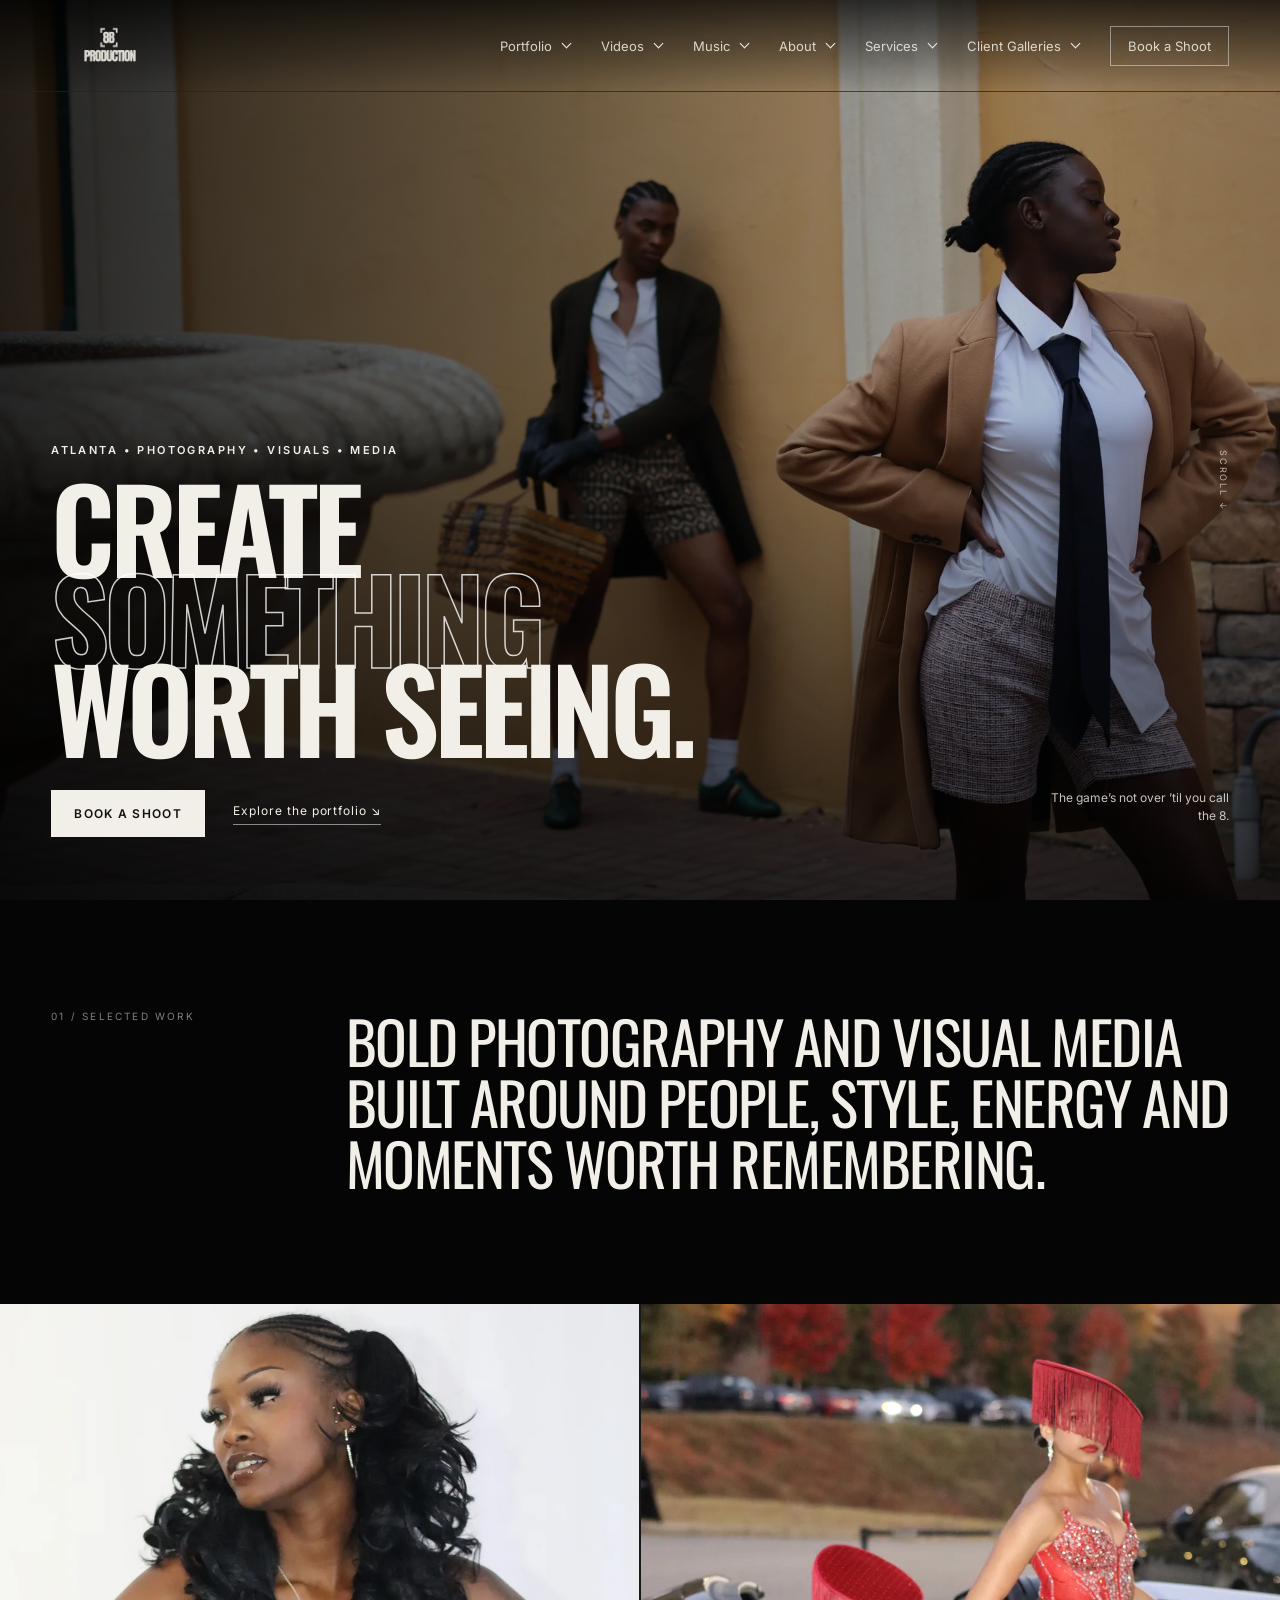
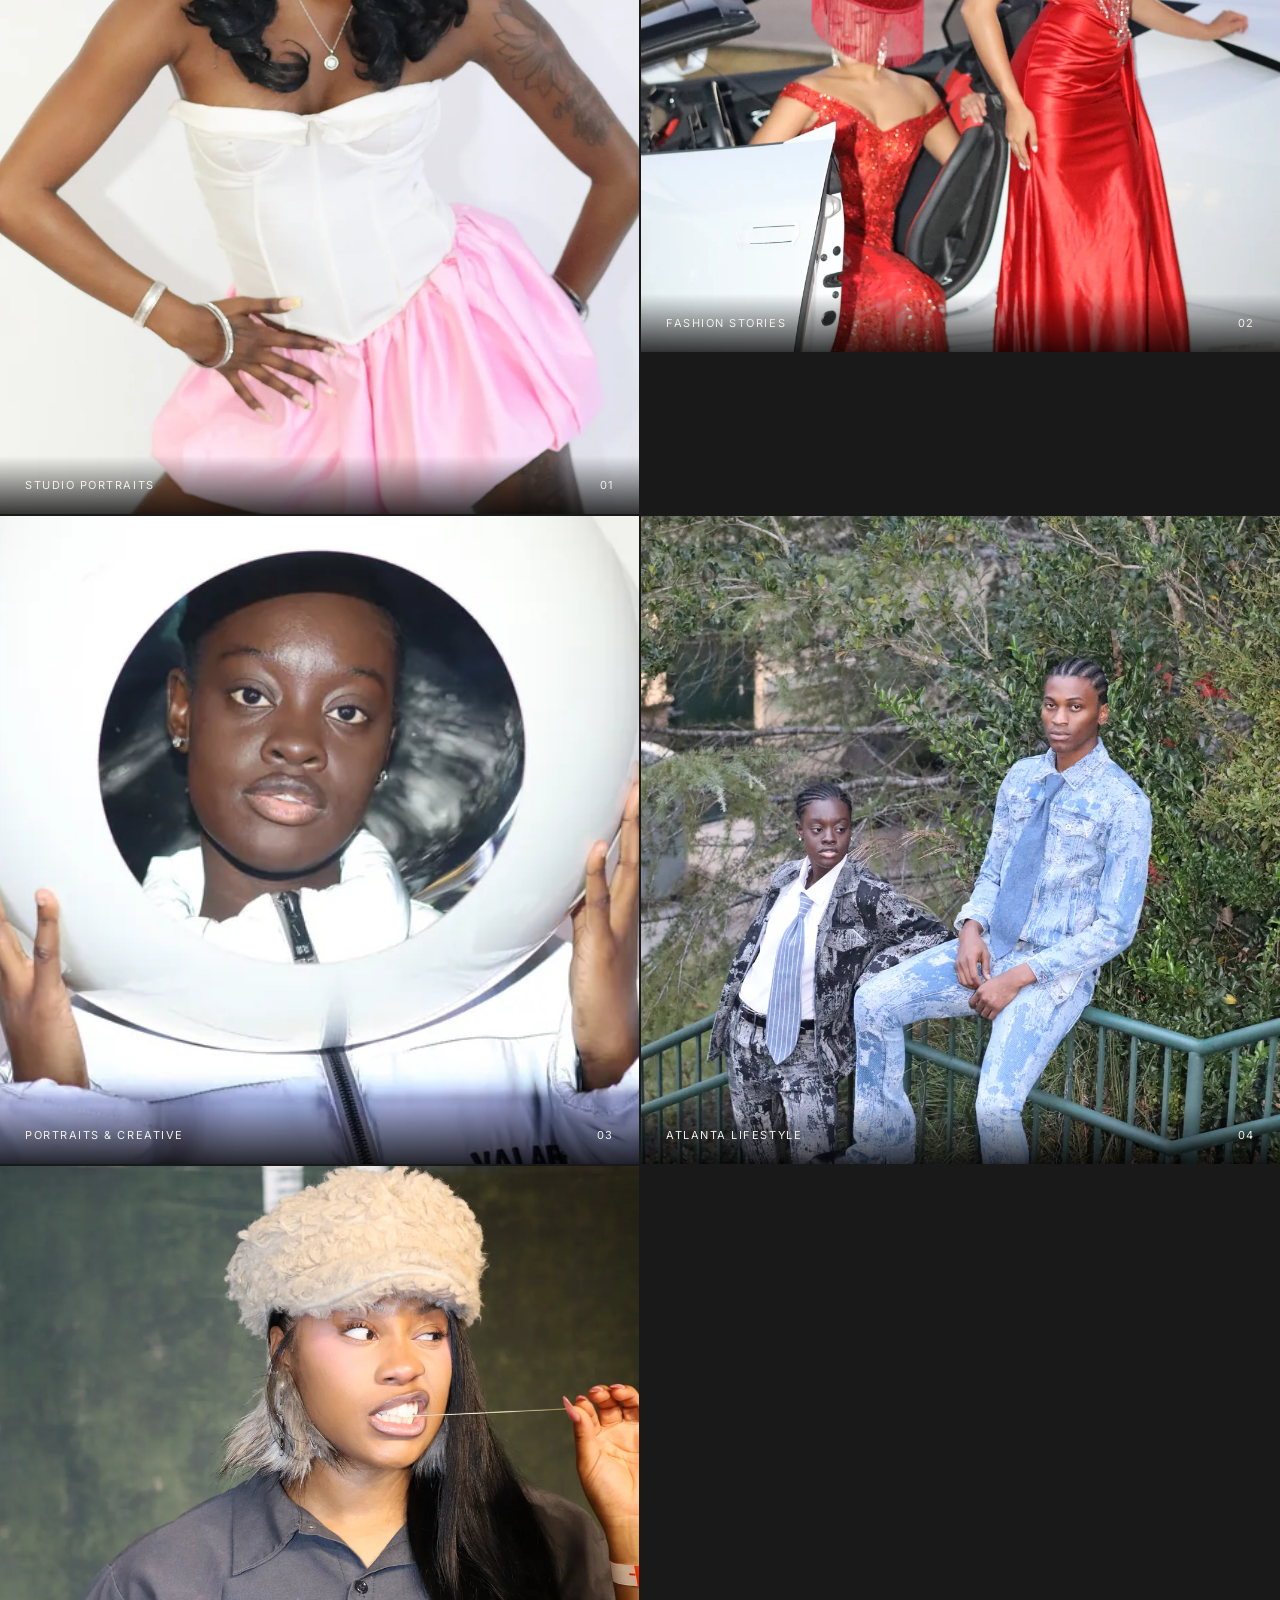
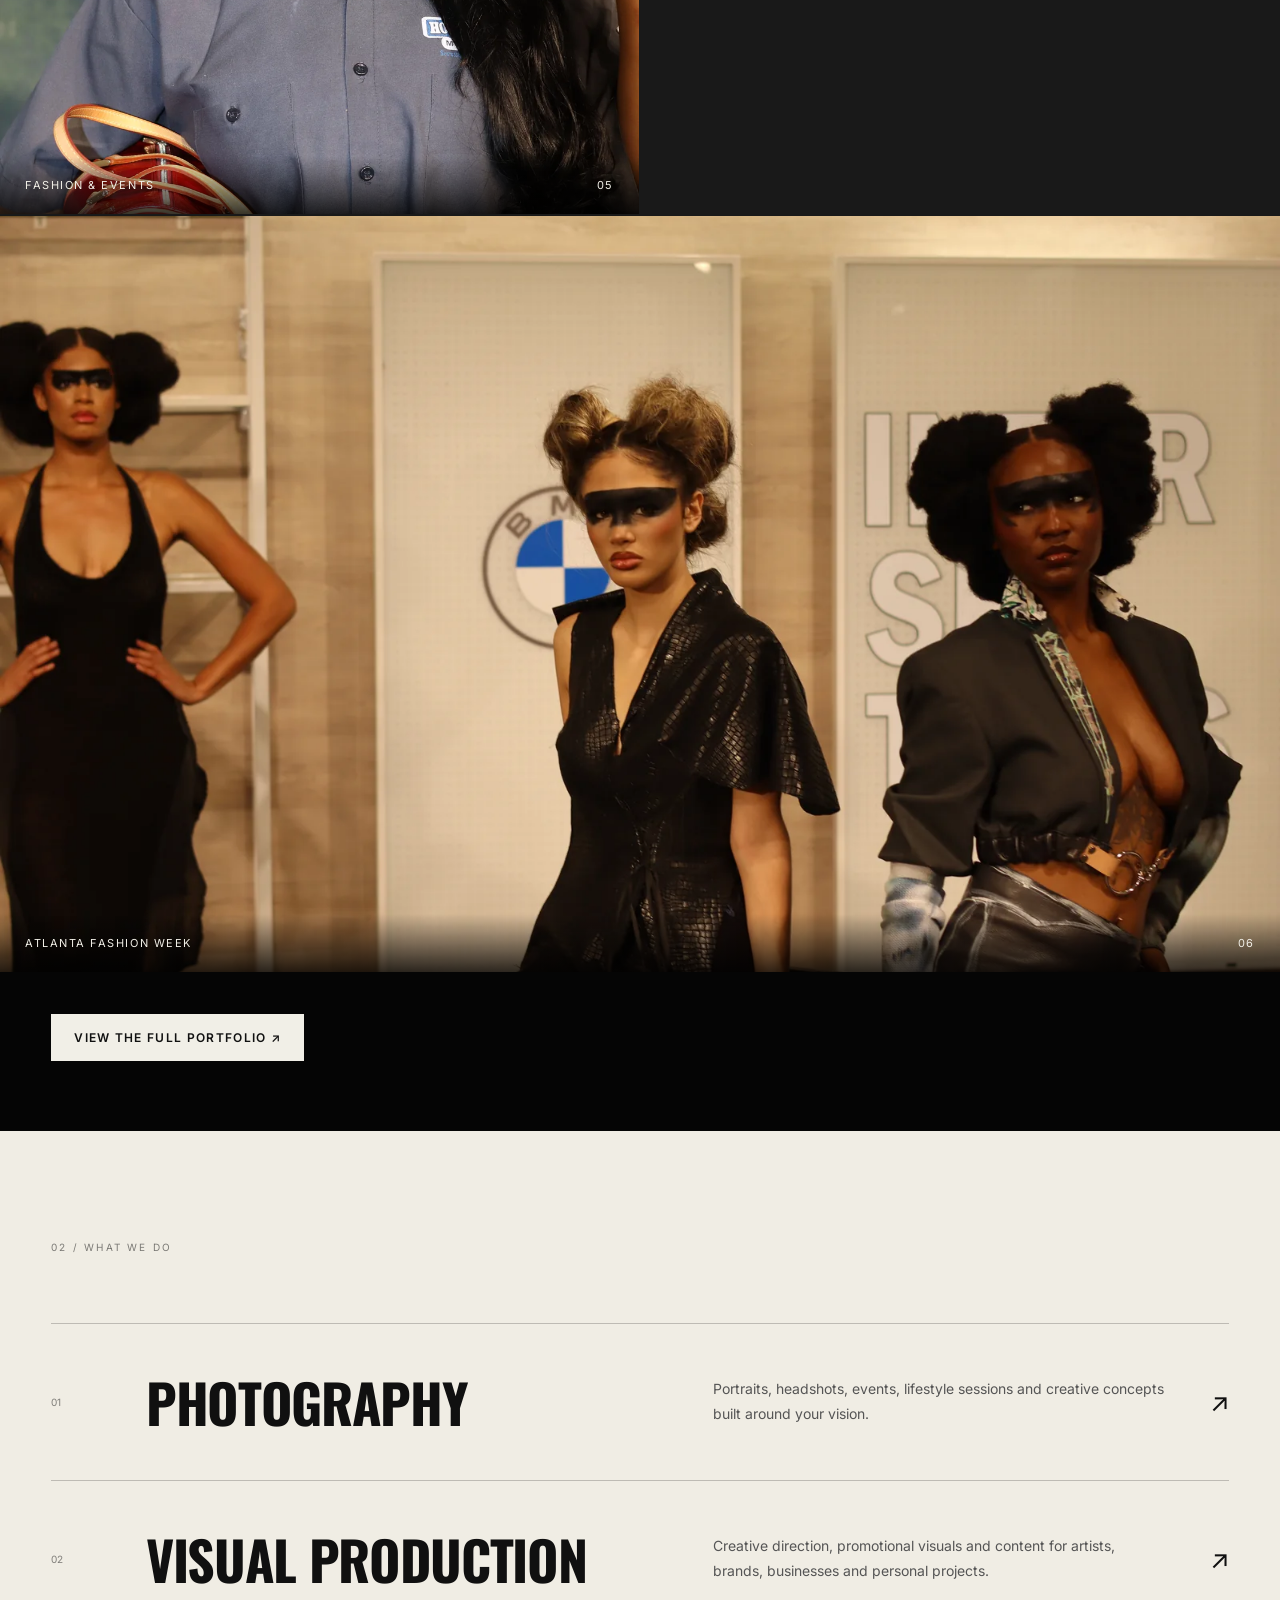
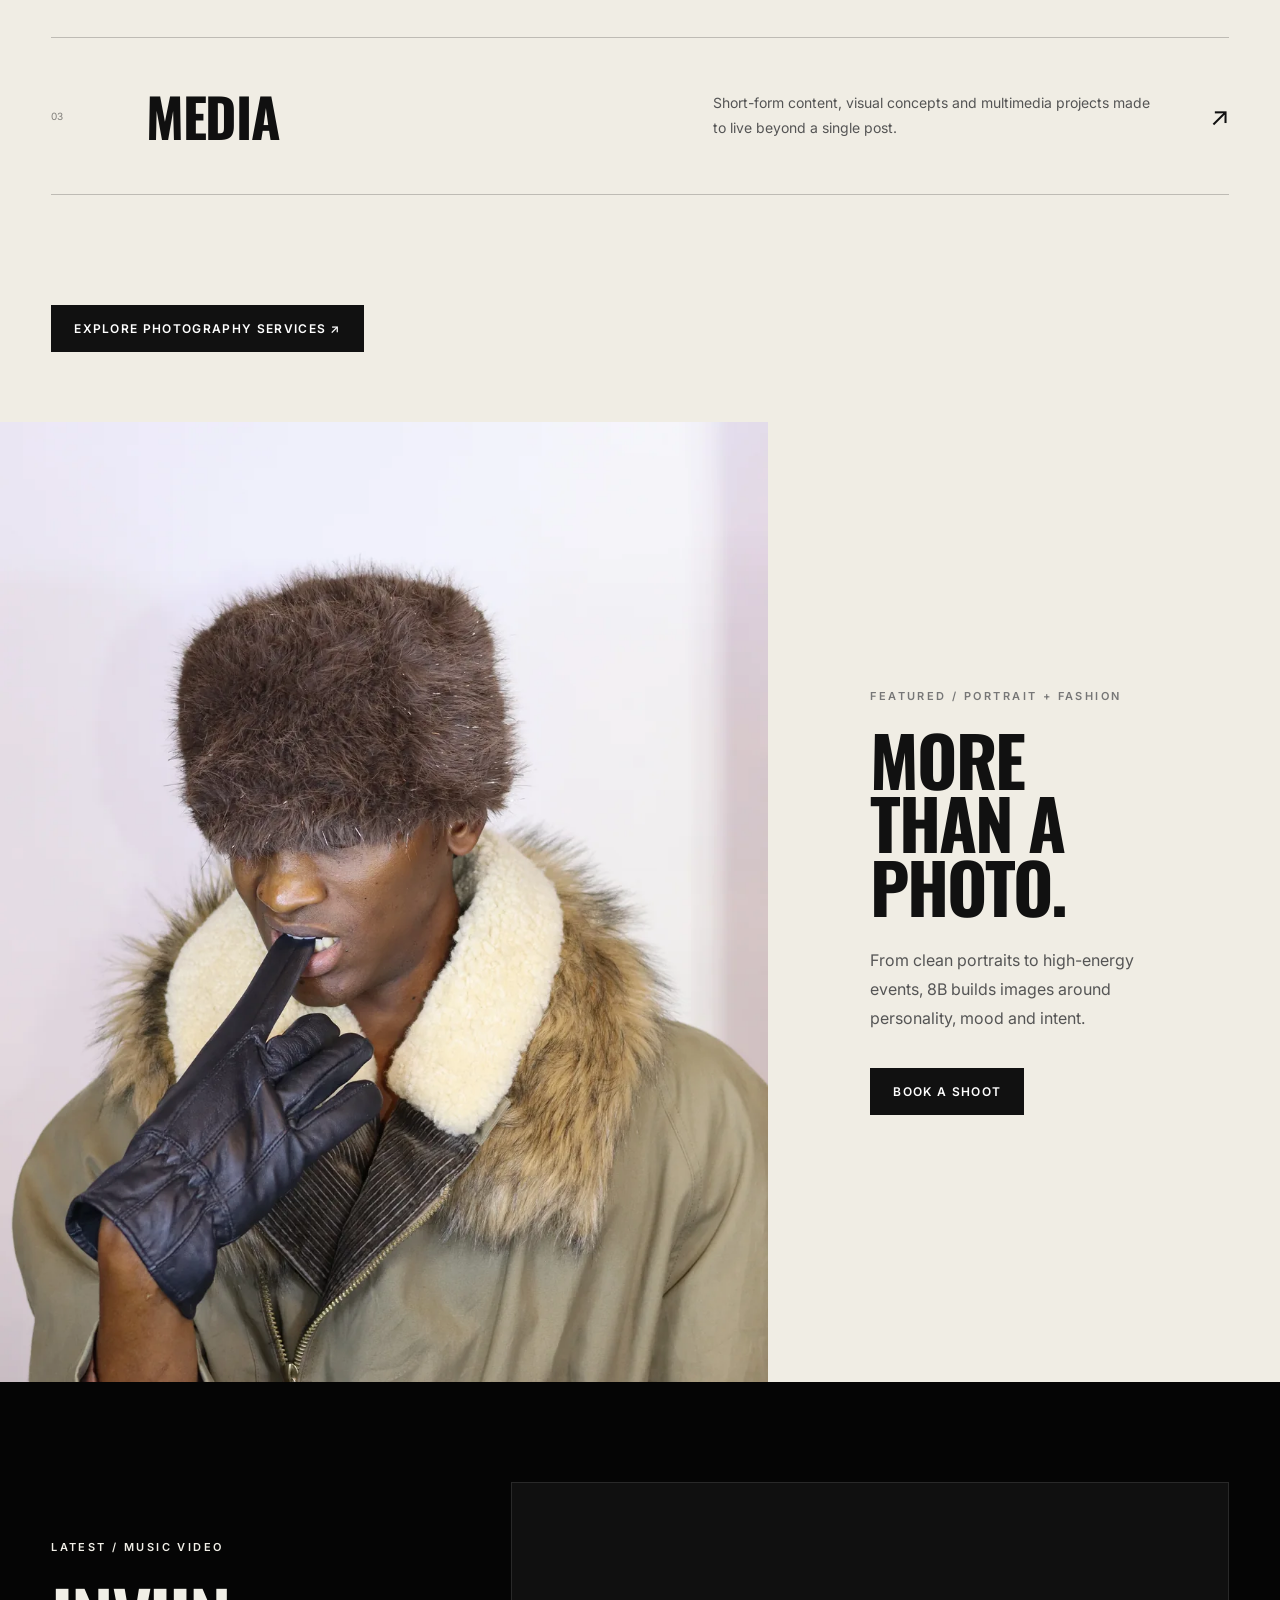
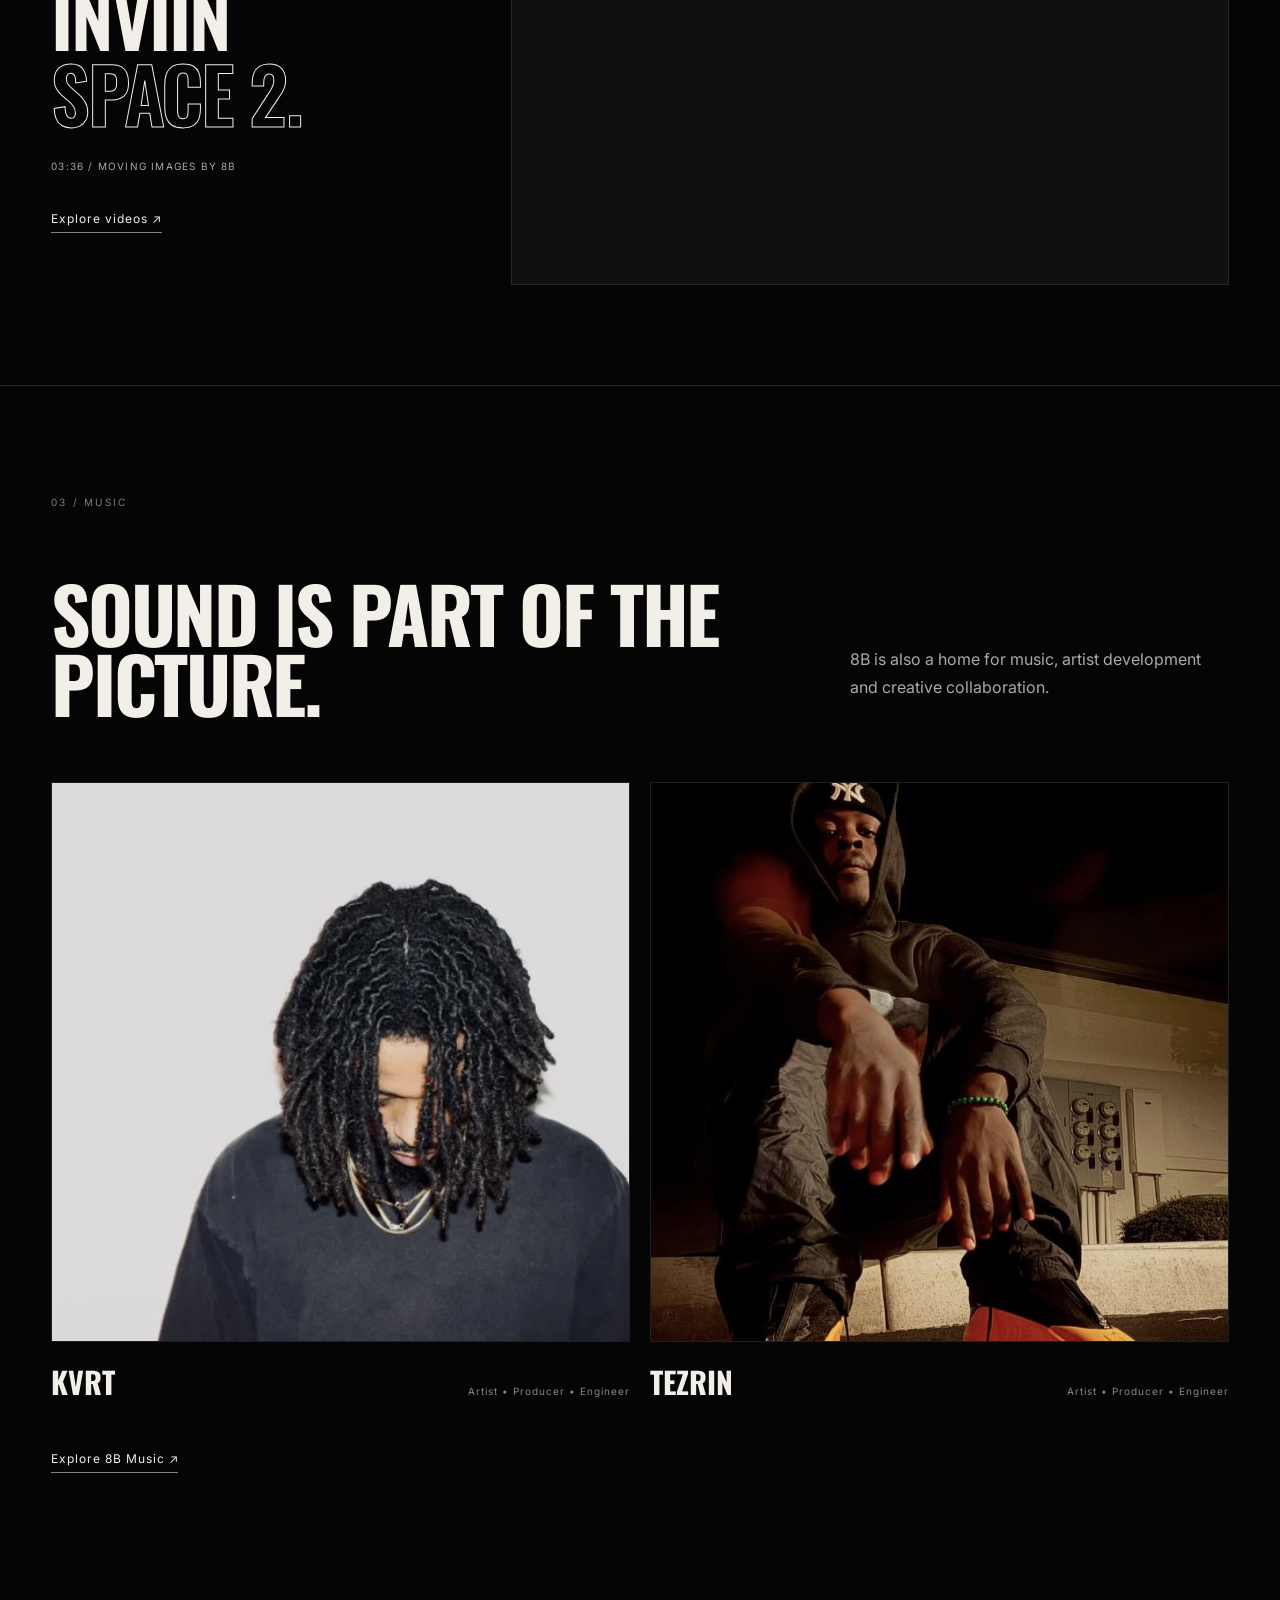
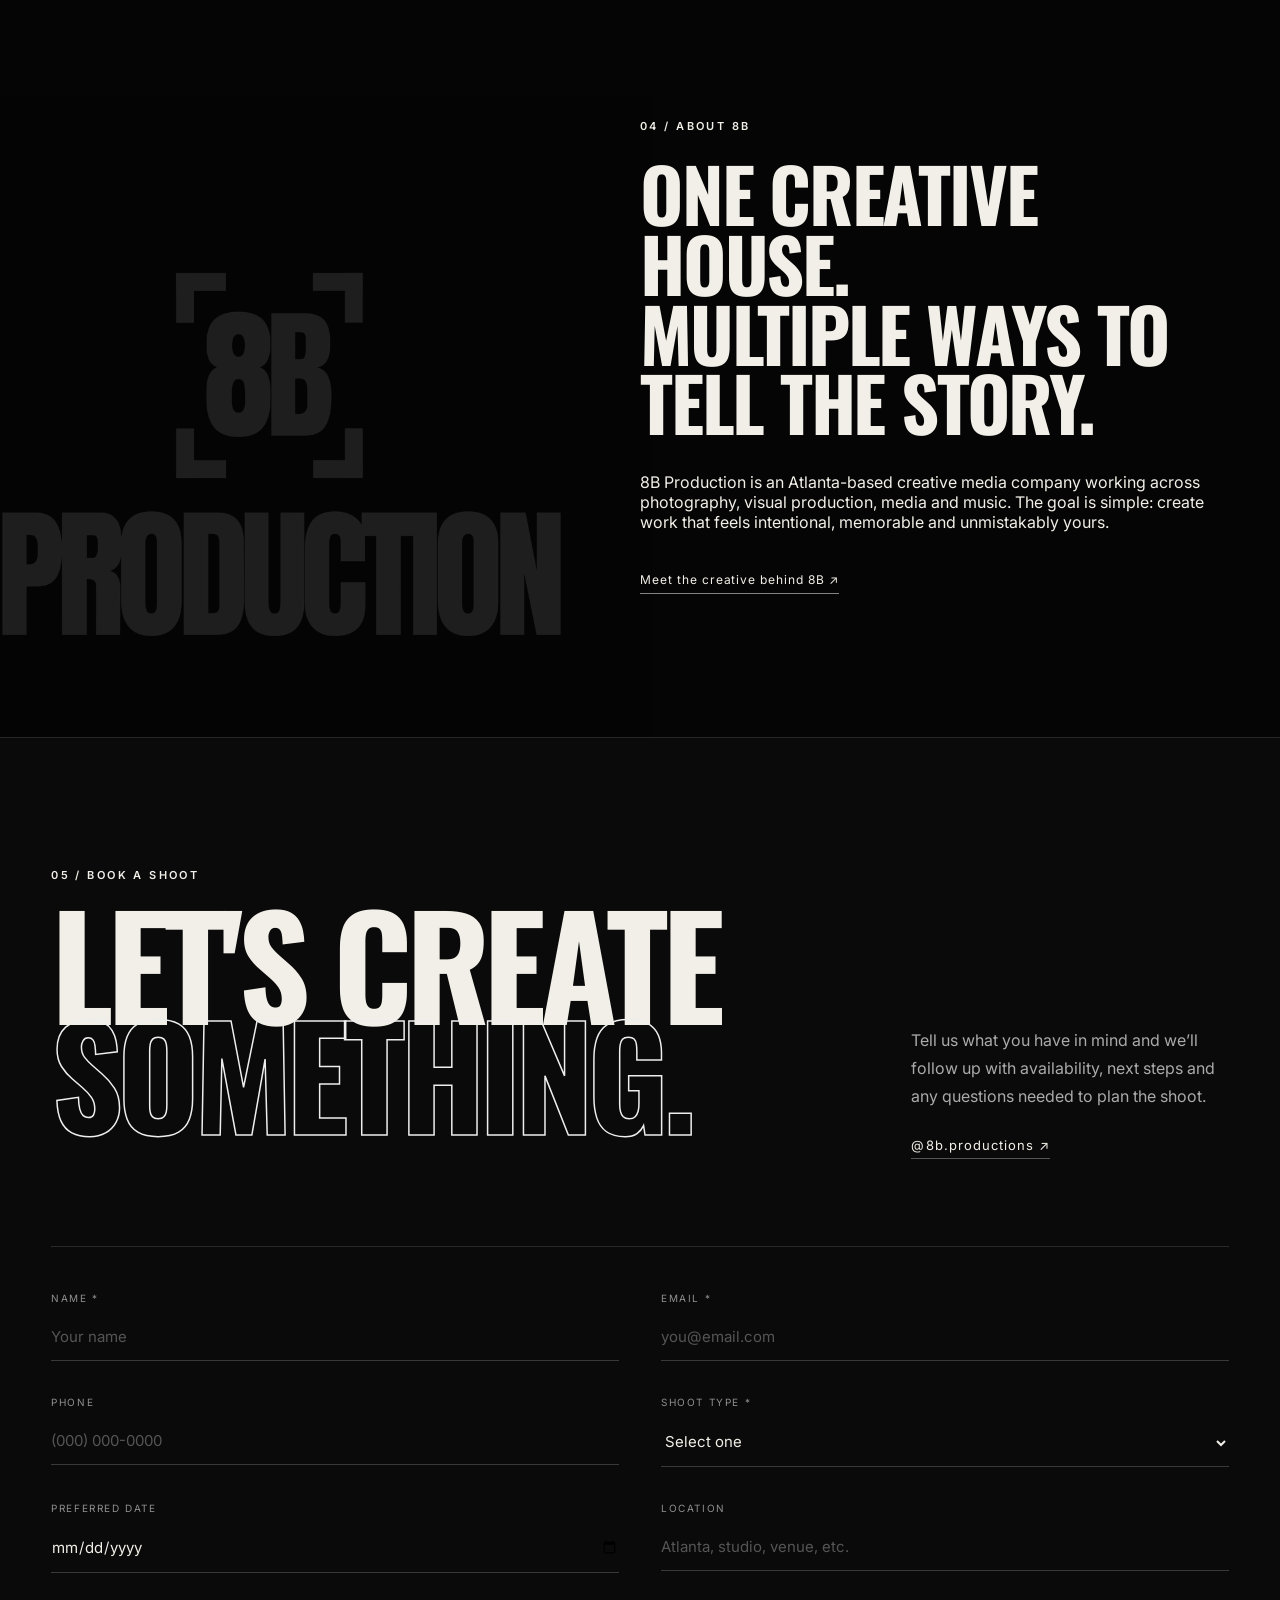
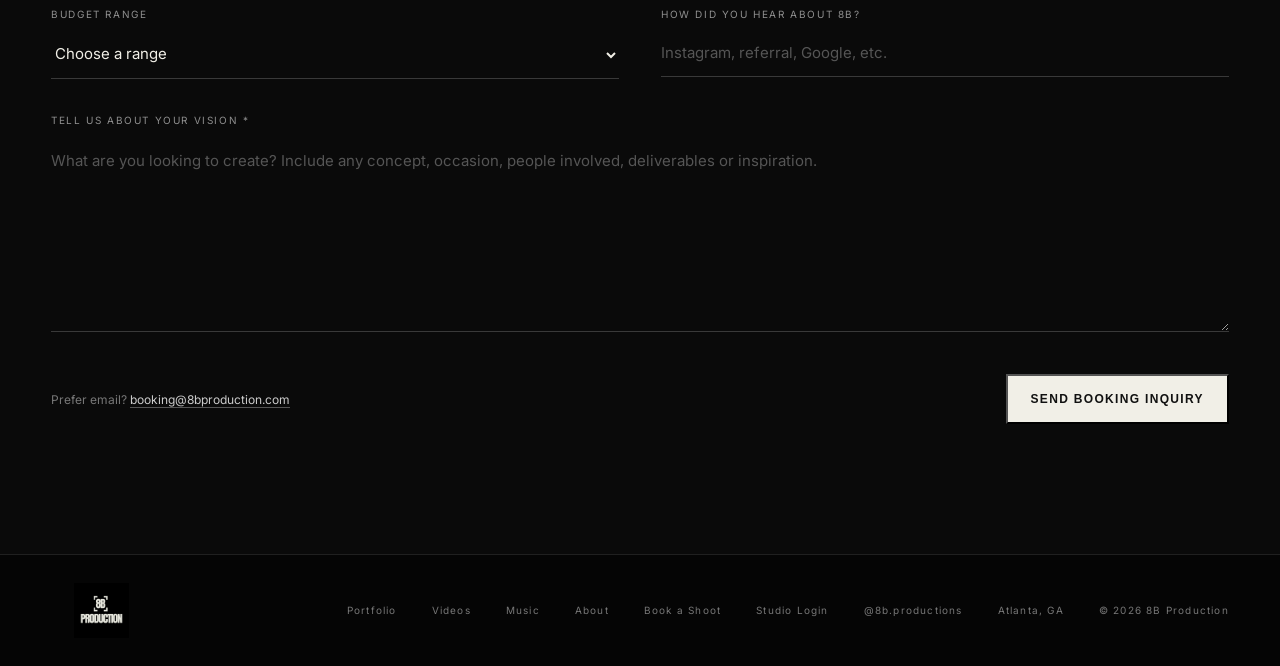
<file: index.html>
<!DOCTYPE html>
<html lang="en">
<head>
  <meta charset="UTF-8" />
  <meta name="viewport" content="width=device-width, initial-scale=1.0" />
  <meta name="description" content="8B Production — Atlanta photography, visual production, media and music." />
  <title>8B Production — Photography • Visuals • Media</title>
  <link rel="icon" href="/favicon.ico" sizes="16x16 32x32 48x48">
  <link rel="icon" href="/favicon.svg" type="image/svg+xml" sizes="any">
  <link rel="preconnect" href="https://fonts.googleapis.com">
  <link rel="preconnect" href="https://fonts.gstatic.com" crossorigin>
  <link href="https://fonts.googleapis.com/css2?family=Inter:wght@400;500;600&family=Oswald:wght@500;600;700&display=swap" rel="stylesheet">
  <link rel="stylesheet" href="assets/css/style.css?v=stock-photos" />
  <link rel="stylesheet" href="assets/css/pages.css?v=header-logo" />
<link rel="canonical" href="https://8bproduction.com/" /><meta property="og:title" content="8B Production — Photography • Visuals • Media" /><meta property="og:description" content="Atlanta photography, visual production, media and music." /><meta property="og:image" content="https://8bproduction.com/assets/images/stock/home-hero.webp" /><meta property="og:type" content="website" /></head>
<body class="home-refreshed">
  <a class="site-skip" href="#main">Skip to content</a>
  <header class="site-header" id="top">
    <a class="brand" href="index.html" aria-label="8B Production home"><img src="assets/images/8b-logo.jpg" alt="8B Production logo" width="118" height="68"></a>
    <button class="menu-toggle" aria-label="Open menu" aria-expanded="false"><span></span><span></span></button>
    <nav class="nav" aria-label="Main navigation">
      <a href="portfolio.html">Portfolio</a>
      <a href="videos.html">Videos</a>
      <a href="music.html">Music</a>
      <a href="about.html">About</a>
      <a href="services.html">Services</a>
      <a href="client-galleries.html">Client Galleries</a>
      <a href="contact.html" class="nav-cta">Book a Shoot</a>
    </nav>
  </header>

  <main id="main">
    <section class="hero">
      <div class="hero-media"></div>
      <div class="hero-overlay"></div>
      <div class="hero-copy reveal">
        <p class="eyebrow">ATLANTA • PHOTOGRAPHY • VISUALS • MEDIA</p>
        <h1>CREATE<br><span>SOMETHING</span><br>WORTH SEEING.</h1>
        <div class="hero-actions">
          <a class="btn btn-light" href="contact.html">Book a Shoot</a>
          <a class="text-link" href="portfolio.html">Explore the portfolio <span>↘</span></a>
        </div>
      </div>
      <p class="hero-tagline">The game’s not over ’til you call the 8.</p>
      <a href="#work" class="scroll-cue" aria-label="Scroll to selected work">SCROLL ↓</a>
    </section>

    <section class="section intro">
      <div class="section-label">01 / SELECTED WORK</div>
      <div class="intro-copy reveal">
        <p>Bold photography and visual media built around people, style, energy and moments worth remembering.</p>
      </div>
    </section>

    <section class="gallery" id="work">
<a aria-label="Explore Studio Portraits" class="gallery-card gallery-card-large reveal" href="portfolio.html?category=portraits">
<img src="assets/images/stock/studio-portrait-1067.webp" srcset="assets/images/stock/studio-portrait-480.webp 480w, assets/images/stock/studio-portrait-1067.webp 1067w" sizes="(max-width: 800px) 100vw, 50vw" alt="Model in a white corset and pink skirt posing in the studio" width="1067" height="1600" loading="lazy" decoding="async" style="object-position:center 20%">
<div class="gallery-caption"><span>Studio Portraits</span><span>01</span></div>
</a>
<a aria-label="Explore Fashion Stories" class="gallery-card reveal" href="portfolio.html?category=fashion">
<img src="assets/images/stock/fashion-story-1067.webp" srcset="assets/images/stock/fashion-story-480.webp 480w, assets/images/stock/fashion-story-1067.webp 1067w" sizes="(max-width: 800px) 100vw, 50vw" alt="Two models in red gowns beside a white car" width="1067" height="1600" loading="lazy" decoding="async" style="object-position:center 32%">
<div class="gallery-caption"><span>Fashion Stories</span><span>02</span></div>
</a>
<a aria-label="Explore Portraits &amp; Creative" class="gallery-card reveal" href="portfolio.html?category=portraits">
<img src="assets/images/stock/creative-portrait-1600.webp" srcset="assets/images/stock/creative-portrait-720.webp 720w, assets/images/stock/creative-portrait-1600.webp 1600w" sizes="(max-width: 800px) 100vw, 50vw" alt="Studio portrait framed by a white space helmet" width="1600" height="1067" loading="lazy" decoding="async" style="object-position:center">
<div class="gallery-caption"><span>Portraits &amp; Creative</span><span>03</span></div>
</a>
<a aria-label="Explore Atlanta Lifestyle" class="gallery-card reveal" href="portfolio.html?category=portraits">
<img src="assets/images/stock/lifestyle-portrait-1067.webp" srcset="assets/images/stock/lifestyle-portrait-480.webp 480w, assets/images/stock/lifestyle-portrait-1067.webp 1067w" sizes="(max-width: 800px) 100vw, 50vw" alt="Two models in patterned suits pose by a railing outdoors" width="1067" height="1600" loading="lazy" decoding="async" style="object-position:center 30%">
<div class="gallery-caption"><span>Atlanta Lifestyle</span><span>04</span></div>
</a>
<a aria-label="Explore Fashion &amp; Events" class="gallery-card reveal" href="portfolio.html?category=fashion">
<img src="assets/images/stock/fashion-detail-1067.webp" srcset="assets/images/stock/fashion-detail-480.webp 480w, assets/images/stock/fashion-detail-1067.webp 1067w" sizes="(max-width: 800px) 100vw, 50vw" alt="Model in a cream hat with a round red handbag" width="1067" height="1600" loading="lazy" decoding="async" style="object-position:center 28%">
<div class="gallery-caption"><span>Fashion &amp; Events</span><span>05</span></div>
</a>
<a aria-label="Explore Atlanta Fashion Week" class="gallery-card gallery-card-wide reveal" href="portfolio.html?category=fashion">
<img src="assets/images/stock/runway-feature-1600.webp" srcset="assets/images/stock/runway-feature-720.webp 720w, assets/images/stock/runway-feature-1600.webp 1600w" sizes="100vw" alt="Three models in black fashion looks at Atlanta Fashion Week" width="1600" height="1067" loading="lazy" decoding="async" style="object-position:center 30%">
<div class="gallery-caption"><span>Atlanta Fashion Week</span><span>06</span></div>
</a>
</section>

    <div class="gallery-more"><a class="btn btn-light" href="portfolio.html">View the full portfolio ↗</a></div>
    <section class="section services" id="services">
      <div class="section-label">02 / WHAT WE DO</div>
      <div class="services-list">
        <article class="service-row reveal">
          <span class="service-number">01</span>
          <h2>Photography</h2>
          <p>Portraits, headshots, events, lifestyle sessions and creative concepts built around your vision.</p>
          <span class="service-arrow">↗</span>
        </article>
        <article class="service-row reveal">
          <span class="service-number">02</span>
          <h2>Visual Production</h2>
          <p>Creative direction, promotional visuals and content for artists, brands, businesses and personal projects.</p>
          <span class="service-arrow">↗</span>
        </article>
        <article class="service-row reveal">
          <span class="service-number">03</span>
          <h2>Media</h2>
          <p>Short-form content, visual concepts and multimedia projects made to live beyond a single post.</p>
          <span class="service-arrow">↗</span>
        </article>
      </div>
    </section>

    <div class="services-more"><a class="btn btn-dark" href="services.html">Explore photography services ↗</a></div>
    <section class="feature">
      <div class="feature-image reveal">
        <img src="assets/images/stock/studio-feature-1067.webp" srcset="assets/images/stock/studio-feature-480.webp 480w, assets/images/stock/studio-feature-1067.webp 1067w" sizes="(max-width: 800px) 100vw, 60vw" alt="Studio portrait of a model wearing a fur hat and shearling collar" width="1067" height="1600" loading="lazy" decoding="async">
      </div>
      <div class="feature-copy reveal">
        <p class="eyebrow dark">FEATURED / PORTRAIT + FASHION</p>
        <h2>More than a photo.</h2>
        <p>From clean portraits to high-energy events, 8B builds images around personality, mood and intent.</p>
        <a class="btn btn-dark" href="contact.html">Book a Shoot</a>
      </div>
    </section>

    <section class="home-film"><div class="home-film-heading"><p class="eyebrow">LATEST / MUSIC VIDEO</p><h2>INVIIN<br><span>SPACE 2.</span></h2><p>03:36 / MOVING IMAGES BY 8B</p><a class="text-link" href="videos.html">Explore videos ↗</a></div><div class="video-frame"><iframe src="https://drive.google.com/file/d/1_Hwz28zoqXqTXw6I2FD77F-N4FBjihuP/preview" title="INVIIN — SPACE 2 music video" allow="autoplay; fullscreen; picture-in-picture" allowfullscreen loading="lazy"></iframe></div></section>

    <section class="section music" id="music">
      <div class="section-label">03 / MUSIC</div>
      <div class="music-heading reveal">
        <h2>Sound is part of the picture.</h2>
        <p>8B is also a home for music, artist development and creative collaboration.</p>
      </div>
      <div class="artist-grid">
        <article class="artist-card reveal">
          <div class="artist-image"><img src="assets/images/kvrt-2026-1440.webp" srcset="assets/images/kvrt-2026-720.webp 720w, assets/images/kvrt-2026-1440.webp 1440w" sizes="(max-width:800px) 90vw, 44vw" alt="KVRT in a black shirt and gold necklaces against a light backdrop" width="1440" height="960" loading="lazy" decoding="async"></div>
          <div class="artist-meta">
            <h3>KVRT</h3>
            <p>Artist • Producer • Engineer</p>
          </div>
        </article>
        <article class="artist-card reveal">
          <div class="artist-image"><img src="assets/images/tezrin.jpg" alt="TEZRIN" loading="lazy"></div>
          <div class="artist-meta">
            <h3>TEZRIN</h3>
            <p>Artist • Producer • Engineer</p>
          </div>
        </article>
      </div>
      <div class="section-readmore"><a class="text-link" href="music.html">Explore 8B Music ↗</a></div>
    </section>

    <section class="about-section" id="about">
      <div class="about-logo"><img src="assets/images/8b-logo.jpg" alt="" /></div>
      <div class="about-copy reveal">
        <p class="eyebrow">04 / ABOUT 8B</p>
        <h2>One creative house.<br>Multiple ways to tell the story.</h2>
        <p>8B Production is an Atlanta-based creative media company working across photography, visual production, media and music. The goal is simple: create work that feels intentional, memorable and unmistakably yours.</p>
        <a class="text-link" href="about.html">Meet the creative behind 8B ↗</a>
      </div>
    </section>

    <section class="contact-section" id="contact">
      <div class="contact-heading">
        <div>
          <p class="eyebrow">05 / BOOK A SHOOT</p>
          <h2 class="reveal">LET'S CREATE<br><span>SOMETHING.</span></h2>
        </div>
        <div class="contact-side">
          <p>Tell us what you have in mind and we’ll follow up with availability, next steps and any questions needed to plan the shoot.</p>
          <a class="social-link" href="https://www.instagram.com/8b.productions/" target="_blank" rel="noopener">@8b.productions ↗</a>
        </div>
      </div>

      <form class="booking-form" action="https://formsubmit.co/booking@8bproduction.com" method="POST">
        <input type="hidden" name="_subject" value="New 8B Production Booking Inquiry">
        <input type="hidden" name="_captcha" value="false">
        <input type="hidden" name="_template" value="table">

        <div class="form-grid">
          <label>
            <span>Name *</span>
            <input type="text" name="name" required autocomplete="name" placeholder="Your name">
          </label>

          <label>
            <span>Email *</span>
            <input type="email" name="email" required autocomplete="email" placeholder="you@email.com">
          </label>

          <label>
            <span>Phone</span>
            <input type="tel" name="phone" autocomplete="tel" placeholder="(000) 000-0000">
          </label>

          <label>
            <span>Shoot Type *</span>
            <select name="shoot_type" required>
              <option value="" selected disabled>Select one</option>
              <option>Portrait Session</option>
              <option>Professional Headshots</option>
              <option>Event Coverage</option>
              <option>Fashion / Editorial</option>
              <option>Creative Concept</option>
              <option>Brand / Business Content</option>
              <option>Media / Visual Production</option>
              <option>Music Video</option>
              <option>Music / Production / Engineering</option>
              <option>Other</option>
            </select>
          </label>

          <label>
            <span>Preferred Date</span>
            <input type="date" name="preferred_date">
          </label>

          <label>
            <span>Location</span>
            <input type="text" name="location" placeholder="Atlanta, studio, venue, etc.">
          </label>

          <label>
            <span>Budget Range</span>
            <select name="budget">
              <option value="" selected>Choose a range</option>
              <option>Under $150</option>
              <option>$150–$300</option>
              <option>$300–$500</option>
              <option>$500–$1,000</option>
              <option>$1,000+</option>
              <option>Not sure yet</option>
            </select>
          </label>

          <label>
            <span>How did you hear about 8B?</span>
            <input type="text" name="referral_source" placeholder="Instagram, referral, Google, etc.">
          </label>

          <label class="form-full">
            <span>Tell us about your vision *</span>
            <textarea name="vision" rows="7" required placeholder="What are you looking to create? Include any concept, occasion, people involved, deliverables or inspiration."></textarea>
          </label>
        </div>

        <div class="form-bottom">
          <p>Prefer email? <a href="mailto:booking@8bproduction.com">booking@8bproduction.com</a></p>
          <button class="btn btn-light" type="submit">Send Booking Inquiry</button>
        </div>
      </form>
    </section>
  </main>

  <footer>
    <a class="brand footer-brand" href="index.html" aria-label="8B Production home"><img src="assets/images/8b-logo.jpg" alt="8B Production logo" width="100" height="55"></a>
    <div class="footer-meta"><a href="portfolio.html">Portfolio</a><a href="videos.html">Videos</a><a href="music.html">Music</a><a href="about.html">About</a><a href="contact.html">Book a Shoot</a><a href="https://eightb-client-delivery.info-c79e.chatgpt.site/admin">Studio Login</a><a href="https://www.instagram.com/8b.productions/" target="_blank" rel="noopener">@8b.productions</a><span>Atlanta, GA</span><span>© <span id="year"></span> 8B Production</span></div>
  </footer>

  <script src="assets/js/main.js?v=menus-3"></script>
</body>
</html>
</file>
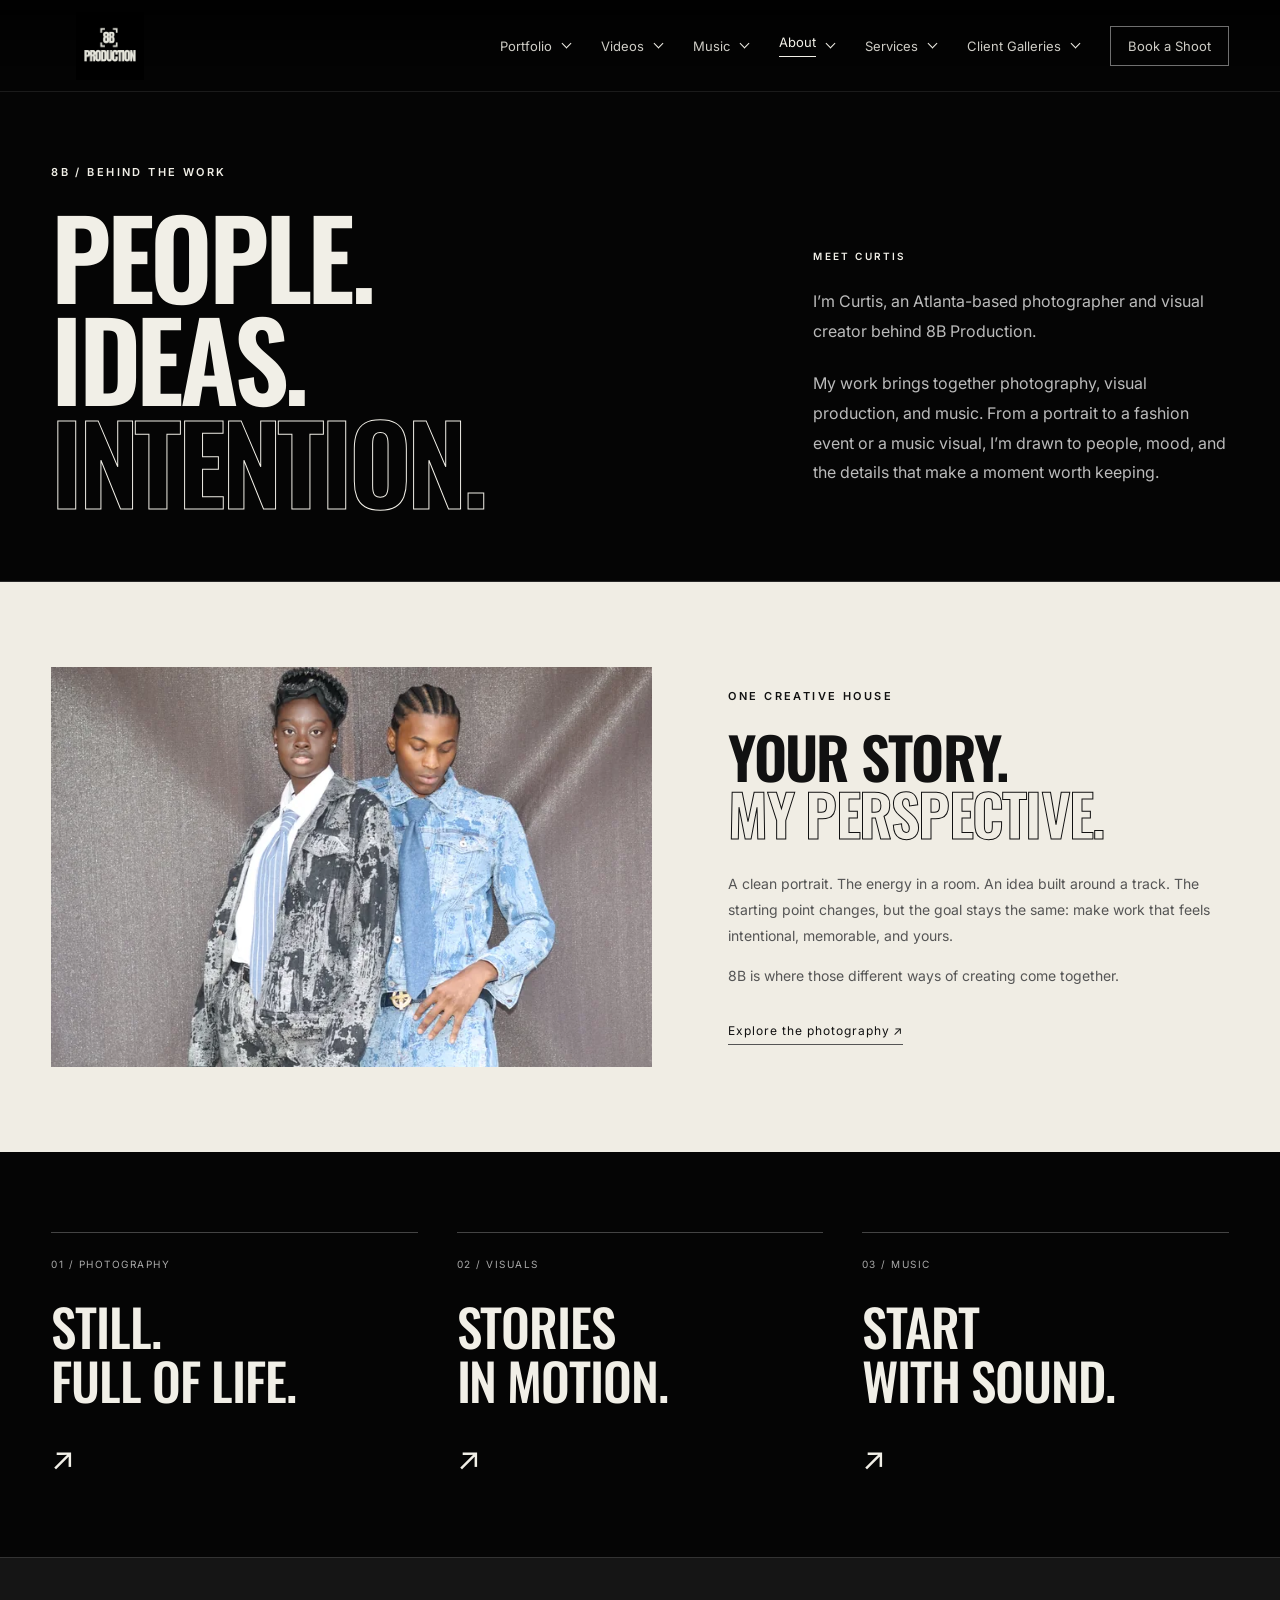
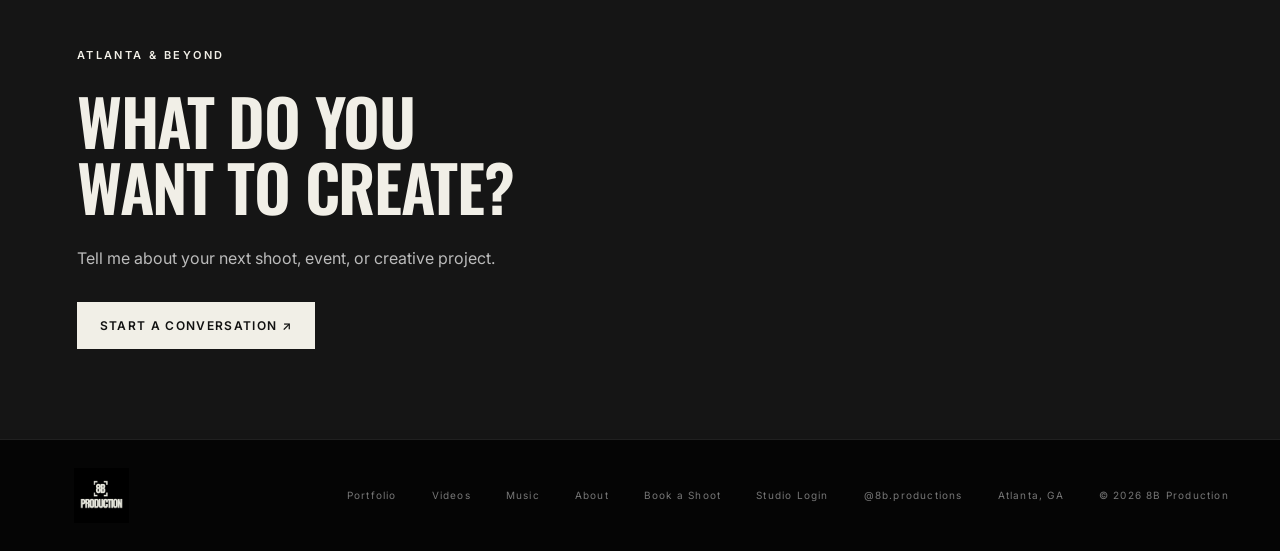
<file: about.html>
<!DOCTYPE html>
<html lang="en">
<head>
  <meta charset="UTF-8">
  <meta name="viewport" content="width=device-width,initial-scale=1">
  <title>About — 8B Production</title>
  <link rel="icon" href="/favicon.ico" sizes="16x16 32x32 48x48">
  <link rel="icon" href="/favicon.svg" type="image/svg+xml" sizes="any">
  <meta name="description" content="Meet Curtis, the Atlanta-based photographer and visual creator behind 8B Production.">
  <link rel="canonical" href="https://8bproduction.com/about.html">
  <meta property="og:title" content="About — 8B Production">
  <meta property="og:description" content="Meet Curtis, the Atlanta-based photographer and visual creator behind 8B Production.">
  <meta property="og:image" content="https://8bproduction.com/assets/images/8b-logo.jpg">
  <meta property="og:type" content="website">
  <link rel="preconnect" href="https://fonts.googleapis.com">
  <link rel="preconnect" href="https://fonts.gstatic.com" crossorigin>
  <link href="https://fonts.googleapis.com/css2?family=Inter:wght@400;500;600&amp;family=Oswald:wght@500;600;700&amp;display=swap" rel="stylesheet">
  <link rel="stylesheet" href="assets/css/style.css?v=menus-2">
  <link rel="stylesheet" href="assets/css/pages.css">
</head>
<body class="detail-page">
  <a class="site-skip" href="#main">Skip to content</a>
  <header class="site-header" id="top">
    <a class="brand" href="index.html" aria-label="8B Production home"><img src="assets/images/8b-logo.jpg" alt="8B Production logo" width="118" height="68"></a>
    <button class="menu-toggle" aria-label="Open menu" aria-expanded="false"><span></span><span></span></button>
    <nav class="nav" aria-label="Main navigation">
      <a href="portfolio.html">Portfolio</a>
      <a href="videos.html">Videos</a>
      <a href="music.html">Music</a>
      <a href="about.html" aria-current="page">About</a>
      <a href="services.html">Services</a>
      <a href="client-galleries.html">Client Galleries</a>
      <a href="contact.html" class="nav-cta">Book a Shoot</a>
    </nav>
  </header>
  <main id="main">

    <section class="screen-intro about-intro nav-destination" id="meet-curtis" tabindex="-1">
      <p class="eyebrow">8B / BEHIND THE WORK</p>
      <div class="screen-intro-line"><h1>PEOPLE.<br>IDEAS.<br><span>INTENTION.</span></h1><div class="about-opening"><p class="eyebrow">MEET CURTIS</p><p>I’m Curtis, an Atlanta-based photographer and visual creator behind 8B Production.</p><p>My work brings together photography, visual production, and music. From a portrait to a fashion event or a music visual, I’m drawn to people, mood, and the details that make a moment worth keeping.</p></div></div>
    </section>
    <section class="about-story nav-destination" id="our-story" tabindex="-1" aria-labelledby="story-title">
      <div class="about-story-photo"><img src="assets/images/stock/about-story-1600.webp" srcset="assets/images/stock/about-story-720.webp 720w, assets/images/stock/about-story-1600.webp 1600w" sizes="(max-width: 1000px) 90vw, 52vw" alt="Two models in patterned denim and dark suiting pose in the studio" width="1600" height="1067" loading="lazy" decoding="async"></div>
      <div class="about-story-copy"><p class="eyebrow">ONE CREATIVE HOUSE</p><h2 id="story-title">YOUR STORY.<br><span>MY PERSPECTIVE.</span></h2><p>A clean portrait. The energy in a room. An idea built around a track. The starting point changes, but the goal stays the same: make work that feels intentional, memorable, and yours.</p><p>8B is where those different ways of creating come together.</p><a class="text-link" href="portfolio.html">Explore the photography ↗</a></div>
    </section>
    <section class="creative-directions nav-destination" id="explore-8b" tabindex="-1" aria-label="Explore 8B Production"><a href="portfolio.html"><span>01 / PHOTOGRAPHY</span><h2>STILL.<br>FULL OF LIFE.</h2><span aria-hidden="true">↗</span></a><a href="videos.html"><span>02 / VISUALS</span><h2>STORIES<br>IN MOTION.</h2><span aria-hidden="true">↗</span></a><a href="music.html"><span>03 / MUSIC</span><h2>START<br>WITH SOUND.</h2><span aria-hidden="true">↗</span></a></section>
    <section class="page-cta"><p class="eyebrow">ATLANTA & BEYOND</p><h2>WHAT DO YOU<br>WANT TO CREATE?</h2><p>Tell me about your next shoot, event, or creative project.</p><a class="btn btn-light" href="contact.html">Start a conversation ↗</a></section>

  </main>
  <footer>
    <a class="brand footer-brand" href="index.html" aria-label="8B Production home"><img src="assets/images/8b-logo.jpg" alt="8B Production logo" width="100" height="55"></a>
    <div class="footer-meta"><a href="portfolio.html">Portfolio</a><a href="videos.html">Videos</a><a href="music.html">Music</a><a href="about.html">About</a><a href="contact.html">Book a Shoot</a><a href="https://eightb-client-delivery.info-c79e.chatgpt.site/admin">Studio Login</a><a href="https://www.instagram.com/8b.productions/" target="_blank" rel="noopener">@8b.productions</a><span>Atlanta, GA</span><span>© <span id="year"></span> 8B Production</span></div>
  </footer>
  <script src="assets/js/main.js?v=menus-3"></script>
</body>
</html>
</file>
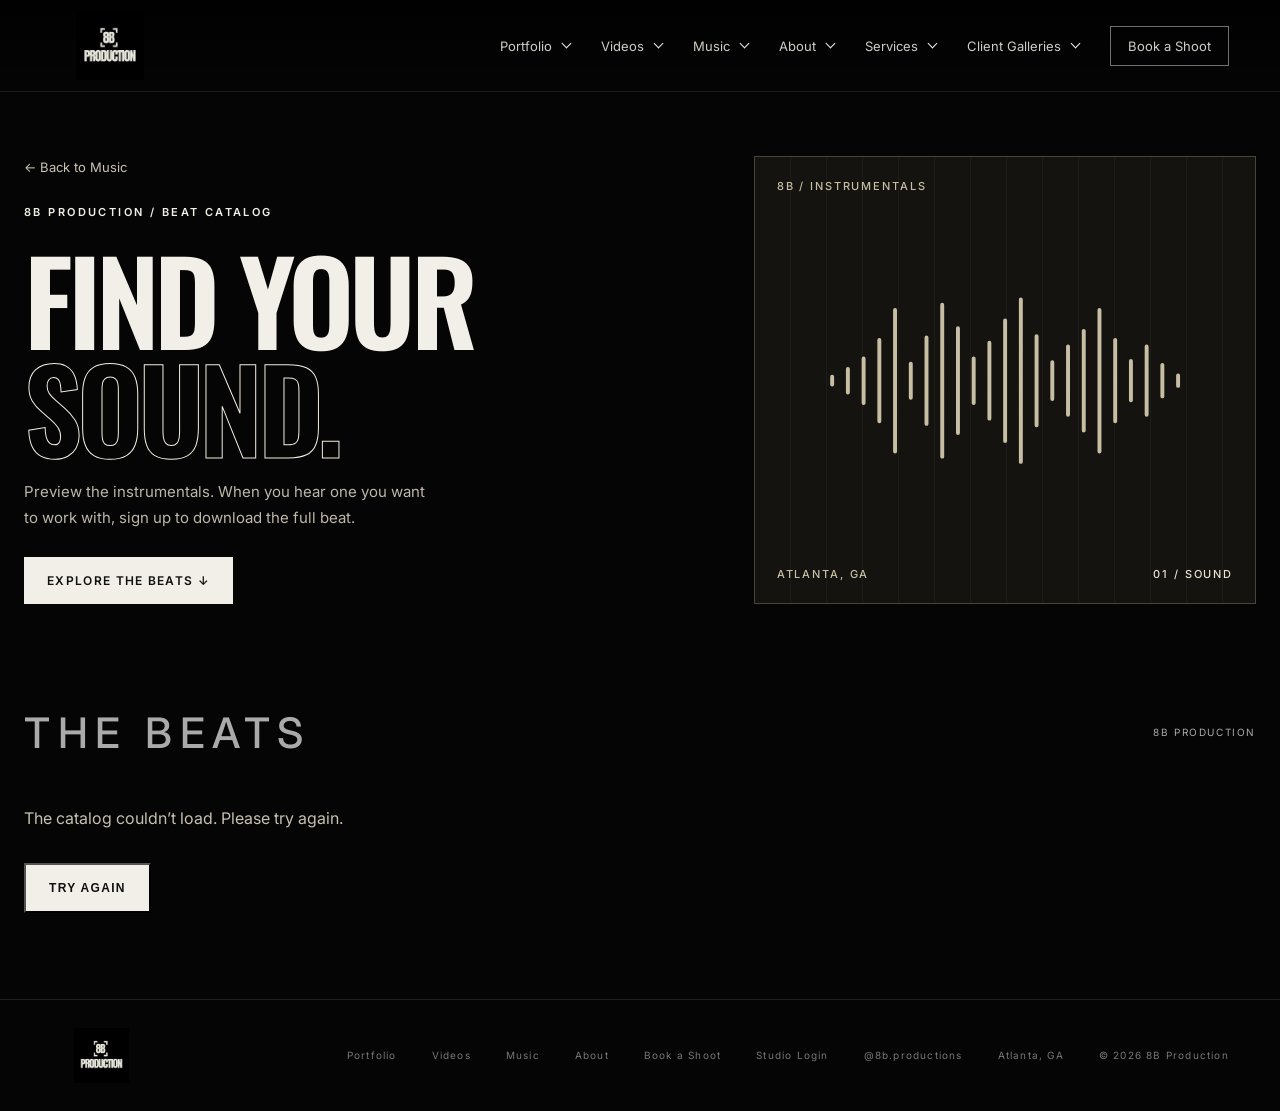
<file: beats.html>
<!DOCTYPE html>
<html lang="en">
<head>
  <meta charset="UTF-8">
  <meta name="viewport" content="width=device-width,initial-scale=1">
  <title>Beats — 8B Production</title>
  <link rel="icon" href="/favicon.ico" sizes="16x16 32x32 48x48">
  <link rel="icon" href="/favicon.svg" type="image/svg+xml" sizes="any">
  <meta name="description" content="Preview instrumentals from 8B Production and sign up to download your favorites.">
  <link rel="canonical" href="https://8bproduction.com/beats.html">
  <meta property="og:title" content="Beats — 8B Production">
  <meta property="og:description" content="Preview instrumentals from 8B Production and sign up to download your favorites.">
  <meta property="og:image" content="https://8bproduction.com/assets/images/kvrt-2026-1440.webp">
  <meta property="og:type" content="website">
  <link rel="preconnect" href="https://fonts.googleapis.com">
  <link rel="preconnect" href="https://fonts.gstatic.com" crossorigin>
  <link href="https://fonts.googleapis.com/css2?family=Inter:wght@400;500;600&amp;family=Oswald:wght@500;600;700&amp;display=swap" rel="stylesheet">
  <link rel="stylesheet" href="assets/css/style.css?v=menus-2">
  <link rel="stylesheet" href="assets/css/pages.css">
  <link rel="stylesheet" href="assets/css/beats.css">
  <meta name="beats-api" content="https://eightb-client-delivery.info-c79e.chatgpt.site">
  <meta name="referrer" content="no-referrer">
</head>
<body class="detail-page">
  <a class="site-skip" href="#main">Skip to content</a>
  <header class="site-header" id="top">
    <a class="brand" href="index.html" aria-label="8B Production home"><img src="assets/images/8b-logo.jpg" alt="8B Production logo" width="118" height="68"></a>
    <button class="menu-toggle" aria-label="Open menu" aria-expanded="false"><span></span><span></span></button>
    <nav class="nav" aria-label="Main navigation">
      <a href="portfolio.html">Portfolio</a>
      <a href="videos.html">Videos</a>
      <a href="music.html" class="beat-parent-link">Music</a>
      <a href="about.html">About</a>
      <a href="services.html">Services</a>
      <a href="client-galleries.html">Client Galleries</a>
      <a href="contact.html" class="nav-cta">Book a Shoot</a>
    </nav>
  </header>
  <main id="main">

    <section class="beat-hero" aria-labelledby="beats-title">
      <div>
        <a class="beat-back" href="music.html">← Back to Music</a>
        <p class="eyebrow">8B PRODUCTION / BEAT CATALOG</p>
        <h1 id="beats-title">FIND YOUR <span>SOUND.</span></h1>
        <p class="beat-intro">Preview the instrumentals. When you hear one you want to work with, sign up to download the full beat.</p>
        <a class="btn btn-light" href="#beat-catalog">Explore the beats ↓</a>
      </div>
      <div class="beat-art" aria-hidden="true">
        <span>8B / INSTRUMENTALS</span>
        <svg viewBox="0 0 280 145" role="presentation"><path d="M8 [base64]" fill="none" stroke="currentColor" stroke-width="3" stroke-linecap="round"/></svg>
        <span>ATLANTA, GA <b>01 / SOUND</b></span>
      </div>
    </section>
    <section id="beat-catalog" class="beat-catalog" aria-labelledby="catalog-title">
      <div class="section-caption"><h2 id="catalog-title">THE BEATS</h2><span id="beat-count">8B PRODUCTION</span></div>
      <p id="beat-status" class="beat-status" role="status">Loading the beat catalog…</p>
      <button id="beat-retry" class="btn btn-light" hidden>Try again</button>
      <div id="beat-grid" class="beat-grid"></div>
    </section>
    <dialog id="beat-dialog" class="beat-dialog" aria-labelledby="beat-dialog-title">
      <button type="button" class="beat-close" aria-label="Close download">×</button>
      <p class="eyebrow">8B / BEAT DOWNLOAD</p>
      <h2 id="beat-dialog-title">Get the beat</h2>
      <p id="beat-terms" class="beat-terms" hidden></p>
      <form id="beat-signup">
        <label for="beat-email">Email address</label>
        <input type="email" id="beat-email" name="email" autocomplete="email" maxlength="254" placeholder="you@example.com" required>
        <p class="beat-privacy">8B Production saves your email and the beat you choose as a download signup.</p>
        <button class="btn btn-light" type="submit">Unlock download →</button>
      </form>
      <p id="beat-signup-status" role="status"></p>
      <a id="beat-download" class="btn btn-light" rel="noreferrer" hidden>Download beat ↓</a>
    </dialog>

  </main>
  <footer>
    <a class="brand footer-brand" href="index.html" aria-label="8B Production home"><img src="assets/images/8b-logo.jpg" alt="8B Production logo" width="100" height="55"></a>
    <div class="footer-meta"><a href="portfolio.html">Portfolio</a><a href="videos.html">Videos</a><a href="music.html">Music</a><a href="about.html">About</a><a href="contact.html">Book a Shoot</a><a href="https://eightb-client-delivery.info-c79e.chatgpt.site/admin">Studio Login</a><a href="https://www.instagram.com/8b.productions/" target="_blank" rel="noopener">@8b.productions</a><span>Atlanta, GA</span><span>© <span id="year"></span> 8B Production</span></div>
  </footer>
  <script src="assets/js/main.js?v=menus-3"></script>
  <script src="assets/js/beats.js?v=audio-formats"></script>
</body>
</html>
</file>
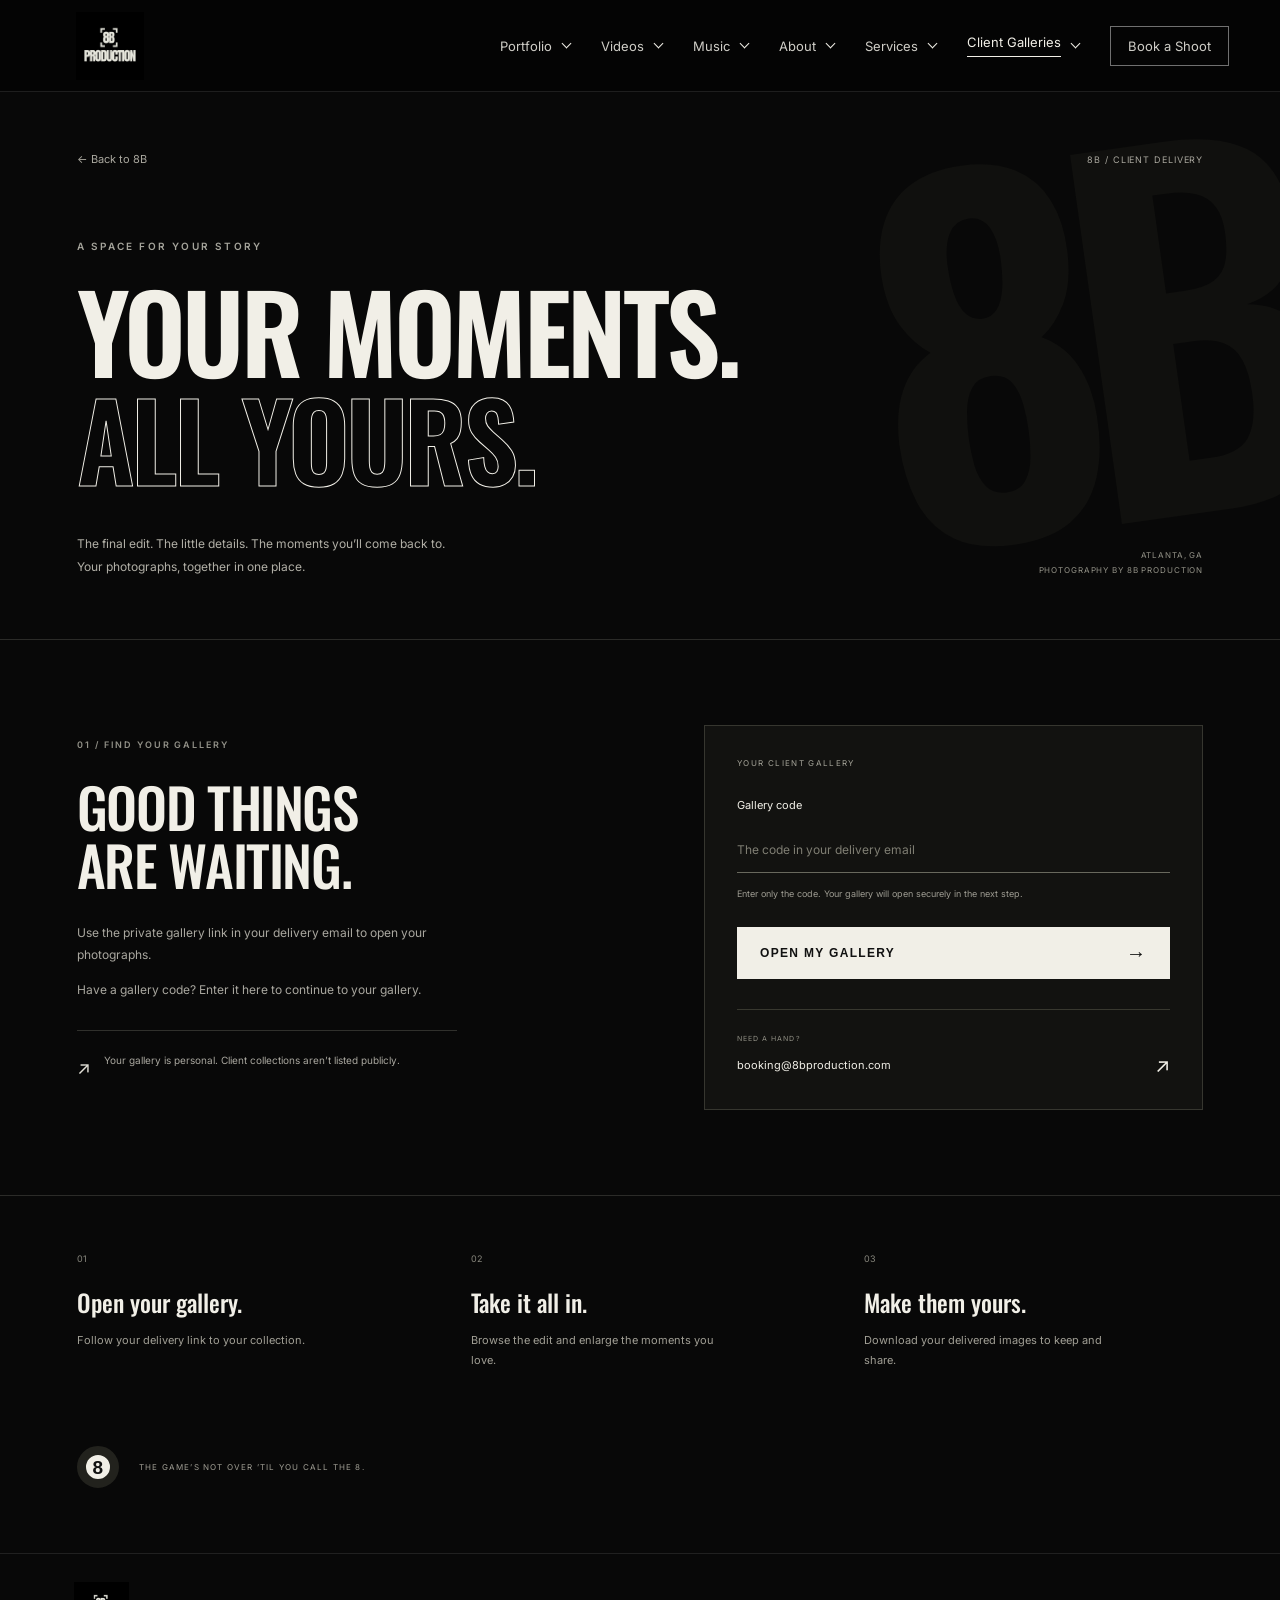
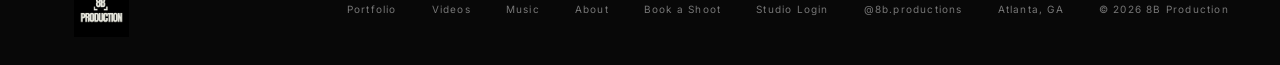
<file: client-galleries.html>
<!DOCTYPE html>
<html lang="en">
<head>
  <meta charset="UTF-8">
  <meta name="viewport" content="width=device-width, initial-scale=1.0">
  <meta name="description" content="Your 8B Production client gallery. View your final photographs and download your delivery.">
  <meta name="robots" content="noindex,nofollow">
  <title>Client Galleries — 8B Production</title>
  <link rel="icon" href="/favicon.ico" sizes="16x16 32x32 48x48">
  <link rel="icon" href="/favicon.svg" type="image/svg+xml" sizes="any">
  <link rel="preconnect" href="https://fonts.googleapis.com">
  <link rel="preconnect" href="https://fonts.gstatic.com" crossorigin>
  <link href="https://fonts.googleapis.com/css2?family=Inter:wght@400;500;600&family=Oswald:wght@500;600;700&display=swap" rel="stylesheet">
  <link rel="stylesheet" href="assets/css/style.css?v=menus-2">
  <link rel="stylesheet" href="assets/css/client-galleries.css">
  <script src="assets/js/client-galleries-config.js" defer></script>
  <script src="assets/js/client-galleries.js" defer></script>
</head>
<body class="client-galleries-page">
  <a class="gallery-skip" href="#gallery-access">Skip to gallery access</a>
  <header class="site-header" id="top">
    <a class="brand" href="index.html" aria-label="8B Production home"><img src="assets/images/8b-logo.jpg" alt="8B Production logo" width="118" height="68"></a>
    <button class="menu-toggle" aria-label="Open menu" aria-expanded="false"><span></span><span></span></button>
    <nav class="nav" aria-label="Main navigation">
      <a href="portfolio.html">Portfolio</a>
      <a href="videos.html">Videos</a>
      <a href="music.html">Music</a>
      <a href="about.html">About</a>
      <a href="services.html">Services</a>
      <a href="client-galleries.html" aria-current="page">Client Galleries</a>
      <a href="contact.html" class="nav-cta">Book a Shoot</a>
    </nav>
  </header>
  <main id="main">
    <section class="client-intro" aria-labelledby="gallery-heading">
      <div class="client-intro-top"><a href="index.html">← Back to 8B</a><span>8B / CLIENT DELIVERY</span></div>
      <p class="eyebrow">A SPACE FOR YOUR STORY</p>
      <h1 id="gallery-heading">YOUR MOMENTS.<br><span>ALL YOURS.</span></h1>
      <div class="client-intro-bottom"><p>The final edit. The little details. The moments you’ll come back to.<br>Your photographs, together in one place.</p><span>ATLANTA, GA<br>PHOTOGRAPHY BY 8B PRODUCTION</span></div>
    </section>
    <section class="client-access nav-destination" id="gallery-access" tabindex="-1" aria-labelledby="access-heading">
      <div class="client-access-copy"><p class="eyebrow">01 / FIND YOUR GALLERY</p><h2 id="access-heading">Good things<br>are waiting.</h2><p>Use the private gallery link in your delivery email to open your photographs.</p><p id="gallery-code-intro" hidden>Have a gallery code? Enter it here to continue to your gallery.</p><p class="client-privacy-note"><span aria-hidden="true">↗</span> Your gallery is personal. Client collections aren’t listed publicly.</p></div>
      <div class="client-access-card">
        <p class="client-card-label">YOUR CLIENT GALLERY</p>
        <form id="gallery-code-form" hidden>
          <label for="gallery-code">Gallery code</label>
          <input id="gallery-code" name="gallery" type="text" autocomplete="off" spellcheck="false" autocapitalize="none" maxlength="80" pattern="[A-Za-z0-9_-]{4,80}" placeholder="The code in your delivery email" aria-describedby="gallery-code-note gallery-code-error" required>
          <p id="gallery-code-note">Enter only the code. Your gallery will open securely in the next step.</p>
          <button type="submit" class="btn btn-light">Open my gallery <span aria-hidden="true">→</span></button>
          <p id="gallery-code-error" class="client-form-error" role="status" aria-live="polite"></p>
        </form>
        <div id="gallery-access-pending"><h3>Your delivery starts<br>with a private link.</h3><p>If you’ve received your delivery email, open the gallery link included there.</p><p>Gallery-code access is being prepared. For help with a delivery, contact 8B below.</p></div>
        <div class="client-card-help"><span>NEED A HAND?</span><a href="mailto:booking@8bproduction.com">booking@8bproduction.com <span aria-hidden="true">↗</span></a></div>
      </div>
    </section>
    <section class="client-process nav-destination" id="gallery-experience" tabindex="-1" aria-label="Your gallery experience"><div><span>01</span><h3>Open your gallery.</h3><p>Follow your delivery link to your collection.</p></div><div><span>02</span><h3>Take it all in.</h3><p>Browse the edit and enlarge the moments you love.</p></div><div><span>03</span><h3>Make them yours.</h3><p>Download your delivered images to keep and share.</p></div></section>
    <div class="client-signoff"><span class="client-eight" aria-hidden="true">8</span><p>THE GAME’S NOT OVER ’TIL YOU CALL THE 8.</p></div>
  </main>
  <footer>
    <a class="brand footer-brand" href="index.html" aria-label="8B Production home"><img src="assets/images/8b-logo.jpg" alt="8B Production logo" width="100" height="55"></a>
    <div class="footer-meta"><a href="portfolio.html">Portfolio</a><a href="videos.html">Videos</a><a href="music.html">Music</a><a href="about.html">About</a><a href="contact.html">Book a Shoot</a><a href="https://eightb-client-delivery.info-c79e.chatgpt.site/admin">Studio Login</a><a href="https://www.instagram.com/8b.productions/" target="_blank" rel="noopener">@8b.productions</a><span>Atlanta, GA</span><span>© <span id="year"></span> 8B Production</span></div>
  </footer>
  <script src="assets/js/main.js?v=menus-3"></script>
</body>
</html>
</file>
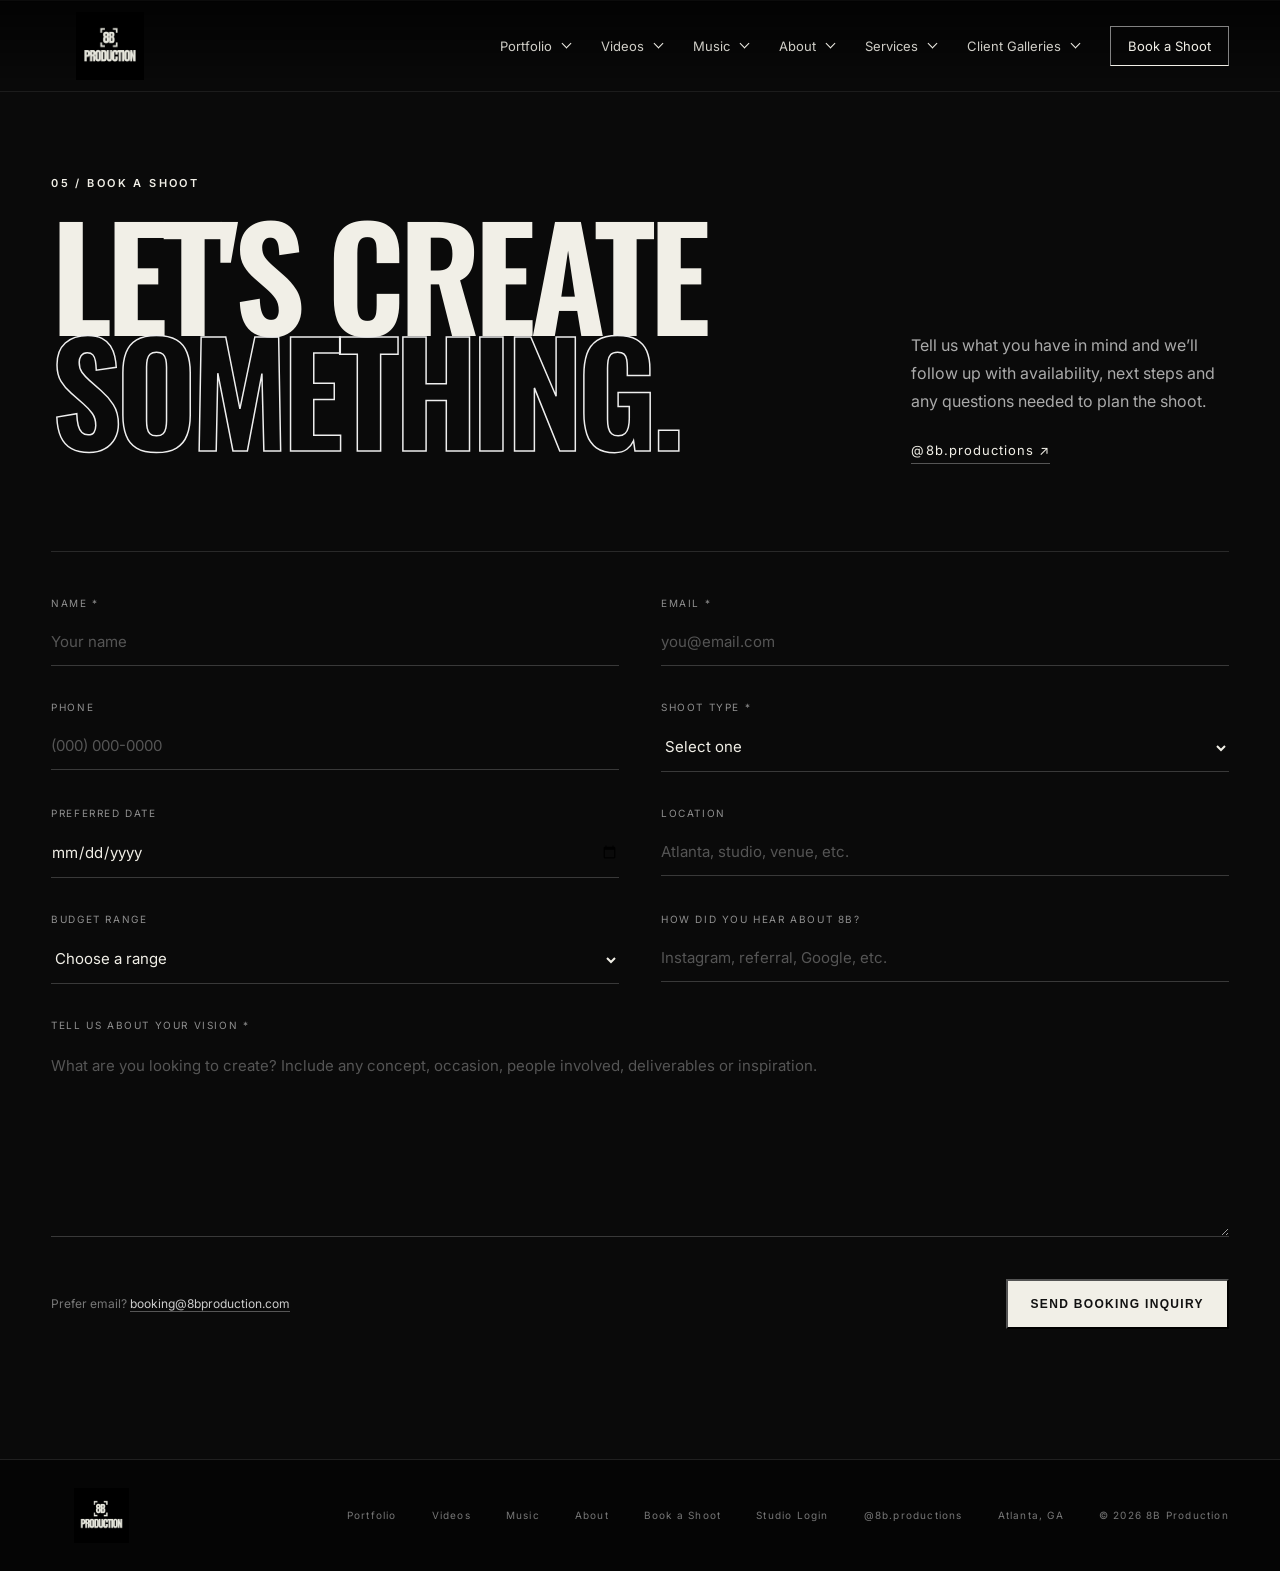
<file: contact.html>
<!DOCTYPE html>
<html lang="en">
<head>
  <meta charset="UTF-8">
  <meta name="viewport" content="width=device-width,initial-scale=1">
  <title>Book a Shoot — 8B Production</title>
  <link rel="icon" href="/favicon.ico" sizes="16x16 32x32 48x48">
  <link rel="icon" href="/favicon.svg" type="image/svg+xml" sizes="any">
  <meta name="description" content="Start a photography, music video or creative project with Atlanta-based 8B Production.">
  <link rel="canonical" href="https://8bproduction.com/contact.html">
  <meta property="og:title" content="Book a Shoot — 8B Production">
  <meta property="og:description" content="Start a photography, music video or creative project with Atlanta-based 8B Production.">
  <meta property="og:image" content="https://8bproduction.com/assets/images/8b-logo.jpg">
  <meta property="og:type" content="website">
  <link rel="preconnect" href="https://fonts.googleapis.com">
  <link rel="preconnect" href="https://fonts.gstatic.com" crossorigin>
  <link href="https://fonts.googleapis.com/css2?family=Inter:wght@400;500;600&amp;family=Oswald:wght@500;600;700&amp;display=swap" rel="stylesheet">
  <link rel="stylesheet" href="assets/css/style.css?v=menus-2">
  <link rel="stylesheet" href="assets/css/pages.css">
</head>
<body class="detail-page">
  <a class="site-skip" href="#main">Skip to content</a>
  <header class="site-header" id="top">
    <a class="brand" href="index.html" aria-label="8B Production home"><img src="assets/images/8b-logo.jpg" alt="8B Production logo" width="118" height="68"></a>
    <button class="menu-toggle" aria-label="Open menu" aria-expanded="false"><span></span><span></span></button>
    <nav class="nav" aria-label="Main navigation">
      <a href="portfolio.html">Portfolio</a>
      <a href="videos.html">Videos</a>
      <a href="music.html">Music</a>
      <a href="about.html">About</a>
      <a href="services.html">Services</a>
      <a href="client-galleries.html">Client Galleries</a>
      <a href="contact.html" aria-current="page" class="nav-cta">Book a Shoot</a>
    </nav>
  </header>
  <main id="main">
<section class="contact-section booking-page" id="contact">
      <div class="contact-heading">
        <div>
          <p class="eyebrow">05 / BOOK A SHOOT</p>
          <h1 class="reveal">LET'S CREATE<br><span>SOMETHING.</span></h1>
        </div>
        <div class="contact-side">
          <p>Tell us what you have in mind and we’ll follow up with availability, next steps and any questions needed to plan the shoot.</p>
          <a class="social-link" href="https://www.instagram.com/8b.productions/" target="_blank" rel="noopener">@8b.productions ↗</a>
        </div>
      </div>

      <form class="booking-form nav-destination" id="booking-form" tabindex="-1" action="https://formsubmit.co/booking@8bproduction.com" method="POST">
        <input type="hidden" name="_subject" value="New 8B Production Booking Inquiry">
        <input type="hidden" name="_captcha" value="false">
        <input type="hidden" name="_template" value="table">

        <div class="form-grid">
          <label>
            <span>Name *</span>
            <input type="text" name="name" required autocomplete="name" placeholder="Your name">
          </label>

          <label>
            <span>Email *</span>
            <input type="email" name="email" required autocomplete="email" placeholder="you@email.com">
          </label>

          <label>
            <span>Phone</span>
            <input type="tel" name="phone" autocomplete="tel" placeholder="(000) 000-0000">
          </label>

          <label>
            <span>Shoot Type *</span>
            <select name="shoot_type" required>
              <option value="" selected disabled>Select one</option>
              <option>Portrait Session</option>
              <option>Professional Headshots</option>
              <option>Event Coverage</option>
              <option>Fashion / Editorial</option>
              <option>Creative Concept</option>
              <option>Brand / Business Content</option>
              <option>Media / Visual Production</option>
              <option>Music Video</option>
              <option>Music / Production / Engineering</option>
              <option>Other</option>
            </select>
          </label>

          <label>
            <span>Preferred Date</span>
            <input type="date" name="preferred_date">
          </label>

          <label>
            <span>Location</span>
            <input type="text" name="location" placeholder="Atlanta, studio, venue, etc.">
          </label>

          <label>
            <span>Budget Range</span>
            <select name="budget">
              <option value="" selected>Choose a range</option>
              <option>Under $150</option>
              <option>$150–$300</option>
              <option>$300–$500</option>
              <option>$500–$1,000</option>
              <option>$1,000+</option>
              <option>Not sure yet</option>
            </select>
          </label>

          <label>
            <span>How did you hear about 8B?</span>
            <input type="text" name="referral_source" placeholder="Instagram, referral, Google, etc.">
          </label>

          <label class="form-full">
            <span>Tell us about your vision *</span>
            <textarea name="vision" rows="7" required placeholder="What are you looking to create? Include any concept, occasion, people involved, deliverables or inspiration."></textarea>
          </label>
        </div>

        <div class="form-bottom">
          <p>Prefer email? <a href="mailto:booking@8bproduction.com">booking@8bproduction.com</a></p>
          <button class="btn btn-light" type="submit">Send Booking Inquiry</button>
        </div>
      </form>
    </section>
  </main>
  <footer>
    <a class="brand footer-brand" href="index.html" aria-label="8B Production home"><img src="assets/images/8b-logo.jpg" alt="8B Production logo" width="100" height="55"></a>
    <div class="footer-meta"><a href="portfolio.html">Portfolio</a><a href="videos.html">Videos</a><a href="music.html">Music</a><a href="about.html">About</a><a href="contact.html">Book a Shoot</a><a href="https://eightb-client-delivery.info-c79e.chatgpt.site/admin">Studio Login</a><a href="https://www.instagram.com/8b.productions/" target="_blank" rel="noopener">@8b.productions</a><span>Atlanta, GA</span><span>© <span id="year"></span> 8B Production</span></div>
  </footer>
  <script src="assets/js/main.js?v=menus-3"></script>
</body>
</html>
</file>
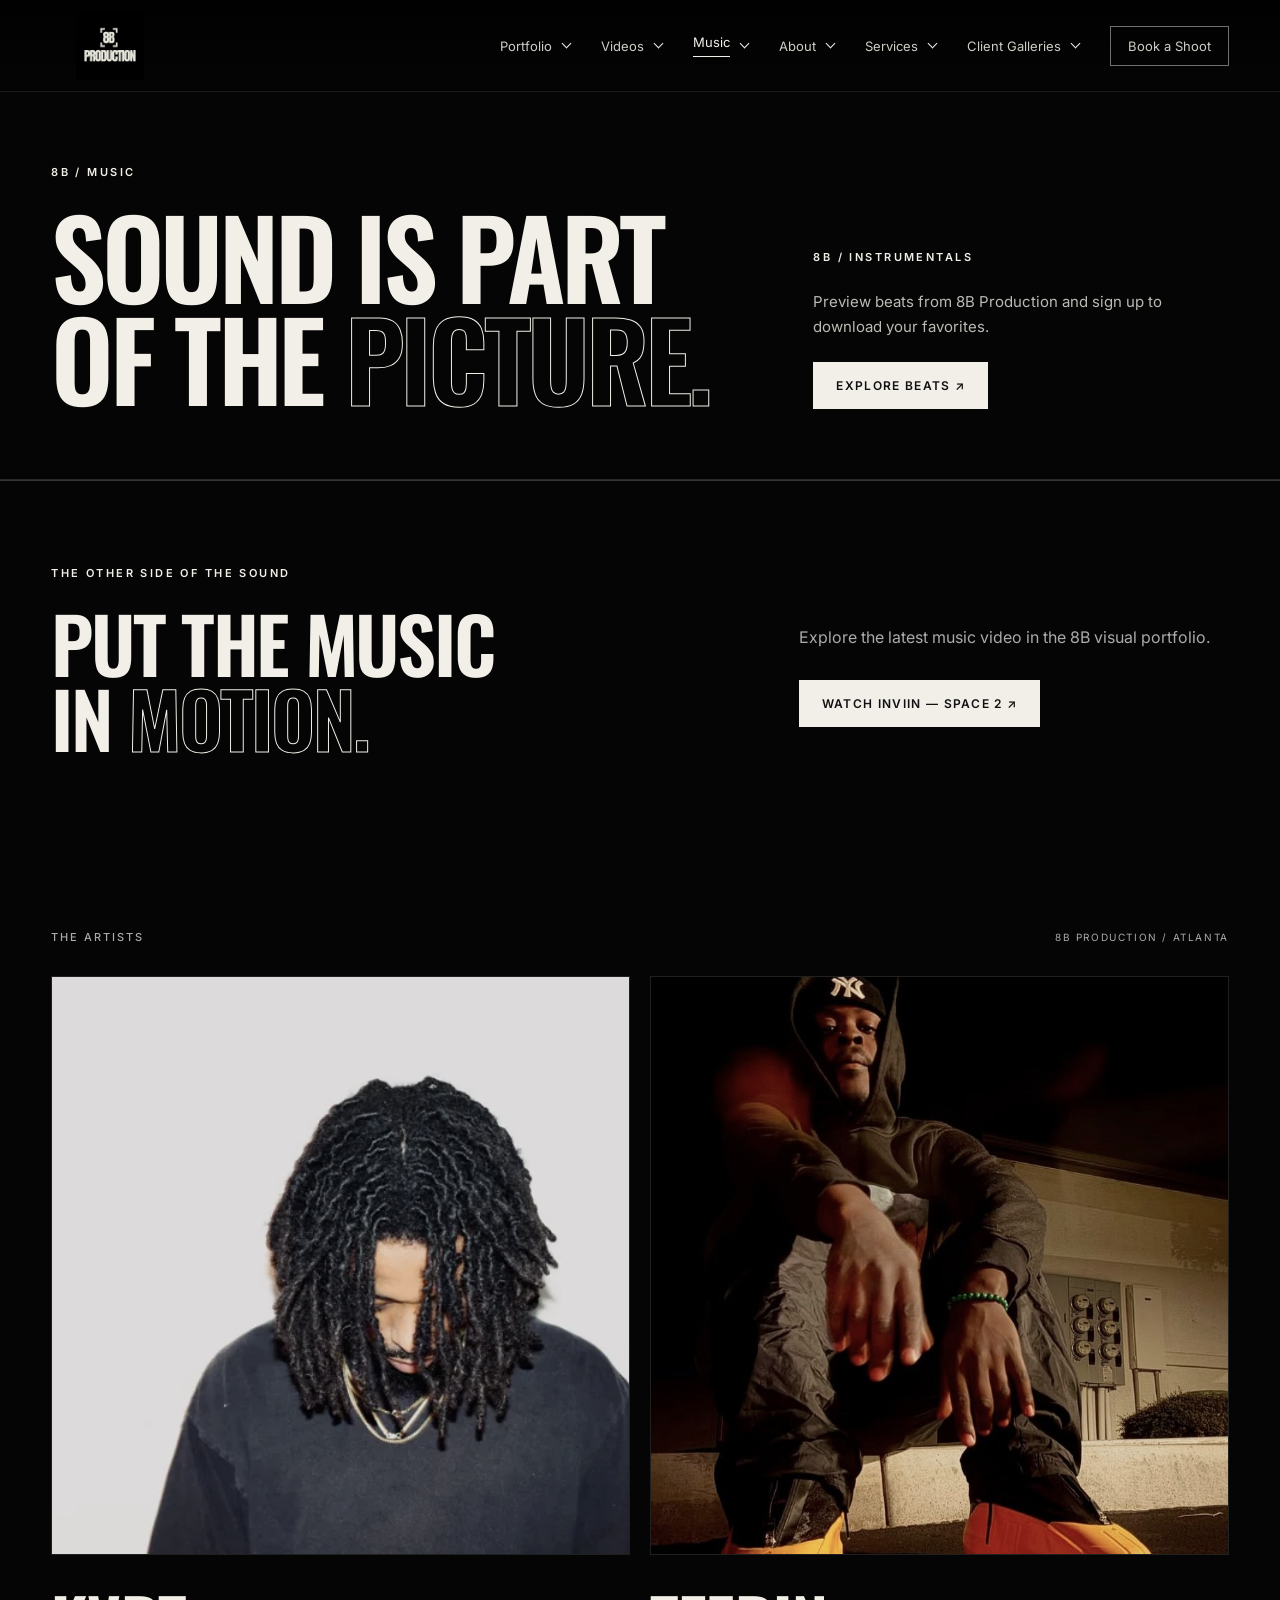
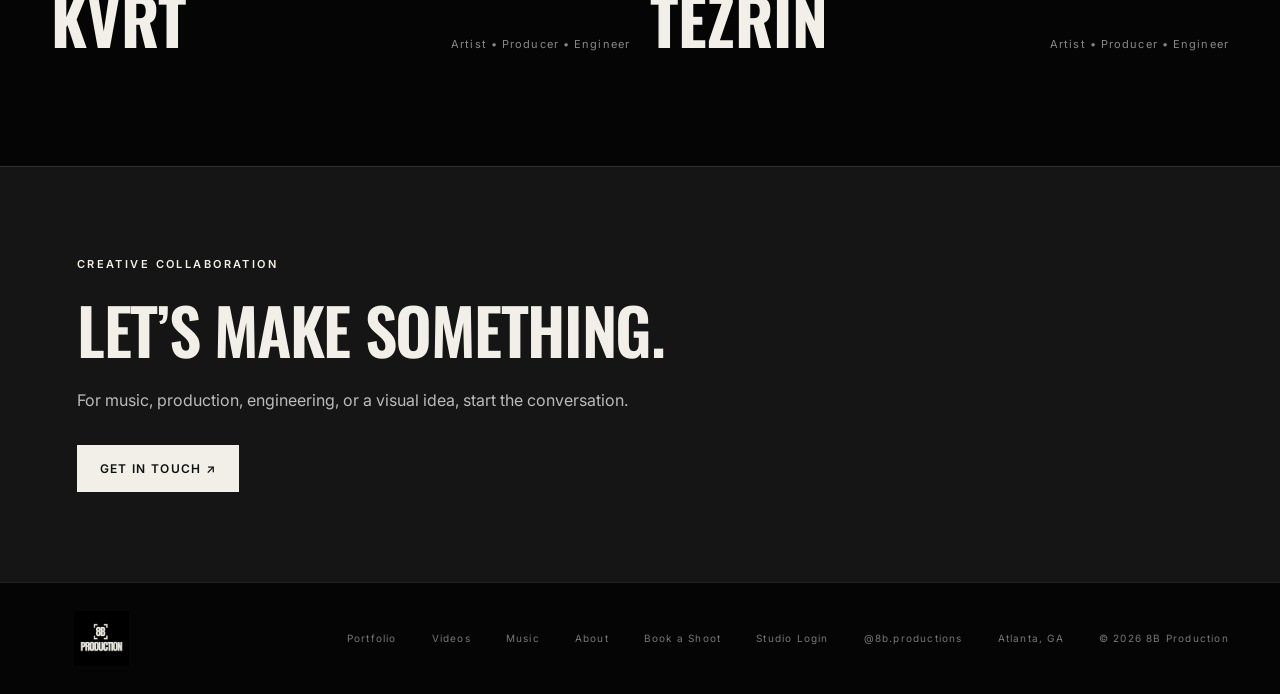
<file: music.html>
<!DOCTYPE html>
<html lang="en">
<head>
  <meta charset="UTF-8">
  <meta name="viewport" content="width=device-width,initial-scale=1">
  <title>Music — 8B Production</title>
  <link rel="icon" href="/favicon.ico" sizes="16x16 32x32 48x48">
  <link rel="icon" href="/favicon.svg" type="image/svg+xml" sizes="any">
  <meta name="description" content="Meet KVRT and TEZRIN. Music, production, engineering and creative collaboration at 8B Production.">
  <link rel="canonical" href="https://8bproduction.com/music.html">
  <meta property="og:title" content="Music — 8B Production">
  <meta property="og:description" content="Meet KVRT and TEZRIN. Music, production, engineering and creative collaboration at 8B Production.">
  <meta property="og:image" content="https://8bproduction.com/assets/images/kvrt-2026-1440.webp">
  <meta property="og:type" content="website">
  <link rel="preconnect" href="https://fonts.googleapis.com">
  <link rel="preconnect" href="https://fonts.gstatic.com" crossorigin>
  <link href="https://fonts.googleapis.com/css2?family=Inter:wght@400;500;600&amp;family=Oswald:wght@500;600;700&amp;display=swap" rel="stylesheet">
  <link rel="stylesheet" href="assets/css/style.css?v=menus-2">
  <link rel="stylesheet" href="assets/css/pages.css">
</head>
<body class="detail-page">
  <a class="site-skip" href="#main">Skip to content</a>
  <header class="site-header" id="top">
    <a class="brand" href="index.html" aria-label="8B Production home"><img src="assets/images/8b-logo.jpg" alt="8B Production logo" width="118" height="68"></a>
    <button class="menu-toggle" aria-label="Open menu" aria-expanded="false"><span></span><span></span></button>
    <nav class="nav" aria-label="Main navigation">
      <a href="portfolio.html">Portfolio</a>
      <a href="videos.html">Videos</a>
      <a href="music.html" aria-current="page">Music</a>
      <a href="about.html">About</a>
      <a href="services.html">Services</a>
      <a href="client-galleries.html">Client Galleries</a>
      <a href="contact.html" class="nav-cta">Book a Shoot</a>
    </nav>
  </header>
  <main id="main">

    <section class="screen-intro">
      <p class="eyebrow">8B / MUSIC</p>
      <div class="screen-intro-line">
        <h1>SOUND IS PART<br>OF THE <span>PICTURE.</span></h1>
        <div class="music-lead">
          <p class="eyebrow">8B / INSTRUMENTALS</p>
          <p>Preview beats from 8B Production and sign up to download your favorites.</p>
          <a class="btn btn-light" href="beats.html">Explore Beats ↗</a>
        </div>
      </div>
    </section>
    <section class="music-visuals" id="music-videos" tabindex="-1"><div><p class="eyebrow">THE OTHER SIDE OF THE SOUND</p><h2>PUT THE MUSIC<br>IN <span>MOTION.</span></h2></div><div><p>Explore the latest music video in the 8B visual portfolio.</p><a class="btn btn-light" href="videos.html">Watch INVIIN — SPACE 2 ↗</a></div></section>
    <section class="music-artists" id="artists" tabindex="-1" aria-labelledby="artists-title">
      <div class="section-caption"><h2 id="artists-title">THE ARTISTS</h2><span>8B PRODUCTION / ATLANTA</span></div>
      <div class="artist-grid">
        <article class="artist-card"><div class="artist-image"><img src="assets/images/kvrt-2026-1440.webp" srcset="assets/images/kvrt-2026-720.webp 720w, assets/images/kvrt-2026-1440.webp 1440w" sizes="(max-width:800px) 90vw, 44vw" alt="KVRT in a black shirt and gold necklaces against a light backdrop" width="1440" height="960" loading="lazy" decoding="async"></div><div class="artist-meta"><h3>KVRT</h3><p>Artist • Producer • Engineer</p></div></article>
        <article class="artist-card"><div class="artist-image"><img src="assets/images/tezrin.jpg" alt="TEZRIN" loading="lazy" decoding="async"></div><div class="artist-meta"><h3>TEZRIN</h3><p>Artist • Producer • Engineer</p></div></article>
      </div>
    </section>
    <section class="page-cta"><p class="eyebrow">CREATIVE COLLABORATION</p><h2>LET’S MAKE SOMETHING.</h2><p>For music, production, engineering, or a visual idea, start the conversation.</p><a class="btn btn-light" href="contact.html">Get in touch ↗</a></section>

  </main>
  <footer>
    <a class="brand footer-brand" href="index.html" aria-label="8B Production home"><img src="assets/images/8b-logo.jpg" alt="8B Production logo" width="100" height="55"></a>
    <div class="footer-meta"><a href="portfolio.html">Portfolio</a><a href="videos.html">Videos</a><a href="music.html">Music</a><a href="about.html">About</a><a href="contact.html">Book a Shoot</a><a href="https://eightb-client-delivery.info-c79e.chatgpt.site/admin">Studio Login</a><a href="https://www.instagram.com/8b.productions/" target="_blank" rel="noopener">@8b.productions</a><span>Atlanta, GA</span><span>© <span id="year"></span> 8B Production</span></div>
  </footer>
  <script src="assets/js/main.js?v=menus-3"></script>
</body>
</html>
</file>
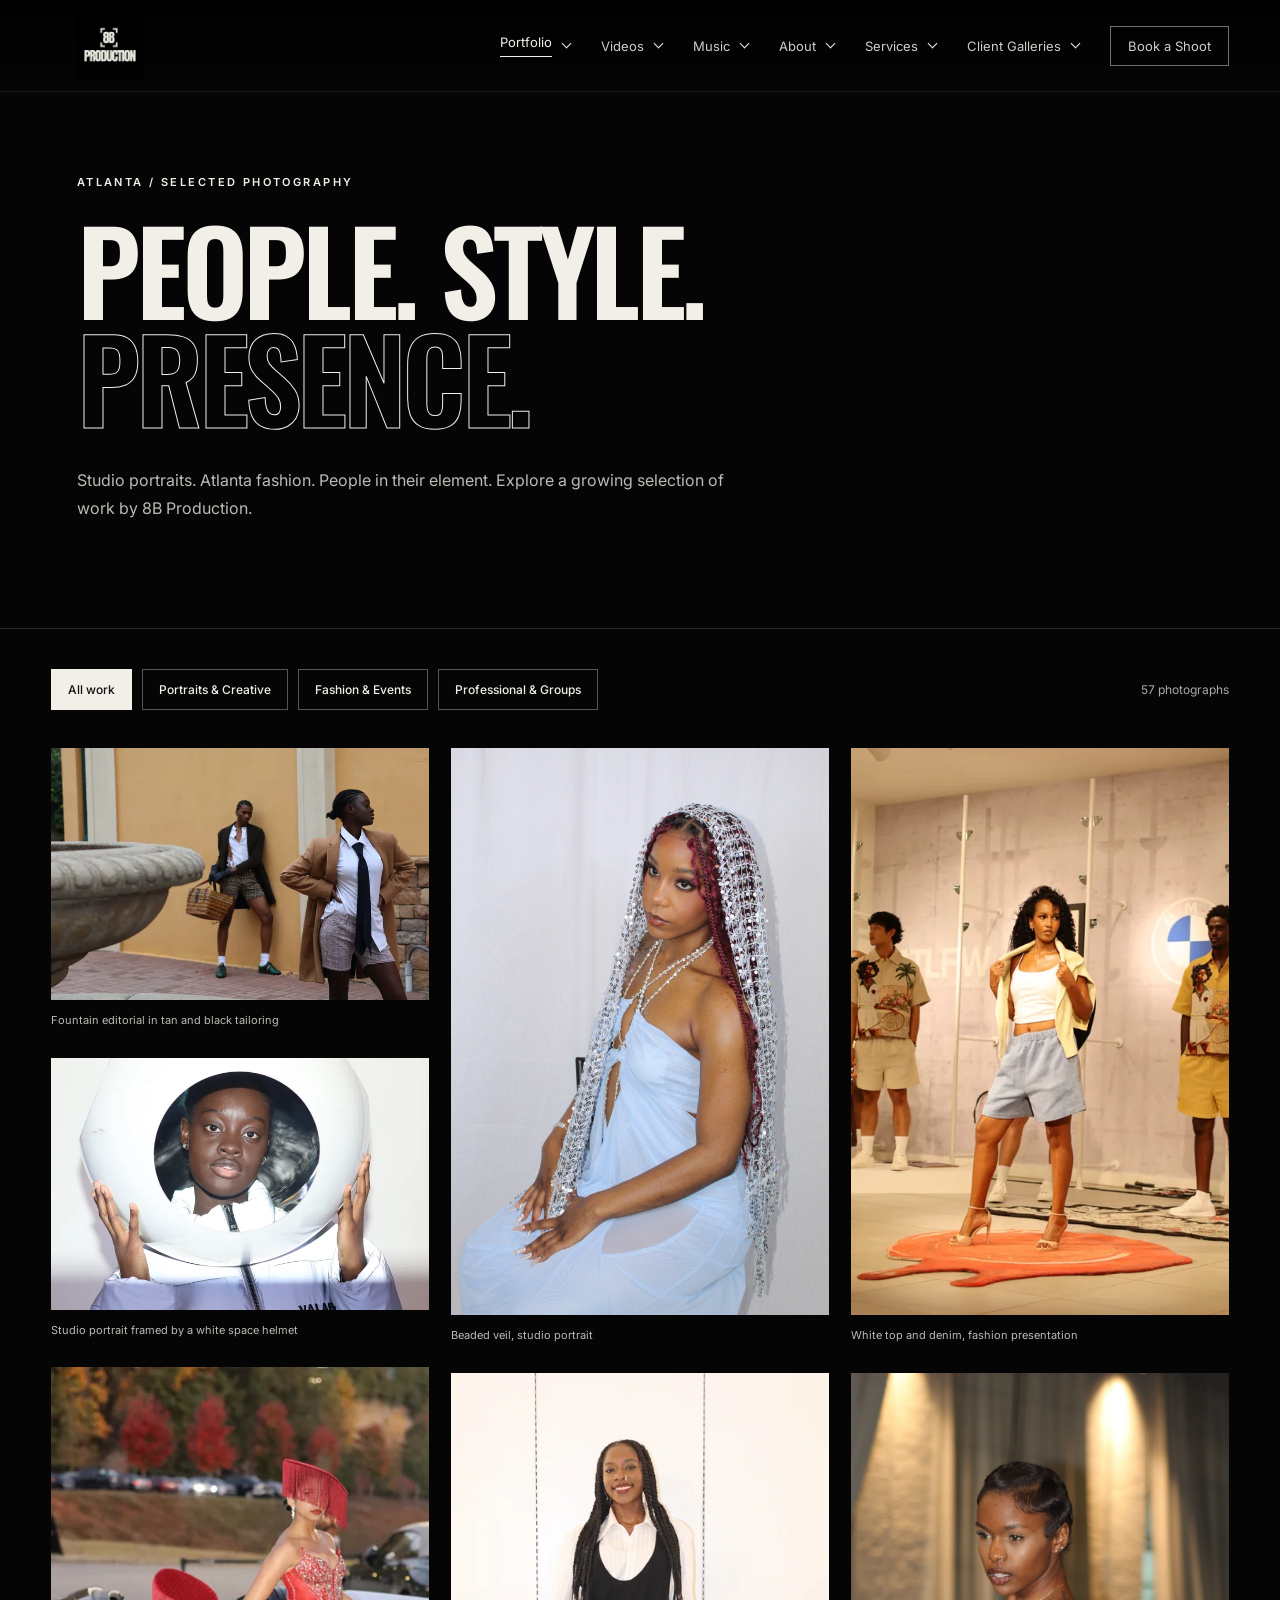
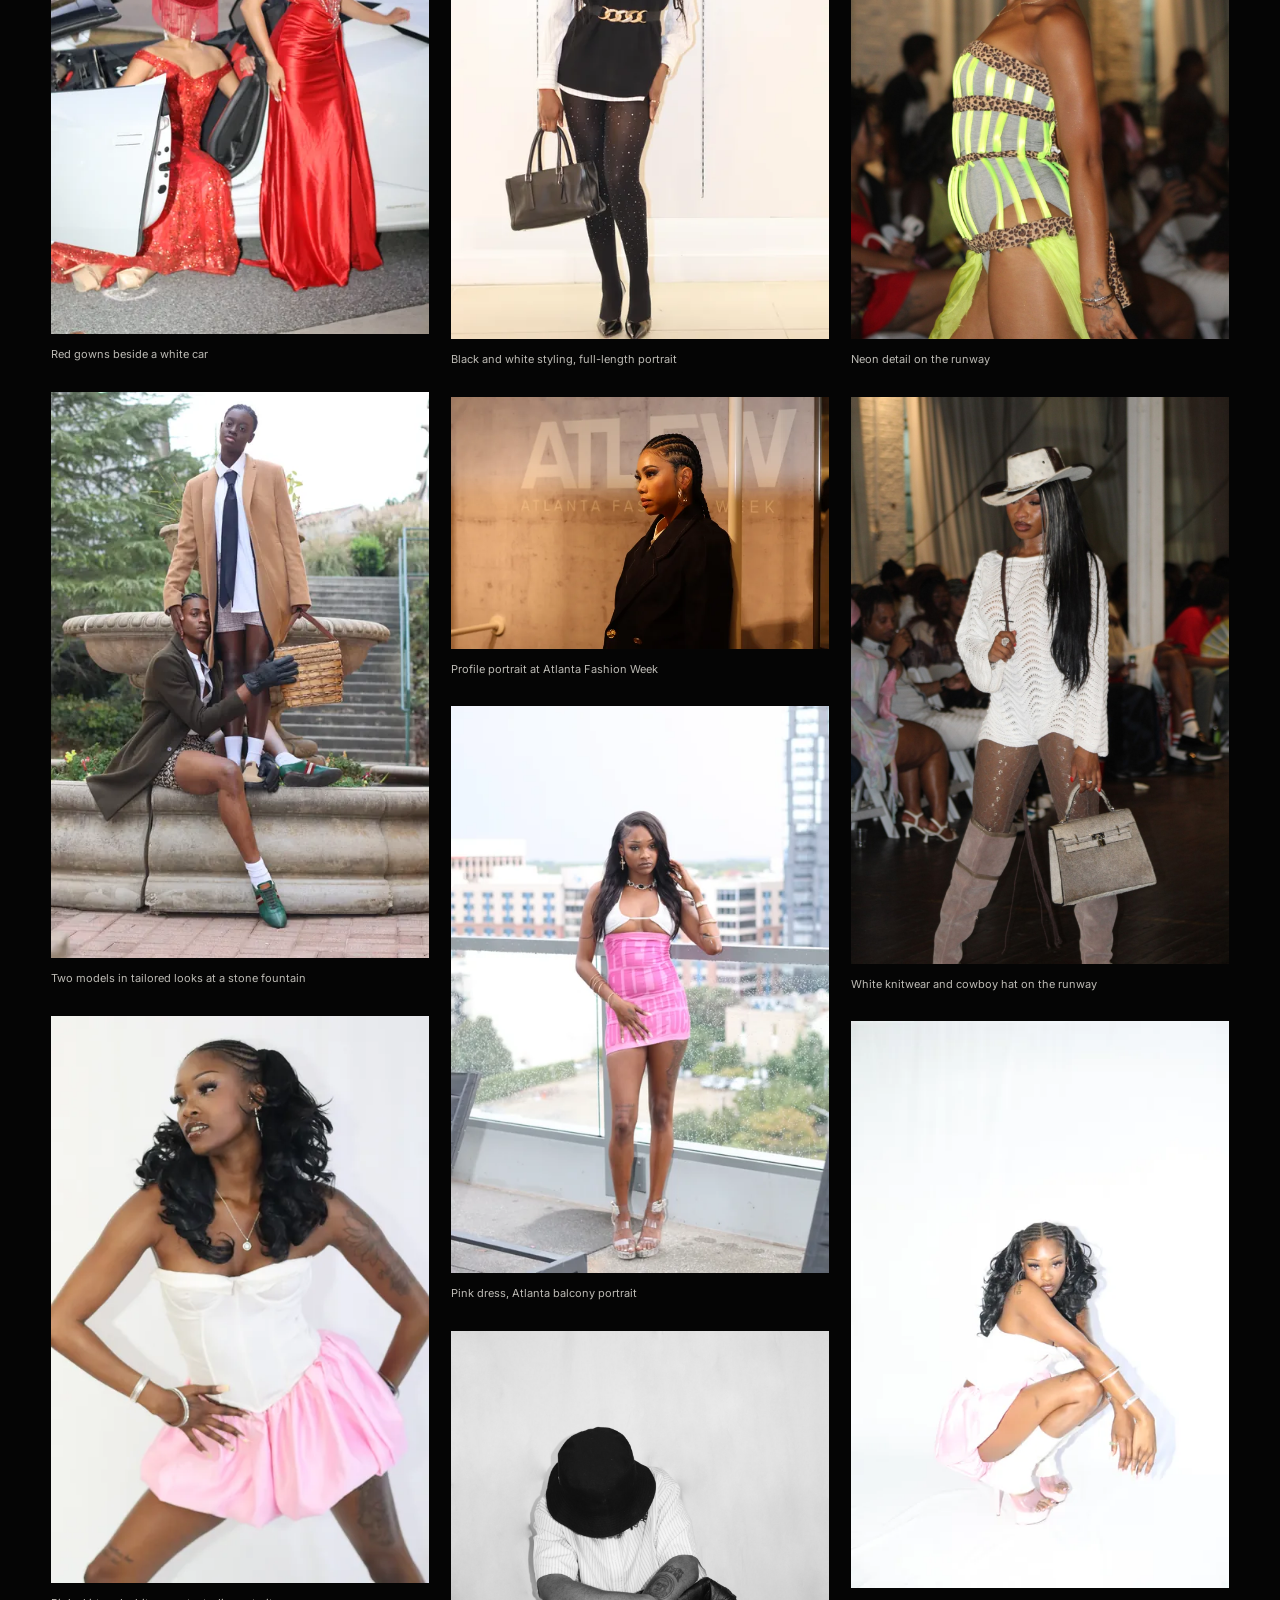
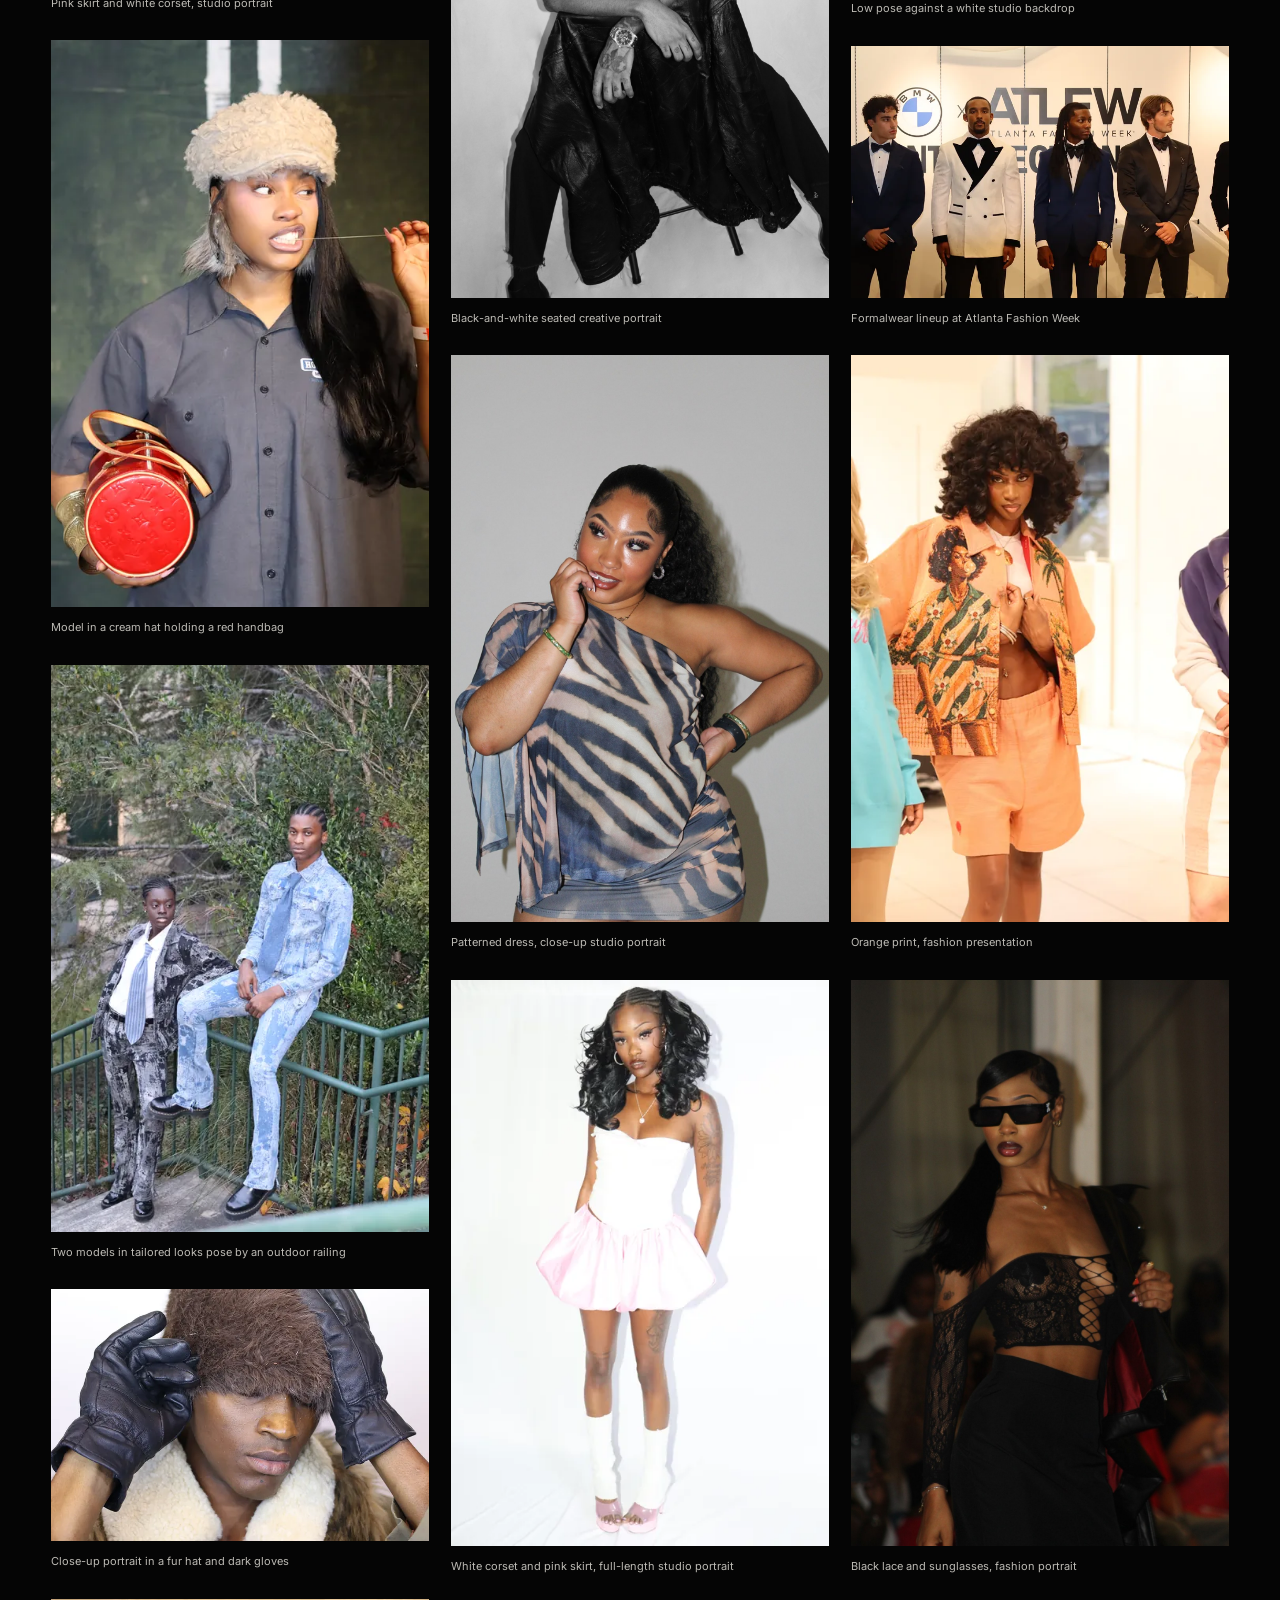
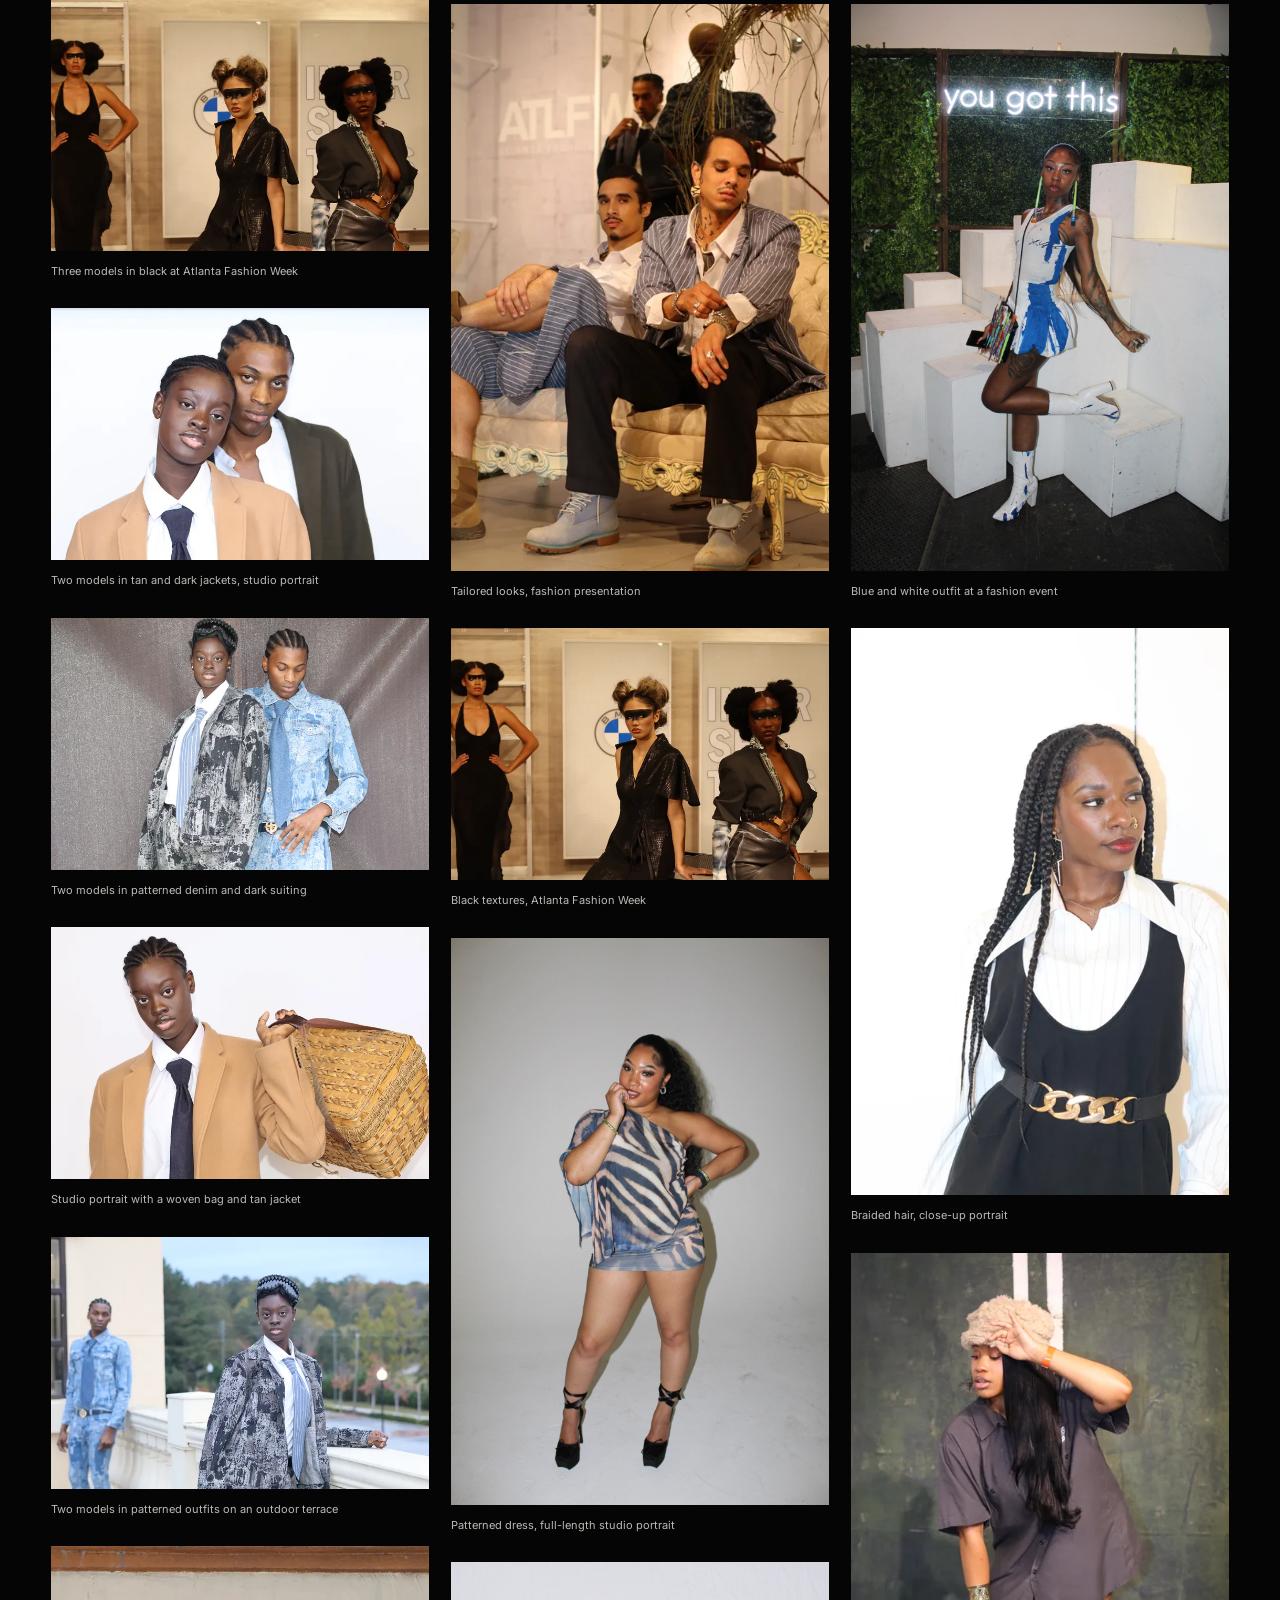
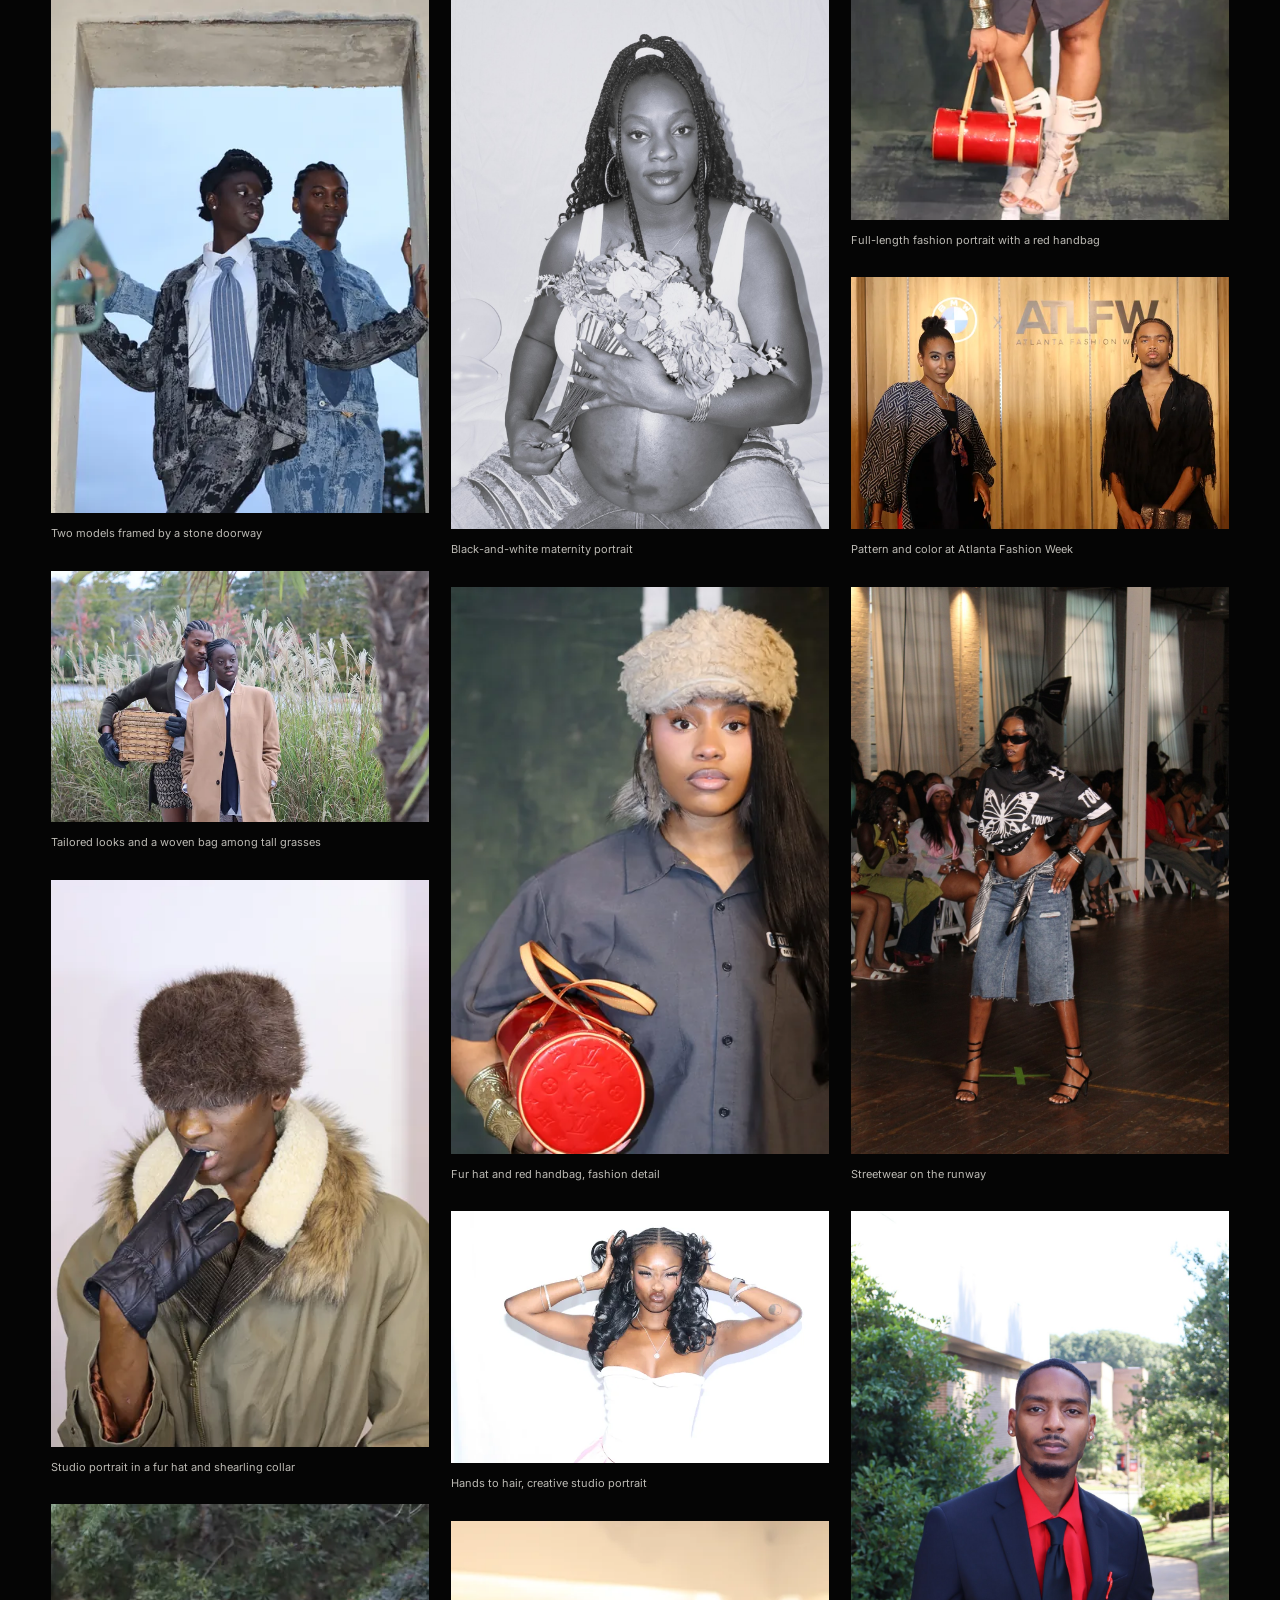
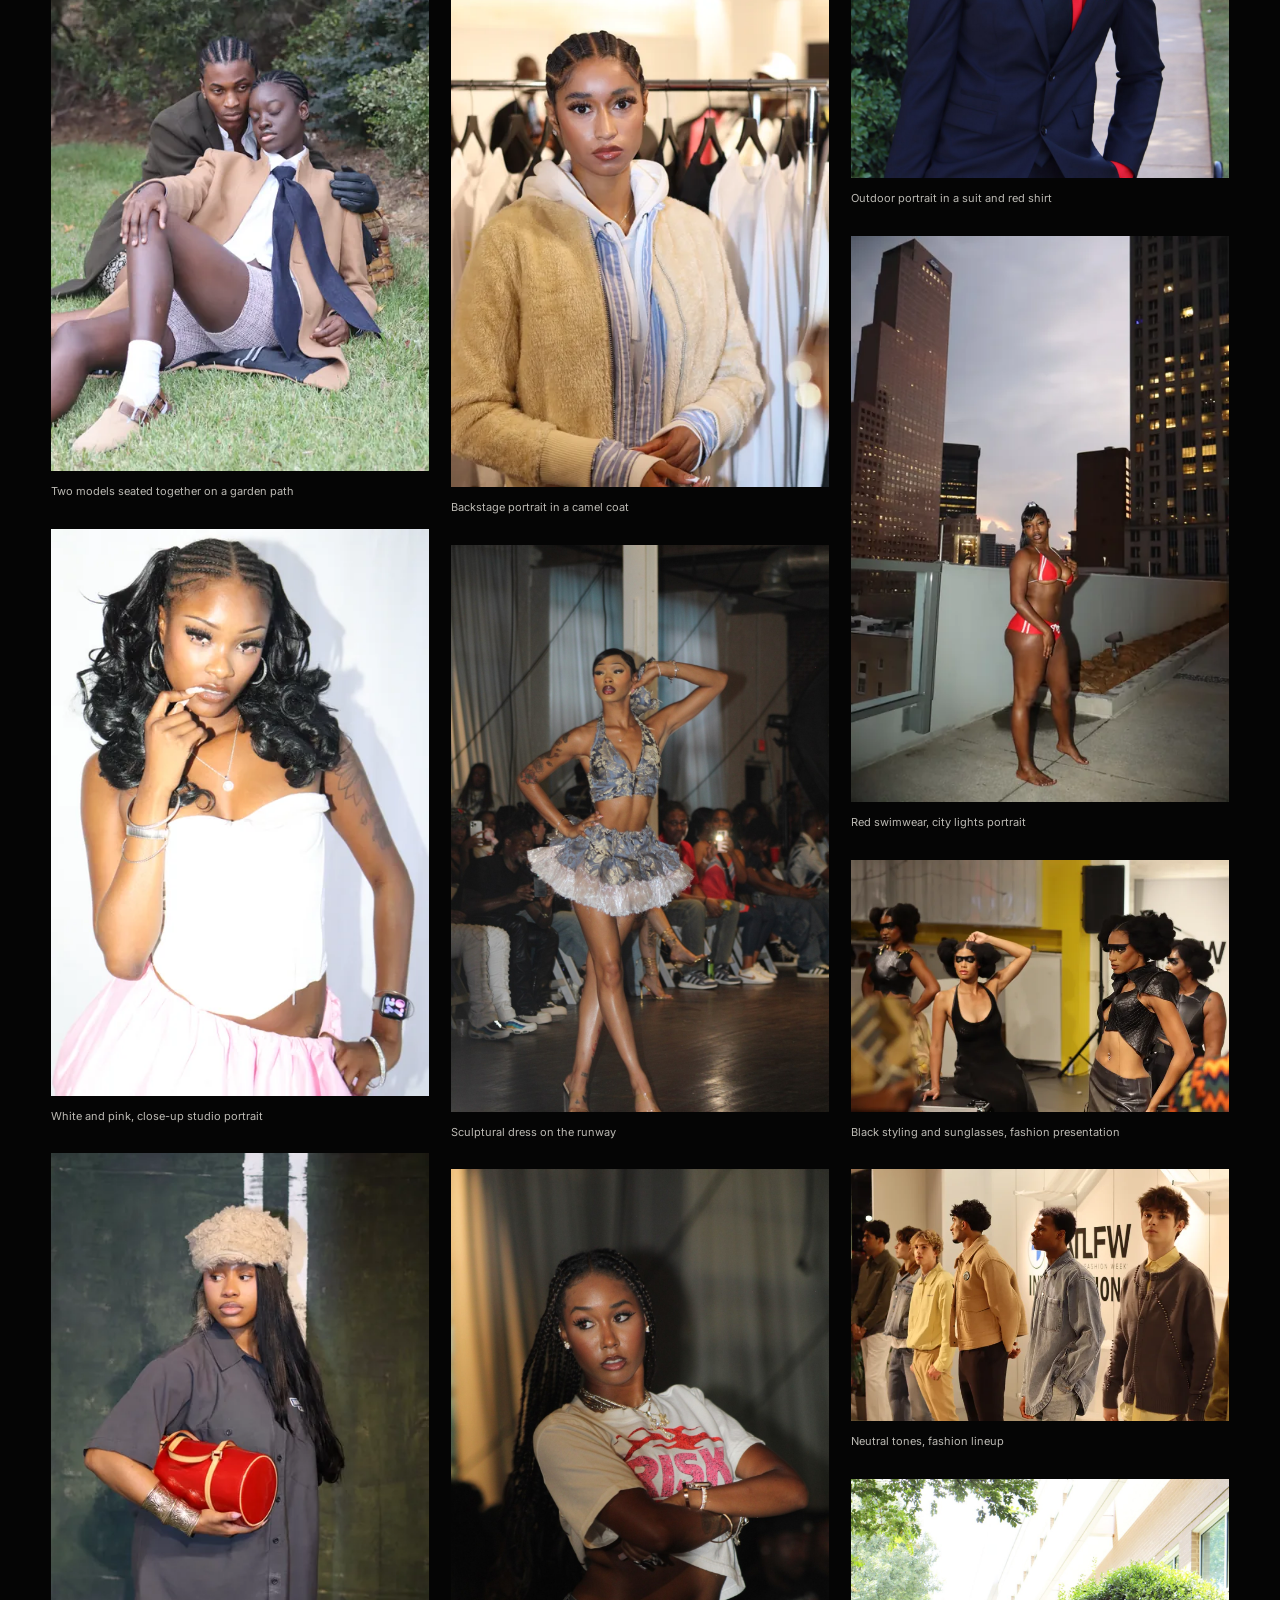
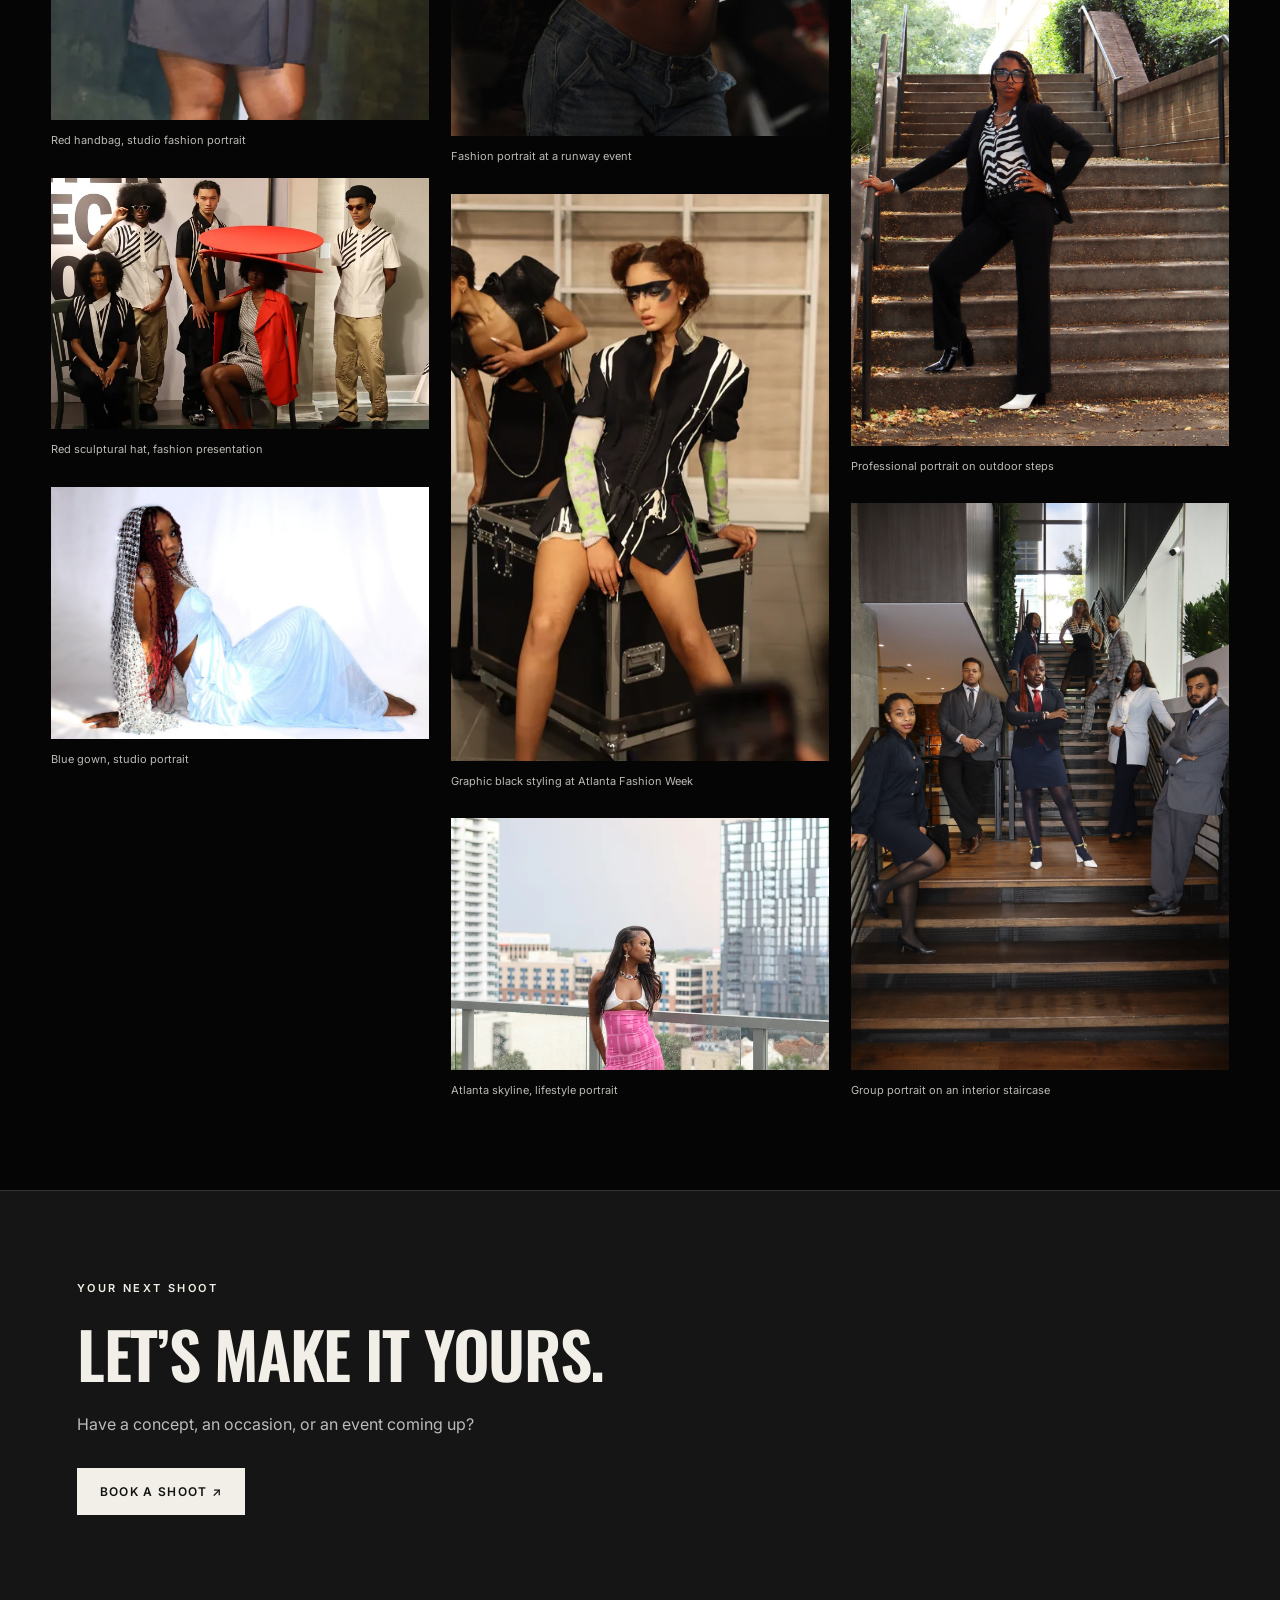
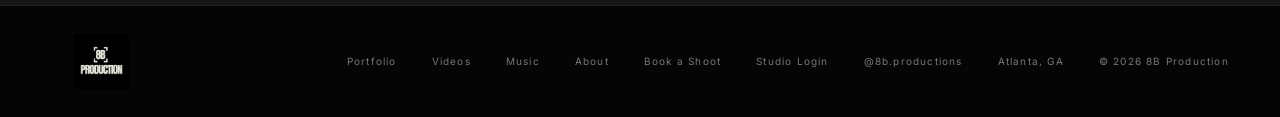
<file: portfolio.html>
<!DOCTYPE html>

<html lang="en">
<head>
<meta charset="utf-8"/>
<meta content="width=device-width, initial-scale=1.0" name="viewport"/>
<meta content="Explore studio portraits, lifestyle photography, Atlanta Fashion Week coverage and professional portraits by 8B Production." name="description"/>
<title>Photography Portfolio — 8B Production</title>
<link rel="icon" href="/favicon.ico" sizes="16x16 32x32 48x48">
<link rel="icon" href="/favicon.svg" type="image/svg+xml" sizes="any">
<link href="https://fonts.googleapis.com" rel="preconnect"/>
<link crossorigin="" href="https://fonts.gstatic.com" rel="preconnect"/>
<link href="https://fonts.googleapis.com/css2?family=Inter:wght@400;500;600&amp;family=Oswald:wght@500;600;700&amp;display=swap" rel="stylesheet"/>
<link href="assets/css/style.css?v=menus-2" rel="stylesheet"/>
<link href="https://8bproduction.com/portfolio.html" rel="canonical"/>
<meta content="Photography Portfolio — 8B Production" property="og:title"/><meta content="Explore studio portraits, lifestyle photography, Atlanta Fashion Week coverage and professional portraits by 8B Production." property="og:description"/><meta content="https://8bproduction.com/assets/images/selected/8b-6098-1600.webp" property="og:image"/><meta content="website" property="og:type"/>
</head>
<body> <a class="site-skip" href="#main">Skip to content</a>
  <header class="site-header" id="top">
    <a class="brand" href="index.html" aria-label="8B Production home"><img src="assets/images/8b-logo.jpg" alt="8B Production logo" width="118" height="68"></a>
    <button class="menu-toggle" aria-label="Open menu" aria-expanded="false"><span></span><span></span></button>
    <nav class="nav" aria-label="Main navigation">
      <a href="portfolio.html" aria-current="page">Portfolio</a>
      <a href="videos.html">Videos</a>
      <a href="music.html">Music</a>
      <a href="about.html">About</a>
      <a href="services.html">Services</a>
      <a href="client-galleries.html">Client Galleries</a>
      <a href="contact.html" class="nav-cta">Book a Shoot</a>
    </nav>
  </header><main id="main"><section class="page-intro"><p class="eyebrow">ATLANTA / SELECTED PHOTOGRAPHY</p><h1>PEOPLE. STYLE.<br/><span>PRESENCE.</span></h1><p class="page-description">Studio portraits. Atlanta fashion. People in their element. Explore a growing selection of work by 8B Production.</p></section>
<section aria-label="Photography portfolio" class="portfolio-section nav-destination" id="portfolio-work" tabindex="-1"><div class="portfolio-toolbar"><div aria-label="Filter photography" class="filters" hidden=""><button aria-pressed="true" data-filter="all" type="button">All work</button><button aria-pressed="false" data-filter="portraits" type="button">Portraits &amp; Creative</button><button aria-pressed="false" data-filter="fashion" type="button">Fashion &amp; Events</button><button aria-pressed="false" data-filter="professional" type="button">Professional &amp; Groups</button></div><p aria-live="polite" id="photo-count">57 photographs</p></div><div class="portfolio-grid">
<figure class="portfolio-item" data-category="fashion">
<a aria-label="Enlarge: Fountain editorial in tan and black tailoring" class="photo-link" href="assets/images/stock/home-hero.webp">
<img src="assets/images/stock/home-hero-thumb.webp" srcset="assets/images/stock/home-hero-thumb.webp 720w, assets/images/stock/home-hero.webp 1920w" sizes="(max-width: 600px) 90vw, (max-width: 1000px) 44vw, 29vw" alt="Fountain editorial in tan and black tailoring" width="1920" height="1280" loading="lazy" decoding="async">
</a><figcaption>Fountain editorial in tan and black tailoring</figcaption>
</figure>
<figure class="portfolio-item" data-category="portraits">
<a aria-label="Enlarge: Studio portrait framed by a white space helmet" class="photo-link" href="assets/images/stock/creative-portrait-1600.webp">
<img src="assets/images/stock/creative-portrait-720.webp" srcset="assets/images/stock/creative-portrait-720.webp 720w, assets/images/stock/creative-portrait-1600.webp 1600w" sizes="(max-width: 600px) 90vw, (max-width: 1000px) 44vw, 29vw" alt="Studio portrait framed by a white space helmet" width="1600" height="1067" loading="lazy" decoding="async">
</a><figcaption>Studio portrait framed by a white space helmet</figcaption>
</figure>
<figure class="portfolio-item" data-category="fashion">
<a aria-label="Enlarge: Red gowns beside a white car" class="photo-link" href="assets/images/stock/fashion-story-1067.webp">
<img src="assets/images/stock/fashion-story-480.webp" srcset="assets/images/stock/fashion-story-480.webp 480w, assets/images/stock/fashion-story-1067.webp 1067w" sizes="(max-width: 600px) 90vw, (max-width: 1000px) 44vw, 29vw" alt="Red gowns beside a white car" width="1067" height="1600" loading="lazy" decoding="async">
</a><figcaption>Red gowns beside a white car</figcaption>
</figure>
<figure class="portfolio-item" data-category="professional">
<a aria-label="Enlarge: Two models in tailored looks at a stone fountain" class="photo-link" href="assets/images/stock/home-hero-mobile.webp">
<img src="assets/images/stock/home-hero-mobile-thumb.webp" srcset="assets/images/stock/home-hero-mobile-thumb.webp 480w, assets/images/stock/home-hero-mobile.webp 800w" sizes="(max-width: 600px) 90vw, (max-width: 1000px) 44vw, 29vw" alt="Two models in tailored looks at a stone fountain" width="800" height="1200" loading="lazy" decoding="async">
</a><figcaption>Two models in tailored looks at a stone fountain</figcaption>
</figure>
<figure class="portfolio-item" data-category="portraits">
<a aria-label="Enlarge: Pink skirt and white corset, studio portrait" class="photo-link" href="assets/images/stock/studio-portrait-1067.webp">
<img src="assets/images/stock/studio-portrait-480.webp" srcset="assets/images/stock/studio-portrait-480.webp 480w, assets/images/stock/studio-portrait-1067.webp 1067w" sizes="(max-width: 600px) 90vw, (max-width: 1000px) 44vw, 29vw" alt="Pink skirt and white corset, studio portrait" width="1067" height="1600" loading="lazy" decoding="async">
</a><figcaption>Pink skirt and white corset, studio portrait</figcaption>
</figure>
<figure class="portfolio-item" data-category="fashion">
<a aria-label="Enlarge: Model in a cream hat holding a red handbag" class="photo-link" href="assets/images/stock/fashion-detail-1067.webp">
<img src="assets/images/stock/fashion-detail-480.webp" srcset="assets/images/stock/fashion-detail-480.webp 480w, assets/images/stock/fashion-detail-1067.webp 1067w" sizes="(max-width: 600px) 90vw, (max-width: 1000px) 44vw, 29vw" alt="Model in a cream hat holding a red handbag" width="1067" height="1600" loading="lazy" decoding="async">
</a><figcaption>Model in a cream hat holding a red handbag</figcaption>
</figure>
<figure class="portfolio-item" data-category="professional">
<a aria-label="Enlarge: Two models in tailored looks pose by an outdoor railing" class="photo-link" href="assets/images/stock/lifestyle-portrait-1067.webp">
<img src="assets/images/stock/lifestyle-portrait-480.webp" srcset="assets/images/stock/lifestyle-portrait-480.webp 480w, assets/images/stock/lifestyle-portrait-1067.webp 1067w" sizes="(max-width: 600px) 90vw, (max-width: 1000px) 44vw, 29vw" alt="Two models in tailored looks pose by an outdoor railing" width="1067" height="1600" loading="lazy" decoding="async">
</a><figcaption>Two models in tailored looks pose by an outdoor railing</figcaption>
</figure>
<figure class="portfolio-item" data-category="portraits">
<a aria-label="Enlarge: Close-up portrait in a fur hat and dark gloves" class="photo-link" href="assets/images/stock/fur-hat-detail-1600.webp">
<img src="assets/images/stock/fur-hat-detail-720.webp" srcset="assets/images/stock/fur-hat-detail-720.webp 720w, assets/images/stock/fur-hat-detail-1600.webp 1600w" sizes="(max-width: 600px) 90vw, (max-width: 1000px) 44vw, 29vw" alt="Close-up portrait in a fur hat and dark gloves" width="1600" height="1067" loading="lazy" decoding="async">
</a><figcaption>Close-up portrait in a fur hat and dark gloves</figcaption>
</figure>
<figure class="portfolio-item" data-category="fashion">
<a aria-label="Enlarge: Three models in black at Atlanta Fashion Week" class="photo-link" href="assets/images/stock/runway-feature-1600.webp">
<img src="assets/images/stock/runway-feature-720.webp" srcset="assets/images/stock/runway-feature-720.webp 720w, assets/images/stock/runway-feature-1600.webp 1600w" sizes="(max-width: 600px) 90vw, (max-width: 1000px) 44vw, 29vw" alt="Three models in black at Atlanta Fashion Week" width="1600" height="1067" loading="lazy" decoding="async">
</a><figcaption>Three models in black at Atlanta Fashion Week</figcaption>
</figure>
<figure class="portfolio-item" data-category="professional">
<a aria-label="Enlarge: Two models in tan and dark jackets, studio portrait" class="photo-link" href="assets/images/stock/studio-duo-1600.webp">
<img src="assets/images/stock/studio-duo-720.webp" srcset="assets/images/stock/studio-duo-720.webp 720w, assets/images/stock/studio-duo-1600.webp 1600w" sizes="(max-width: 600px) 90vw, (max-width: 1000px) 44vw, 29vw" alt="Two models in tan and dark jackets, studio portrait" width="1600" height="1067" loading="lazy" decoding="async">
</a><figcaption>Two models in tan and dark jackets, studio portrait</figcaption>
</figure>
<figure class="portfolio-item" data-category="fashion">
<a aria-label="Enlarge: Two models in patterned denim and dark suiting" class="photo-link" href="assets/images/stock/about-story-1600.webp">
<img src="assets/images/stock/about-story-720.webp" srcset="assets/images/stock/about-story-720.webp 720w, assets/images/stock/about-story-1600.webp 1600w" sizes="(max-width: 600px) 90vw, (max-width: 1000px) 44vw, 29vw" alt="Two models in patterned denim and dark suiting" width="1600" height="1067" loading="lazy" decoding="async">
</a><figcaption>Two models in patterned denim and dark suiting</figcaption>
</figure>
<figure class="portfolio-item" data-category="portraits">
<a aria-label="Enlarge: Studio portrait with a woven bag and tan jacket" class="photo-link" href="assets/images/stock/service-portraits-1600.webp">
<img src="assets/images/stock/service-portraits-720.webp" srcset="assets/images/stock/service-portraits-720.webp 720w, assets/images/stock/service-portraits-1600.webp 1600w" sizes="(max-width: 600px) 90vw, (max-width: 1000px) 44vw, 29vw" alt="Studio portrait with a woven bag and tan jacket" width="1600" height="1067" loading="lazy" decoding="async">
</a><figcaption>Studio portrait with a woven bag and tan jacket</figcaption>
</figure>
<figure class="portfolio-item" data-category="fashion">
<a aria-label="Enlarge: Two models in patterned outfits on an outdoor terrace" class="photo-link" href="assets/images/stock/terrace-editorial-1600.webp">
<img src="assets/images/stock/terrace-editorial-720.webp" srcset="assets/images/stock/terrace-editorial-720.webp 720w, assets/images/stock/terrace-editorial-1600.webp 1600w" sizes="(max-width: 600px) 90vw, (max-width: 1000px) 44vw, 29vw" alt="Two models in patterned outfits on an outdoor terrace" width="1600" height="1067" loading="lazy" decoding="async">
</a><figcaption>Two models in patterned outfits on an outdoor terrace</figcaption>
</figure>
<figure class="portfolio-item" data-category="professional">
<a aria-label="Enlarge: Two models framed by a stone doorway" class="photo-link" href="assets/images/stock/stone-doorway-1067.webp">
<img src="assets/images/stock/stone-doorway-480.webp" srcset="assets/images/stock/stone-doorway-480.webp 480w, assets/images/stock/stone-doorway-1067.webp 1067w" sizes="(max-width: 600px) 90vw, (max-width: 1000px) 44vw, 29vw" alt="Two models framed by a stone doorway" width="1067" height="1600" loading="lazy" decoding="async">
</a><figcaption>Two models framed by a stone doorway</figcaption>
</figure>
<figure class="portfolio-item" data-category="fashion">
<a aria-label="Enlarge: Tailored looks and a woven bag among tall grasses" class="photo-link" href="assets/images/stock/service-fashion-1600.webp">
<img src="assets/images/stock/service-fashion-720.webp" srcset="assets/images/stock/service-fashion-720.webp 720w, assets/images/stock/service-fashion-1600.webp 1600w" sizes="(max-width: 600px) 90vw, (max-width: 1000px) 44vw, 29vw" alt="Tailored looks and a woven bag among tall grasses" width="1600" height="1067" loading="lazy" decoding="async">
</a><figcaption>Tailored looks and a woven bag among tall grasses</figcaption>
</figure>
<figure class="portfolio-item" data-category="portraits">
<a aria-label="Enlarge: Studio portrait in a fur hat and shearling collar" class="photo-link" href="assets/images/stock/studio-feature-1067.webp">
<img src="assets/images/stock/studio-feature-480.webp" srcset="assets/images/stock/studio-feature-480.webp 480w, assets/images/stock/studio-feature-1067.webp 1067w" sizes="(max-width: 600px) 90vw, (max-width: 1000px) 44vw, 29vw" alt="Studio portrait in a fur hat and shearling collar" width="1067" height="1600" loading="lazy" decoding="async">
</a><figcaption>Studio portrait in a fur hat and shearling collar</figcaption>
</figure>
<figure class="portfolio-item" data-category="professional">
<a aria-label="Enlarge: Two models seated together on a garden path" class="photo-link" href="assets/images/stock/garden-duo-1067.webp">
<img src="assets/images/stock/garden-duo-480.webp" srcset="assets/images/stock/garden-duo-480.webp 480w, assets/images/stock/garden-duo-1067.webp 1067w" sizes="(max-width: 600px) 90vw, (max-width: 1000px) 44vw, 29vw" alt="Two models seated together on a garden path" width="1067" height="1600" loading="lazy" decoding="async">
</a><figcaption>Two models seated together on a garden path</figcaption>
</figure>
<figure class="portfolio-item" data-category="portraits">
<a aria-label="Enlarge: White and pink, close-up studio portrait" class="photo-link" href="assets/images/selected/8b-6098-1600.webp">
<img alt="White and pink, close-up studio portrait" decoding="async" height="1600" loading="lazy" sizes="(max-width: 600px) 90vw, (max-width: 1000px) 44vw, 29vw" src="assets/images/selected/8b-6098-720.webp" srcset="assets/images/selected/8b-6098-720.webp 480w, assets/images/selected/8b-6098-1600.webp 1067w" width="1067"/>
</a><figcaption>White and pink, close-up studio portrait</figcaption>
</figure><figure class="portfolio-item" data-category="fashion">
<a aria-label="Enlarge: Red handbag, studio fashion portrait" class="photo-link" href="assets/images/selected/8b-4588-1600.webp">
<img alt="Red handbag, studio fashion portrait" decoding="async" height="1600" loading="lazy" sizes="(max-width: 600px) 90vw, (max-width: 1000px) 44vw, 29vw" src="assets/images/selected/8b-4588-720.webp" srcset="assets/images/selected/8b-4588-720.webp 480w, assets/images/selected/8b-4588-1600.webp 1067w" width="1067"/>
</a><figcaption>Red handbag, studio fashion portrait</figcaption>
</figure><figure class="portfolio-item" data-category="fashion">
<a aria-label="Enlarge: Red sculptural hat, fashion presentation" class="photo-link" href="assets/images/selected/8b-4980-1600.webp">
<img alt="Red sculptural hat, fashion presentation" decoding="async" height="1067" loading="lazy" sizes="(max-width: 600px) 90vw, (max-width: 1000px) 44vw, 29vw" src="assets/images/selected/8b-4980-720.webp" srcset="assets/images/selected/8b-4980-720.webp 720w, assets/images/selected/8b-4980-1600.webp 1600w" width="1600"/>
</a><figcaption>Red sculptural hat, fashion presentation</figcaption>
</figure><figure class="portfolio-item" data-category="portraits"><a aria-label="Enlarge: Blue gown, studio portrait" class="photo-link" href="assets/images/portfolio/photo-01.jpg"><img alt="Blue gown, studio portrait" decoding="async" height="1200" loading="lazy" src="assets/images/portfolio/photo-01.jpg" width="1800"/></a><figcaption>Blue gown, studio portrait</figcaption></figure><figure class="portfolio-item" data-category="portraits"><a aria-label="Enlarge: Beaded veil, studio portrait" class="photo-link" href="assets/images/portfolio/photo-02.jpg"><img alt="Beaded veil, studio portrait" decoding="async" height="1800" loading="lazy" src="assets/images/portfolio/photo-02.jpg" width="1200"/></a><figcaption>Beaded veil, studio portrait</figcaption></figure><figure class="portfolio-item" data-category="portraits">
<a aria-label="Enlarge: Black and white styling, full-length portrait" class="photo-link" href="assets/images/selected/8b-5289-1600.webp">
<img alt="Black and white styling, full-length portrait" decoding="async" height="1600" loading="lazy" sizes="(max-width: 600px) 90vw, (max-width: 1000px) 44vw, 29vw" src="assets/images/selected/8b-5289-720.webp" srcset="assets/images/selected/8b-5289-720.webp 480w, assets/images/selected/8b-5289-1600.webp 1067w" width="1067"/>
</a><figcaption>Black and white styling, full-length portrait</figcaption>
</figure><figure class="portfolio-item" data-category="fashion">
<a aria-label="Enlarge: Profile portrait at Atlanta Fashion Week" class="photo-link" href="assets/images/selected/8b-4161-1600.webp">
<img alt="Profile portrait at Atlanta Fashion Week" decoding="async" height="1067" loading="lazy" sizes="(max-width: 600px) 90vw, (max-width: 1000px) 44vw, 29vw" src="assets/images/selected/8b-4161-720.webp" srcset="assets/images/selected/8b-4161-720.webp 720w, assets/images/selected/8b-4161-1600.webp 1600w" width="1600"/>
</a><figcaption>Profile portrait at Atlanta Fashion Week</figcaption>
</figure><figure class="portfolio-item" data-category="portraits">
<a aria-label="Enlarge: Pink dress, Atlanta balcony portrait" class="photo-link" href="assets/images/selected/8b-3119-1600.webp">
<img alt="Pink dress, Atlanta balcony portrait" decoding="async" height="1600" loading="lazy" sizes="(max-width: 600px) 90vw, (max-width: 1000px) 44vw, 29vw" src="assets/images/selected/8b-3119-720.webp" srcset="assets/images/selected/8b-3119-720.webp 480w, assets/images/selected/8b-3119-1600.webp 1067w" width="1067"/>
</a><figcaption>Pink dress, Atlanta balcony portrait</figcaption>
</figure><figure class="portfolio-item" data-category="portraits"><a aria-label="Enlarge: Black-and-white seated creative portrait" class="photo-link" href="assets/images/portfolio/photo-03.jpg"><img alt="Black-and-white seated creative portrait" decoding="async" height="1800" loading="lazy" src="assets/images/portfolio/photo-03.jpg" width="1200"/></a><figcaption>Black-and-white seated creative portrait</figcaption></figure><figure class="portfolio-item" data-category="portraits"><a aria-label="Enlarge: Patterned dress, close-up studio portrait" class="photo-link" href="assets/images/portfolio/photo-04.jpg"><img alt="Patterned dress, close-up studio portrait" decoding="async" height="1800" loading="lazy" src="assets/images/portfolio/photo-04.jpg" width="1200"/></a><figcaption>Patterned dress, close-up studio portrait</figcaption></figure><figure class="portfolio-item" data-category="portraits">
<a aria-label="Enlarge: White corset and pink skirt, full-length studio portrait" class="photo-link" href="assets/images/selected/8b-5734-1600.webp">
<img alt="White corset and pink skirt, full-length studio portrait" decoding="async" height="1600" loading="lazy" sizes="(max-width: 600px) 90vw, (max-width: 1000px) 44vw, 29vw" src="assets/images/selected/8b-5734-720.webp" srcset="assets/images/selected/8b-5734-720.webp 480w, assets/images/selected/8b-5734-1600.webp 1067w" width="1067"/>
</a><figcaption>White corset and pink skirt, full-length studio portrait</figcaption>
</figure><figure class="portfolio-item" data-category="fashion">
<a aria-label="Enlarge: Tailored looks, fashion presentation" class="photo-link" href="assets/images/selected/8b-4125-1600.webp">
<img alt="Tailored looks, fashion presentation" decoding="async" height="1600" loading="lazy" sizes="(max-width: 600px) 90vw, (max-width: 1000px) 44vw, 29vw" src="assets/images/selected/8b-4125-720.webp" srcset="assets/images/selected/8b-4125-720.webp 480w, assets/images/selected/8b-4125-1600.webp 1067w" width="1067"/>
</a><figcaption>Tailored looks, fashion presentation</figcaption>
</figure><figure class="portfolio-item" data-category="fashion">
<a aria-label="Enlarge: Black textures, Atlanta Fashion Week" class="photo-link" href="assets/images/selected/8b-5161-1600.webp">
<img alt="Black textures, Atlanta Fashion Week" decoding="async" height="1067" loading="lazy" sizes="(max-width: 600px) 90vw, (max-width: 1000px) 44vw, 29vw" src="assets/images/selected/8b-5161-720.webp" srcset="assets/images/selected/8b-5161-720.webp 720w, assets/images/selected/8b-5161-1600.webp 1600w" width="1600"/>
</a><figcaption>Black textures, Atlanta Fashion Week</figcaption>
</figure><figure class="portfolio-item" data-category="portraits"><a aria-label="Enlarge: Patterned dress, full-length studio portrait" class="photo-link" href="assets/images/portfolio/photo-05.jpg"><img alt="Patterned dress, full-length studio portrait" decoding="async" height="1800" loading="lazy" src="assets/images/portfolio/photo-05.jpg" width="1200"/></a><figcaption>Patterned dress, full-length studio portrait</figcaption></figure><figure class="portfolio-item" data-category="portraits"><a aria-label="Enlarge: Black-and-white maternity portrait" class="photo-link" href="assets/images/portfolio/photo-06.jpg"><img alt="Black-and-white maternity portrait" decoding="async" height="1800" loading="lazy" src="assets/images/portfolio/photo-06.jpg" width="1200"/></a><figcaption>Black-and-white maternity portrait</figcaption></figure><figure class="portfolio-item" data-category="fashion">
<a aria-label="Enlarge: Fur hat and red handbag, fashion detail" class="photo-link" href="assets/images/selected/8b-4652-1600.webp">
<img alt="Fur hat and red handbag, fashion detail" decoding="async" height="1600" loading="lazy" sizes="(max-width: 600px) 90vw, (max-width: 1000px) 44vw, 29vw" src="assets/images/selected/8b-4652-720.webp" srcset="assets/images/selected/8b-4652-720.webp 480w, assets/images/selected/8b-4652-1600.webp 1067w" width="1067"/>
</a><figcaption>Fur hat and red handbag, fashion detail</figcaption>
</figure><figure class="portfolio-item" data-category="portraits">
<a aria-label="Enlarge: Hands to hair, creative studio portrait" class="photo-link" href="assets/images/selected/8b-5729-1600.webp">
<img alt="Hands to hair, creative studio portrait" decoding="async" height="1067" loading="lazy" sizes="(max-width: 600px) 90vw, (max-width: 1000px) 44vw, 29vw" src="assets/images/selected/8b-5729-720.webp" srcset="assets/images/selected/8b-5729-720.webp 720w, assets/images/selected/8b-5729-1600.webp 1600w" width="1600"/>
</a><figcaption>Hands to hair, creative studio portrait</figcaption>
</figure><figure class="portfolio-item" data-category="fashion">
<a aria-label="Enlarge: Backstage portrait in a camel coat" class="photo-link" href="assets/images/selected/8b-4102-1600.webp">
<img alt="Backstage portrait in a camel coat" decoding="async" height="1600" loading="lazy" sizes="(max-width: 600px) 90vw, (max-width: 1000px) 44vw, 29vw" src="assets/images/selected/8b-4102-720.webp" srcset="assets/images/selected/8b-4102-720.webp 480w, assets/images/selected/8b-4102-1600.webp 1067w" width="1067"/>
</a><figcaption>Backstage portrait in a camel coat</figcaption>
</figure><figure class="portfolio-item" data-category="fashion"><a aria-label="Enlarge: Sculptural dress on the runway" class="photo-link" href="assets/images/portfolio/photo-07.jpg"><img alt="Sculptural dress on the runway" decoding="async" height="1800" loading="lazy" src="assets/images/portfolio/photo-07.jpg" width="1200"/></a><figcaption>Sculptural dress on the runway</figcaption></figure><figure class="portfolio-item" data-category="fashion"><a aria-label="Enlarge: Fashion portrait at a runway event" class="photo-link" href="assets/images/portfolio/photo-08.jpg"><img alt="Fashion portrait at a runway event" decoding="async" height="1800" loading="lazy" src="assets/images/portfolio/photo-08.jpg" width="1200"/></a><figcaption>Fashion portrait at a runway event</figcaption></figure><figure class="portfolio-item" data-category="fashion">
<a aria-label="Enlarge: Graphic black styling at Atlanta Fashion Week" class="photo-link" href="assets/images/selected/8b-5147-1600.webp">
<img alt="Graphic black styling at Atlanta Fashion Week" decoding="async" height="1600" loading="lazy" sizes="(max-width: 600px) 90vw, (max-width: 1000px) 44vw, 29vw" src="assets/images/selected/8b-5147-720.webp" srcset="assets/images/selected/8b-5147-720.webp 480w, assets/images/selected/8b-5147-1600.webp 1067w" width="1067"/>
</a><figcaption>Graphic black styling at Atlanta Fashion Week</figcaption>
</figure><figure class="portfolio-item" data-category="portraits">
<a aria-label="Enlarge: Atlanta skyline, lifestyle portrait" class="photo-link" href="assets/images/selected/8b-3120-1600.webp">
<img alt="Atlanta skyline, lifestyle portrait" decoding="async" height="1067" loading="lazy" sizes="(max-width: 600px) 90vw, (max-width: 1000px) 44vw, 29vw" src="assets/images/selected/8b-3120-720.webp" srcset="assets/images/selected/8b-3120-720.webp 720w, assets/images/selected/8b-3120-1600.webp 1600w" width="1600"/>
</a><figcaption>Atlanta skyline, lifestyle portrait</figcaption>
</figure><figure class="portfolio-item" data-category="fashion">
<a aria-label="Enlarge: White top and denim, fashion presentation" class="photo-link" href="assets/images/selected/8b-5017-1600.webp">
<img alt="White top and denim, fashion presentation" decoding="async" height="1600" loading="lazy" sizes="(max-width: 600px) 90vw, (max-width: 1000px) 44vw, 29vw" src="assets/images/selected/8b-5017-720.webp" srcset="assets/images/selected/8b-5017-720.webp 480w, assets/images/selected/8b-5017-1600.webp 1067w" width="1067"/>
</a><figcaption>White top and denim, fashion presentation</figcaption>
</figure><figure class="portfolio-item" data-category="fashion"><a aria-label="Enlarge: Neon detail on the runway" class="photo-link" href="assets/images/portfolio/photo-09.jpg"><img alt="Neon detail on the runway" decoding="async" height="1800" loading="lazy" src="assets/images/portfolio/photo-09.jpg" width="1200"/></a><figcaption>Neon detail on the runway</figcaption></figure><figure class="portfolio-item" data-category="fashion"><a aria-label="Enlarge: White knitwear and cowboy hat on the runway" class="photo-link" href="assets/images/portfolio/photo-10.jpg"><img alt="White knitwear and cowboy hat on the runway" decoding="async" height="1800" loading="lazy" src="assets/images/portfolio/photo-10.jpg" width="1200"/></a><figcaption>White knitwear and cowboy hat on the runway</figcaption></figure><figure class="portfolio-item" data-category="portraits">
<a aria-label="Enlarge: Low pose against a white studio backdrop" class="photo-link" href="assets/images/selected/8b-5775-1600.webp">
<img alt="Low pose against a white studio backdrop" decoding="async" height="1600" loading="lazy" sizes="(max-width: 600px) 90vw, (max-width: 1000px) 44vw, 29vw" src="assets/images/selected/8b-5775-720.webp" srcset="assets/images/selected/8b-5775-720.webp 480w, assets/images/selected/8b-5775-1600.webp 1067w" width="1067"/>
</a><figcaption>Low pose against a white studio backdrop</figcaption>
</figure><figure class="portfolio-item" data-category="fashion">
<a aria-label="Enlarge: Formalwear lineup at Atlanta Fashion Week" class="photo-link" href="assets/images/selected/8b-4177-1600.webp">
<img alt="Formalwear lineup at Atlanta Fashion Week" decoding="async" height="1067" loading="lazy" sizes="(max-width: 600px) 90vw, (max-width: 1000px) 44vw, 29vw" src="assets/images/selected/8b-4177-720.webp" srcset="assets/images/selected/8b-4177-720.webp 720w, assets/images/selected/8b-4177-1600.webp 1600w" width="1600"/>
</a><figcaption>Formalwear lineup at Atlanta Fashion Week</figcaption>
</figure><figure class="portfolio-item" data-category="fashion">
<a aria-label="Enlarge: Orange print, fashion presentation" class="photo-link" href="assets/images/selected/8b-5075-1600.webp">
<img alt="Orange print, fashion presentation" decoding="async" height="1600" loading="lazy" sizes="(max-width: 600px) 90vw, (max-width: 1000px) 44vw, 29vw" src="assets/images/selected/8b-5075-720.webp" srcset="assets/images/selected/8b-5075-720.webp 480w, assets/images/selected/8b-5075-1600.webp 1067w" width="1067"/>
</a><figcaption>Orange print, fashion presentation</figcaption>
</figure><figure class="portfolio-item" data-category="fashion"><a aria-label="Enlarge: Black lace and sunglasses, fashion portrait" class="photo-link" href="assets/images/portfolio/photo-11.jpg"><img alt="Black lace and sunglasses, fashion portrait" decoding="async" height="1800" loading="lazy" src="assets/images/portfolio/photo-11.jpg" width="1200"/></a><figcaption>Black lace and sunglasses, fashion portrait</figcaption></figure><figure class="portfolio-item" data-category="fashion"><a aria-label="Enlarge: Blue and white outfit at a fashion event" class="photo-link" href="assets/images/portfolio/photo-12.jpg"><img alt="Blue and white outfit at a fashion event" decoding="async" height="1800" loading="lazy" src="assets/images/portfolio/photo-12.jpg" width="1200"/></a><figcaption>Blue and white outfit at a fashion event</figcaption></figure><figure class="portfolio-item" data-category="portraits">
<a aria-label="Enlarge: Braided hair, close-up portrait" class="photo-link" href="assets/images/selected/8b-5261-1600.webp">
<img alt="Braided hair, close-up portrait" decoding="async" height="1600" loading="lazy" sizes="(max-width: 600px) 90vw, (max-width: 1000px) 44vw, 29vw" src="assets/images/selected/8b-5261-720.webp" srcset="assets/images/selected/8b-5261-720.webp 480w, assets/images/selected/8b-5261-1600.webp 1067w" width="1067"/>
</a><figcaption>Braided hair, close-up portrait</figcaption>
</figure><figure class="portfolio-item" data-category="fashion">
<a aria-label="Enlarge: Full-length fashion portrait with a red handbag" class="photo-link" href="assets/images/selected/8b-4639-1600.webp">
<img alt="Full-length fashion portrait with a red handbag" decoding="async" height="1600" loading="lazy" sizes="(max-width: 600px) 90vw, (max-width: 1000px) 44vw, 29vw" src="assets/images/selected/8b-4639-720.webp" srcset="assets/images/selected/8b-4639-720.webp 480w, assets/images/selected/8b-4639-1600.webp 1067w" width="1067"/>
</a><figcaption>Full-length fashion portrait with a red handbag</figcaption>
</figure><figure class="portfolio-item" data-category="fashion">
<a aria-label="Enlarge: Pattern and color at Atlanta Fashion Week" class="photo-link" href="assets/images/selected/8b-4332-1600.webp">
<img alt="Pattern and color at Atlanta Fashion Week" decoding="async" height="1067" loading="lazy" sizes="(max-width: 600px) 90vw, (max-width: 1000px) 44vw, 29vw" src="assets/images/selected/8b-4332-720.webp" srcset="assets/images/selected/8b-4332-720.webp 720w, assets/images/selected/8b-4332-1600.webp 1600w" width="1600"/>
</a><figcaption>Pattern and color at Atlanta Fashion Week</figcaption>
</figure><figure class="portfolio-item" data-category="fashion"><a aria-label="Enlarge: Streetwear on the runway" class="photo-link" href="assets/images/portfolio/photo-13.jpg"><img alt="Streetwear on the runway" decoding="async" height="1800" loading="lazy" src="assets/images/portfolio/photo-13.jpg" width="1200"/></a><figcaption>Streetwear on the runway</figcaption></figure><figure class="portfolio-item" data-category="professional"><a aria-label="Enlarge: Outdoor portrait in a suit and red shirt" class="photo-link" href="assets/images/portfolio/photo-14.jpg"><img alt="Outdoor portrait in a suit and red shirt" decoding="async" height="1800" loading="lazy" src="assets/images/portfolio/photo-14.jpg" width="1200"/></a><figcaption>Outdoor portrait in a suit and red shirt</figcaption></figure><figure class="portfolio-item" data-category="portraits">
<a aria-label="Enlarge: Red swimwear, city lights portrait" class="photo-link" href="assets/images/selected/8b-3184-1600.webp">
<img alt="Red swimwear, city lights portrait" decoding="async" height="1600" loading="lazy" sizes="(max-width: 600px) 90vw, (max-width: 1000px) 44vw, 29vw" src="assets/images/selected/8b-3184-720.webp" srcset="assets/images/selected/8b-3184-720.webp 480w, assets/images/selected/8b-3184-1600.webp 1067w" width="1067"/>
</a><figcaption>Red swimwear, city lights portrait</figcaption>
</figure><figure class="portfolio-item" data-category="fashion">
<a aria-label="Enlarge: Black styling and sunglasses, fashion presentation" class="photo-link" href="assets/images/selected/8b-5110-1600.webp">
<img alt="Black styling and sunglasses, fashion presentation" decoding="async" height="1067" loading="lazy" sizes="(max-width: 600px) 90vw, (max-width: 1000px) 44vw, 29vw" src="assets/images/selected/8b-5110-720.webp" srcset="assets/images/selected/8b-5110-720.webp 720w, assets/images/selected/8b-5110-1600.webp 1600w" width="1600"/>
</a><figcaption>Black styling and sunglasses, fashion presentation</figcaption>
</figure><figure class="portfolio-item" data-category="fashion">
<a aria-label="Enlarge: Neutral tones, fashion lineup" class="photo-link" href="assets/images/selected/8b-5203-1600.webp">
<img alt="Neutral tones, fashion lineup" decoding="async" height="1067" loading="lazy" sizes="(max-width: 600px) 90vw, (max-width: 1000px) 44vw, 29vw" src="assets/images/selected/8b-5203-720.webp" srcset="assets/images/selected/8b-5203-720.webp 720w, assets/images/selected/8b-5203-1600.webp 1600w" width="1600"/>
</a><figcaption>Neutral tones, fashion lineup</figcaption>
</figure><figure class="portfolio-item" data-category="professional"><a aria-label="Enlarge: Professional portrait on outdoor steps" class="photo-link" href="assets/images/portfolio/photo-15.jpg"><img alt="Professional portrait on outdoor steps" decoding="async" height="1800" loading="lazy" src="assets/images/portfolio/photo-15.jpg" width="1200"/></a><figcaption>Professional portrait on outdoor steps</figcaption></figure><figure class="portfolio-item" data-category="professional"><a aria-label="Enlarge: Group portrait on an interior staircase" class="photo-link" href="assets/images/portfolio/photo-16.jpg"><img alt="Group portrait on an interior staircase" decoding="async" height="1800" loading="lazy" src="assets/images/portfolio/photo-16.jpg" width="1200"/></a><figcaption>Group portrait on an interior staircase</figcaption></figure></div></section>
<section class="page-cta"><p class="eyebrow">YOUR NEXT SHOOT</p><h2>LET’S MAKE IT YOURS.</h2><p>Have a concept, an occasion, or an event coming up?</p><a class="btn btn-light" href="contact.html">Book a Shoot ↗</a></section>
<dialog aria-label="Enlarged photograph" class="lightbox"><div class="lightbox-toolbar"><p aria-live="polite" class="lightbox-counter"></p><button aria-label="Close photograph" class="lightbox-close" type="button">Close ×</button></div><div class="lightbox-stage"><button aria-label="Previous photograph" class="lightbox-prev" type="button">←</button><img alt=""/><button aria-label="Next photograph" class="lightbox-next" type="button">→</button></div><p aria-live="polite" class="lightbox-caption"></p></dialog></main> <footer>
    <a class="brand footer-brand" href="index.html" aria-label="8B Production home"><img src="assets/images/8b-logo.jpg" alt="8B Production logo" width="100" height="55"></a>
    <div class="footer-meta"><a href="portfolio.html">Portfolio</a><a href="videos.html">Videos</a><a href="music.html">Music</a><a href="about.html">About</a><a href="contact.html">Book a Shoot</a><a href="https://eightb-client-delivery.info-c79e.chatgpt.site/admin">Studio Login</a><a href="https://www.instagram.com/8b.productions/" target="_blank" rel="noopener">@8b.productions</a><span>Atlanta, GA</span><span>© <span id="year"></span> 8B Production</span></div>
  </footer><script src="assets/js/main.js?v=menus-3"></script></body></html>
</file>
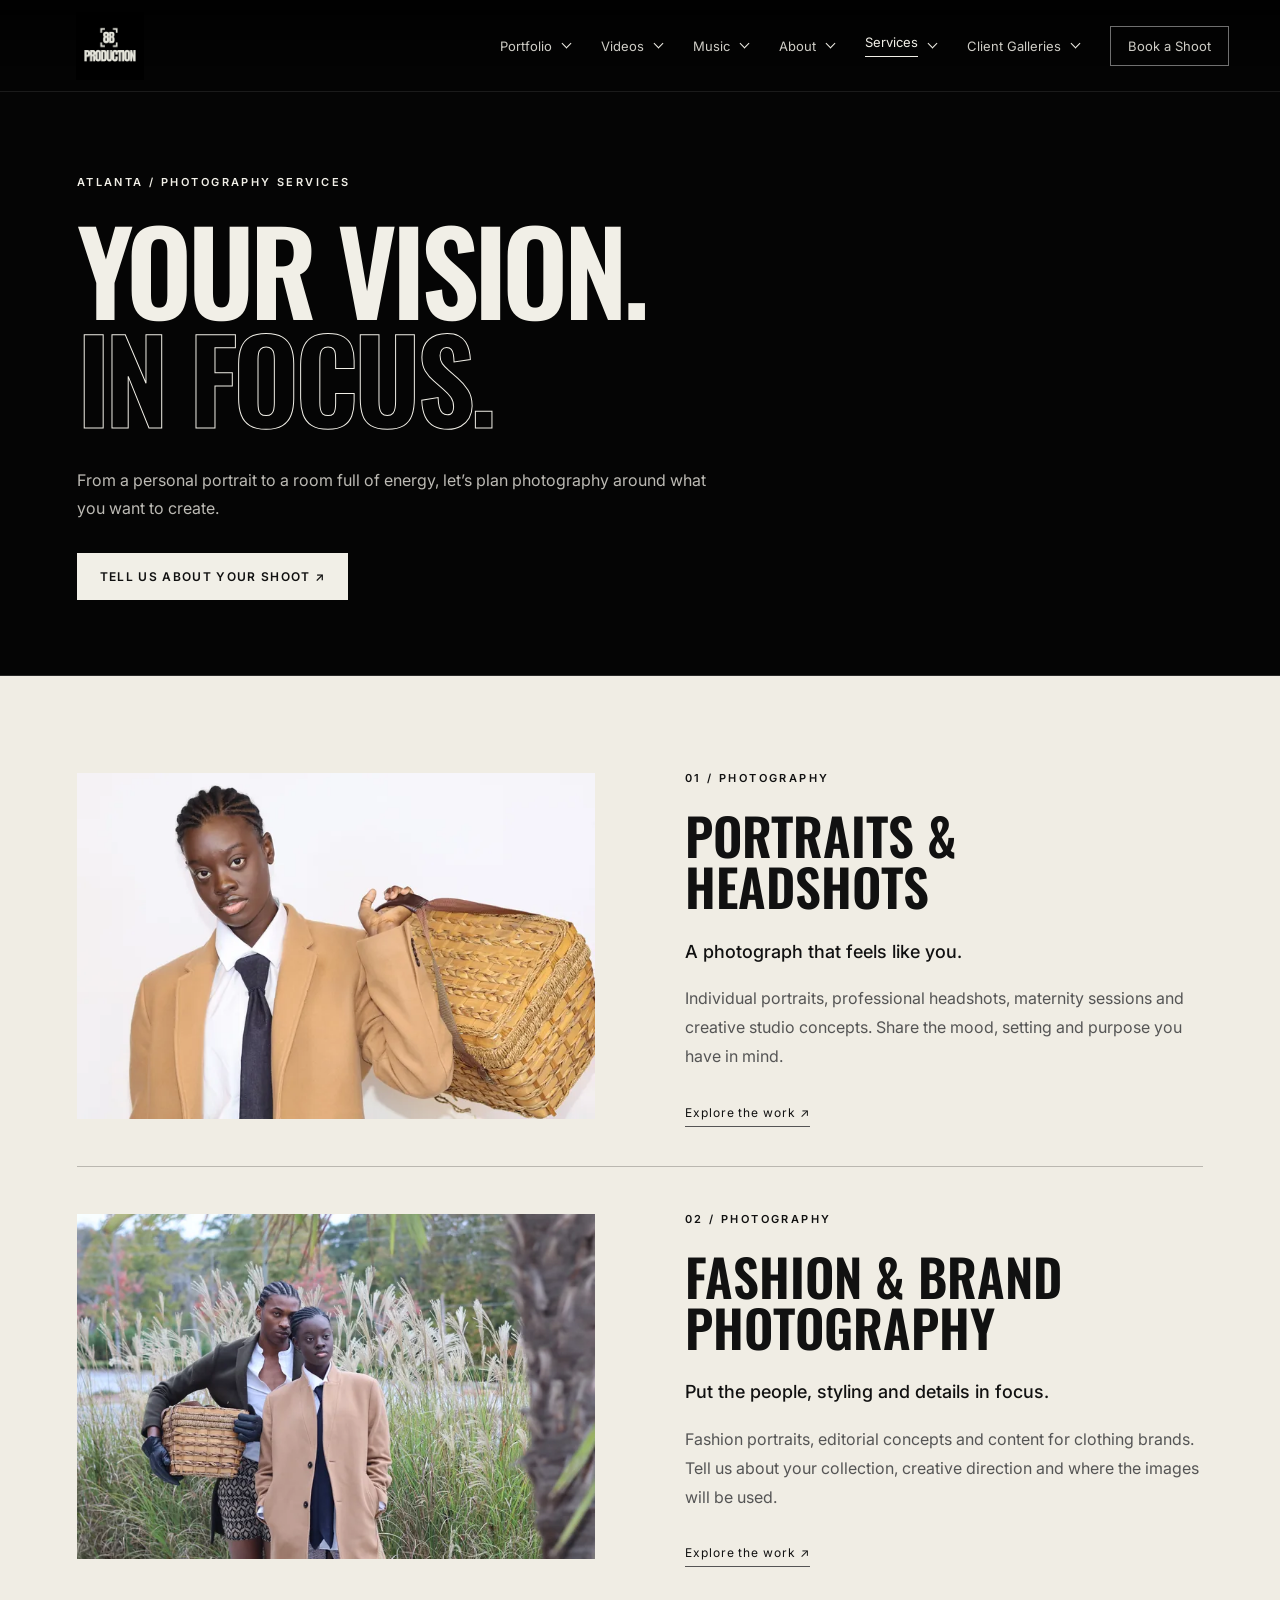
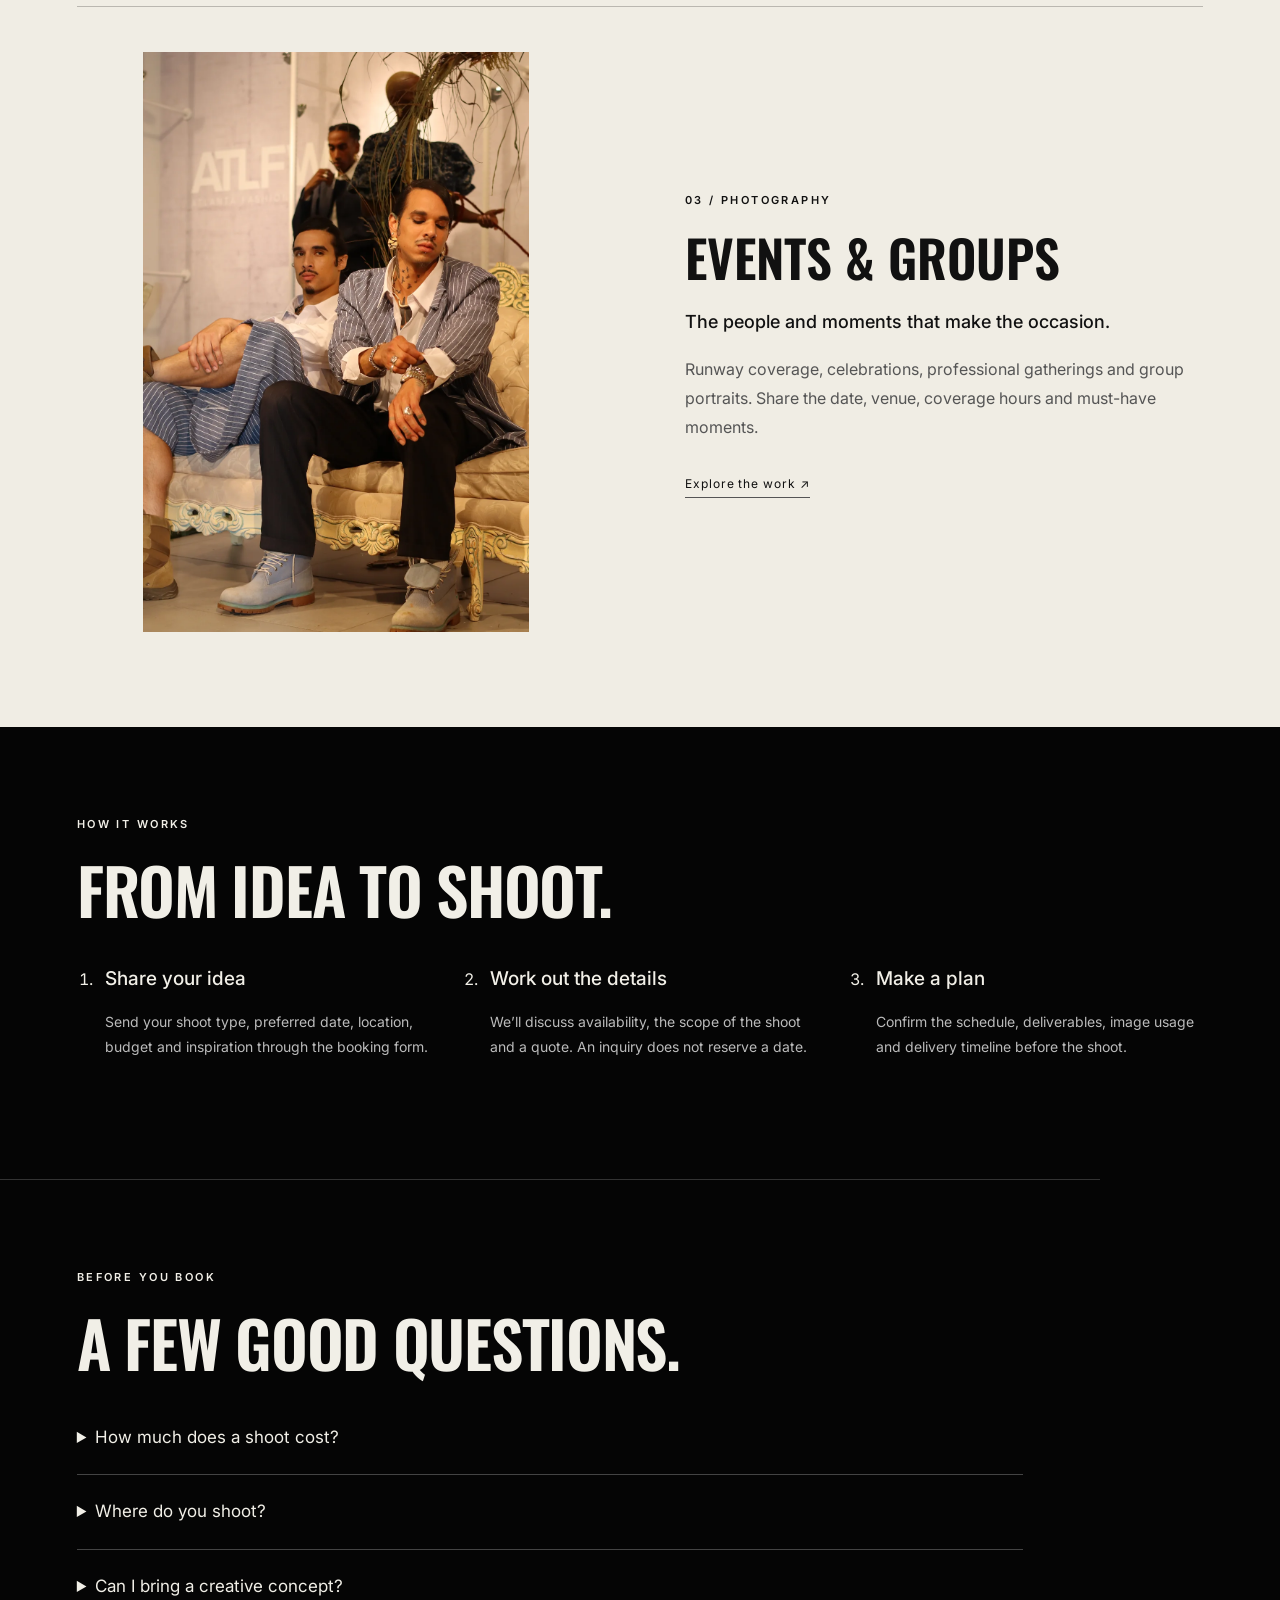
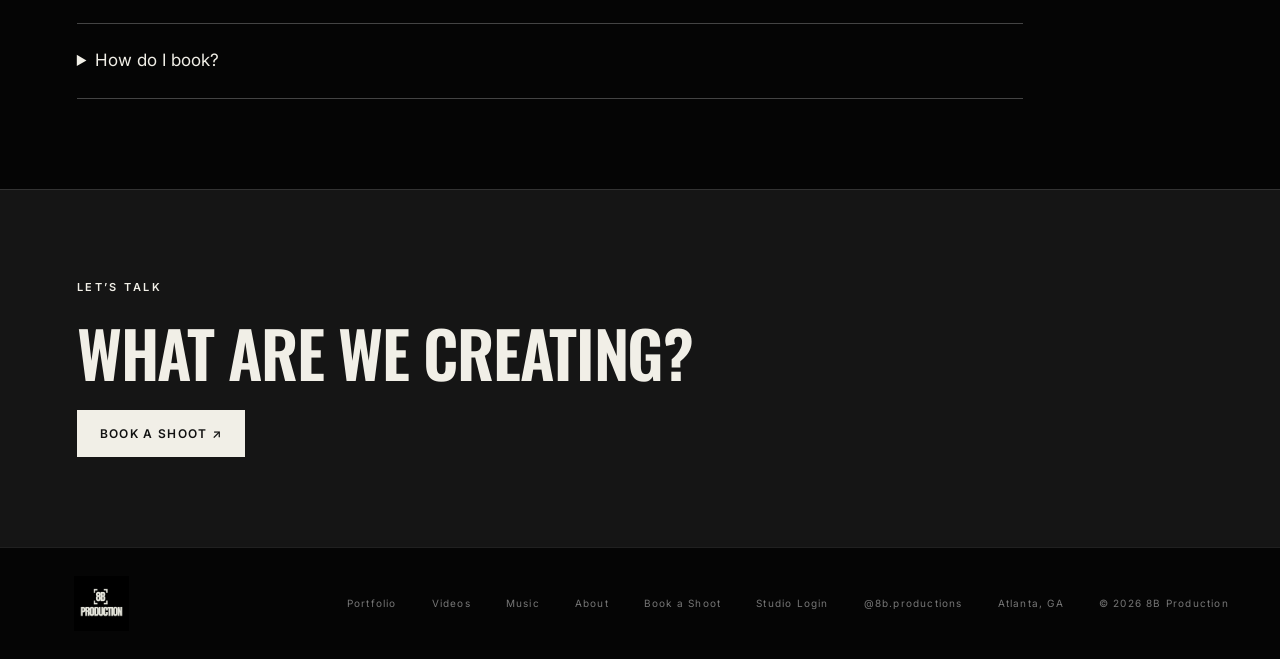
<file: services.html>
<!DOCTYPE html>
<html lang="en">
<head>
  <meta charset="UTF-8" />
  <meta name="viewport" content="width=device-width, initial-scale=1.0" />
  <meta name="description" content="Atlanta portrait sessions, professional headshots, fashion photography and event coverage. Plan your next shoot with 8B Production." />
  <title>Photography Services — 8B Production</title>
  <link rel="icon" href="/favicon.ico" sizes="16x16 32x32 48x48">
  <link rel="icon" href="/favicon.svg" type="image/svg+xml" sizes="any">
  <link rel="preconnect" href="https://fonts.googleapis.com">
  <link rel="preconnect" href="https://fonts.gstatic.com" crossorigin>
  <link href="https://fonts.googleapis.com/css2?family=Inter:wght@400;500;600&family=Oswald:wght@500;600;700&display=swap" rel="stylesheet">
  <link rel="stylesheet" href="assets/css/style.css?v=menus-2" />
<link rel="canonical" href="https://8bproduction.com/services.html" />
<meta property="og:title" content="Photography Services — 8B Production" /><meta property="og:description" content="Atlanta portrait sessions, professional headshots, fashion photography and event coverage. Plan your next shoot with 8B Production." /><meta property="og:image" content="https://8bproduction.com/assets/images/stock/service-fashion-1600.webp" /><meta property="og:type" content="website" />
</head>
<body>  <a class="site-skip" href="#main">Skip to content</a>
  <header class="site-header" id="top">
    <a class="brand" href="index.html" aria-label="8B Production home"><img src="assets/images/8b-logo.jpg" alt="8B Production logo" width="118" height="68"></a>
    <button class="menu-toggle" aria-label="Open menu" aria-expanded="false"><span></span><span></span></button>
    <nav class="nav" aria-label="Main navigation">
      <a href="portfolio.html">Portfolio</a>
      <a href="videos.html">Videos</a>
      <a href="music.html">Music</a>
      <a href="about.html">About</a>
      <a href="services.html" aria-current="page">Services</a>
      <a href="client-galleries.html">Client Galleries</a>
      <a href="contact.html" class="nav-cta">Book a Shoot</a>
    </nav>
  </header><main id="main"><section class="page-intro"><p class="eyebrow">ATLANTA / PHOTOGRAPHY SERVICES</p><h1>YOUR VISION.<br><span>IN FOCUS.</span></h1><p class="page-description">From a personal portrait to a room full of energy, let’s plan photography around what you want to create.</p><a class="btn btn-light" href="contact.html">Tell us about your shoot ↗</a></section><section class="service-details"><article class="service-detail nav-destination" id="portraits" tabindex="-1"><img src="assets/images/stock/service-portraits-1600.webp" srcset="assets/images/stock/service-portraits-720.webp 720w, assets/images/stock/service-portraits-1600.webp 1600w" sizes="(max-width: 800px) 90vw, 42vw" alt="Studio portrait of a model in a tan jacket holding a woven bag" width="1600" height="1067" loading="lazy" decoding="async"><div><p class="eyebrow">01 / PHOTOGRAPHY</p><h2>Portraits &amp; Headshots</h2><h3>A photograph that feels like you.</h3><p>Individual portraits, professional headshots, maternity sessions and creative studio concepts. Share the mood, setting and purpose you have in mind.</p><a class="text-link" href="portfolio.html?category=portraits">Explore the work ↗</a></div></article><article class="service-detail nav-destination" id="fashion" tabindex="-1"><img src="assets/images/stock/service-fashion-1600.webp" srcset="assets/images/stock/service-fashion-720.webp 720w, assets/images/stock/service-fashion-1600.webp 1600w" sizes="(max-width: 800px) 90vw, 42vw" alt="Two models in tailored looks pose with a woven bag among tall grasses" width="1600" height="1067" loading="lazy" decoding="async"><div><p class="eyebrow">02 / PHOTOGRAPHY</p><h2>Fashion &amp; Brand Photography</h2><h3>Put the people, styling and details in focus.</h3><p>Fashion portraits, editorial concepts and content for clothing brands. Tell us about your collection, creative direction and where the images will be used.</p><a class="text-link" href="portfolio.html?category=fashion">Explore the work ↗</a></div></article><article class="service-detail nav-destination" id="events" tabindex="-1"><img src="assets/images/stock/service-events-1067.webp" srcset="assets/images/stock/service-events-480.webp 480w, assets/images/stock/service-events-1067.webp 1067w" sizes="(max-width: 800px) 90vw, 42vw" alt="Two people seated in front of an Atlanta Fashion Week backdrop" width="1067" height="1600" loading="lazy" decoding="async"><div><p class="eyebrow">03 / PHOTOGRAPHY</p><h2>Events &amp; Groups</h2><h3>The people and moments that make the occasion.</h3><p>Runway coverage, celebrations, professional gatherings and group portraits. Share the date, venue, coverage hours and must-have moments.</p><a class="text-link" href="portfolio.html?category=professional">Explore the work ↗</a></div></article></section><section class="process-section"><p class="eyebrow">HOW IT WORKS</p><h2>FROM IDEA TO SHOOT.</h2><ol class="process-grid"><li><h3>Share your idea</h3><p>Send your shoot type, preferred date, location, budget and inspiration through the booking form.</p></li><li><h3>Work out the details</h3><p>We’ll discuss availability, the scope of the shoot and a quote. An inquiry does not reserve a date.</p></li><li><h3>Make a plan</h3><p>Confirm the schedule, deliverables, image usage and delivery timeline before the shoot.</p></li></ol></section><section class="faq-section nav-destination" id="services-faq" tabindex="-1"><p class="eyebrow">BEFORE YOU BOOK</p><h2>A FEW GOOD QUESTIONS.</h2><details><summary>How much does a shoot cost?</summary><p>Quotes depend on the type of shoot, duration, location and deliverables. Include your budget and what you need in the inquiry so we can discuss the right scope.</p></details><details><summary>Where do you shoot?</summary><p>8B Production is based in Atlanta. Include your preferred location or venue when you inquire. For projects outside metro Atlanta, include travel details so those costs can be discussed.</p></details><details><summary>Can I bring a creative concept?</summary><p>Yes. Share your inspiration, outfit ideas and intended use for the photographs. We can discuss locations and what the concept needs.</p></details><details><summary>How do I book?</summary><p>Use the booking form or email <a href="mailto:booking@8bproduction.com">booking@8bproduction.com</a>. Availability and booking details must be confirmed directly.</p></details></section><section class="page-cta"><p class="eyebrow">LET’S TALK</p><h2>WHAT ARE WE CREATING?</h2><a class="btn btn-light" href="contact.html">Book a Shoot ↗</a></section></main>  <footer>
    <a class="brand footer-brand" href="index.html" aria-label="8B Production home"><img src="assets/images/8b-logo.jpg" alt="8B Production logo" width="100" height="55"></a>
    <div class="footer-meta"><a href="portfolio.html">Portfolio</a><a href="videos.html">Videos</a><a href="music.html">Music</a><a href="about.html">About</a><a href="contact.html">Book a Shoot</a><a href="https://eightb-client-delivery.info-c79e.chatgpt.site/admin">Studio Login</a><a href="https://www.instagram.com/8b.productions/" target="_blank" rel="noopener">@8b.productions</a><span>Atlanta, GA</span><span>© <span id="year"></span> 8B Production</span></div>
  </footer><script src="assets/js/main.js?v=menus-3"></script></body></html>
</file>
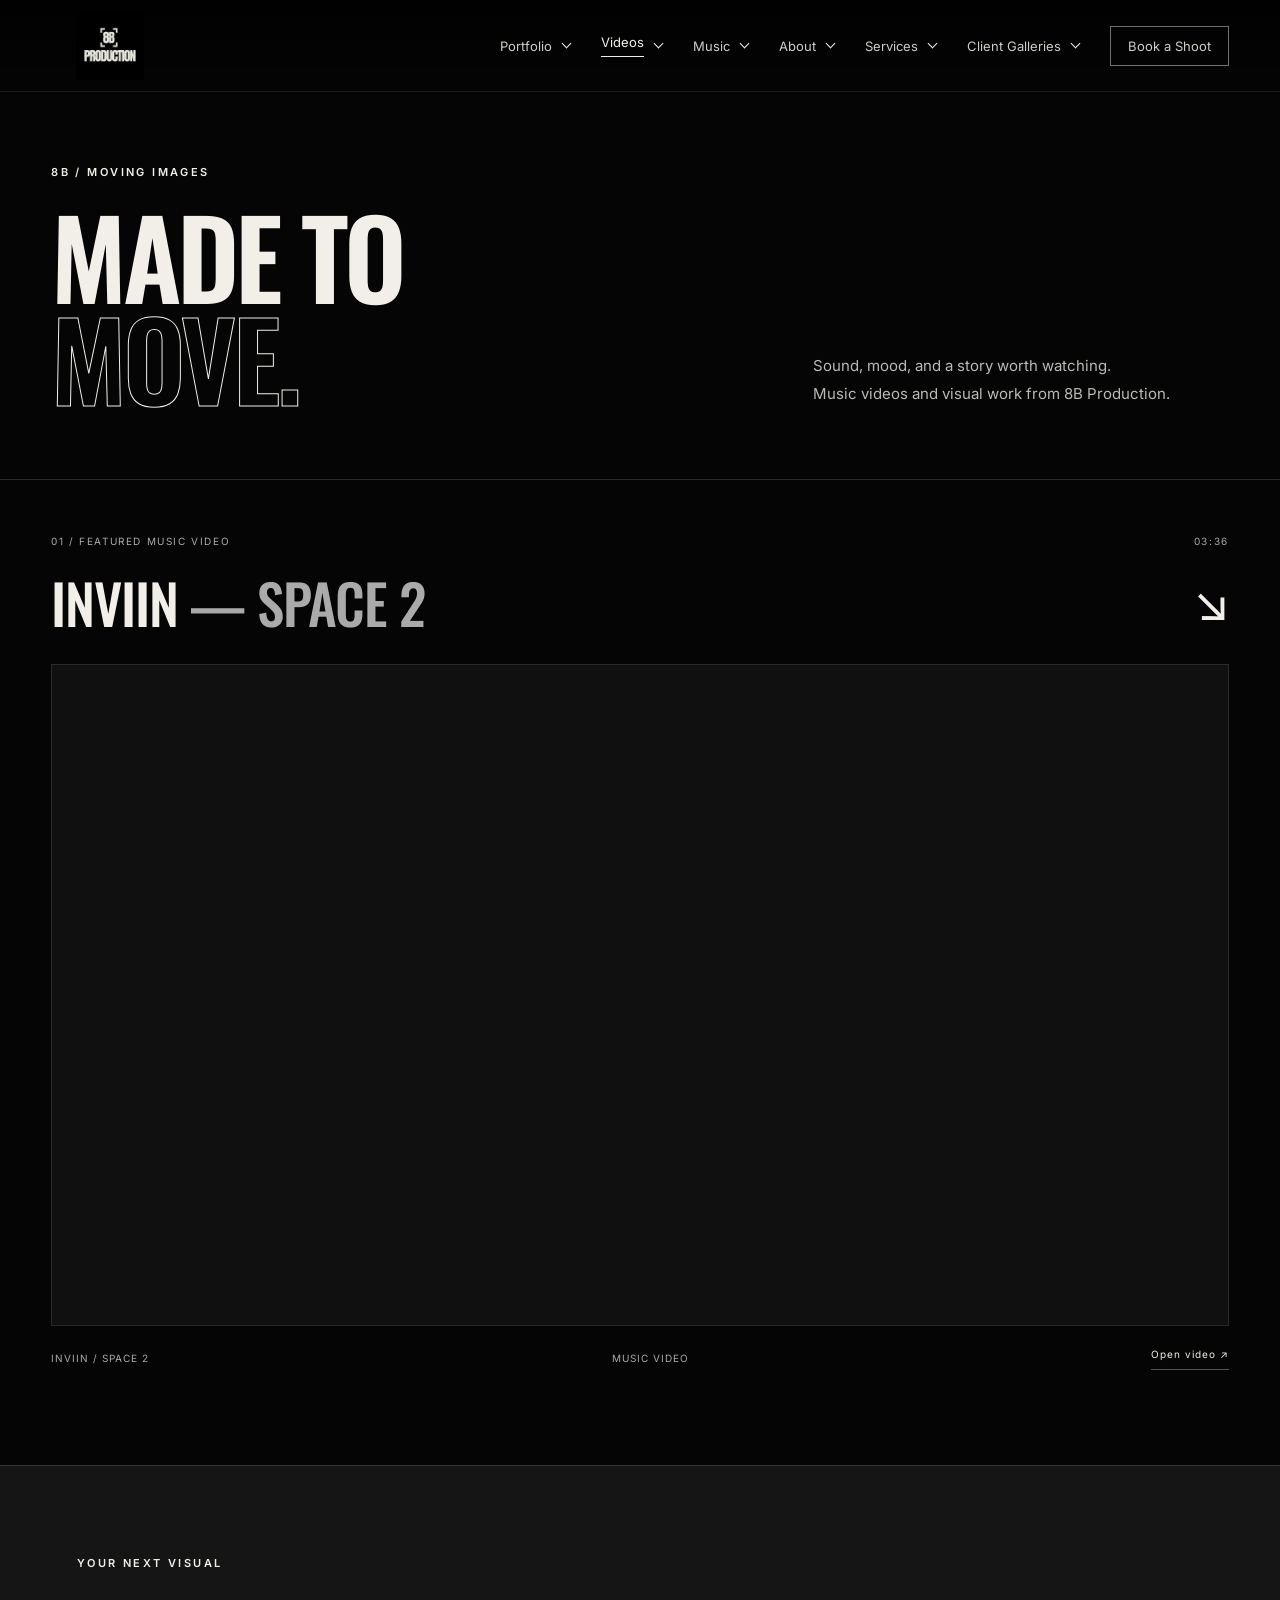
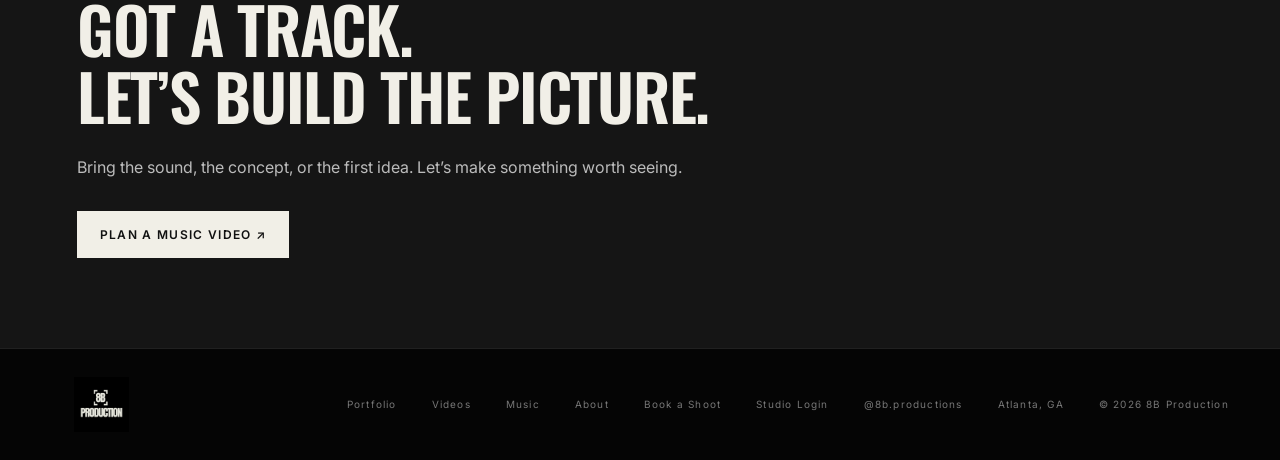
<file: videos.html>
<!DOCTYPE html>
<html lang="en">
<head>
  <meta charset="UTF-8">
  <meta name="viewport" content="width=device-width,initial-scale=1">
  <title>Videos &amp; Music Videos — 8B Production</title>
  <link rel="icon" href="/favicon.ico" sizes="16x16 32x32 48x48">
  <link rel="icon" href="/favicon.svg" type="image/svg+xml" sizes="any">
  <meta name="description" content="Music videos and moving images by 8B Production. Watch INVIIN — SPACE 2.">
  <link rel="canonical" href="https://8bproduction.com/videos.html">
  <meta property="og:title" content="Videos &amp; Music Videos — 8B Production">
  <meta property="og:description" content="Music videos and moving images by 8B Production. Watch INVIIN — SPACE 2.">
  <meta property="og:image" content="https://8bproduction.com/assets/images/8b-logo.jpg">
  <meta property="og:type" content="website">
  <link rel="preconnect" href="https://fonts.googleapis.com">
  <link rel="preconnect" href="https://fonts.gstatic.com" crossorigin>
  <link href="https://fonts.googleapis.com/css2?family=Inter:wght@400;500;600&amp;family=Oswald:wght@500;600;700&amp;display=swap" rel="stylesheet">
  <link rel="stylesheet" href="assets/css/style.css?v=menus-2">
  <link rel="stylesheet" href="assets/css/pages.css">
</head>
<body class="detail-page">
  <a class="site-skip" href="#main">Skip to content</a>
  <header class="site-header" id="top">
    <a class="brand" href="index.html" aria-label="8B Production home"><img src="assets/images/8b-logo.jpg" alt="8B Production logo" width="118" height="68"></a>
    <button class="menu-toggle" aria-label="Open menu" aria-expanded="false"><span></span><span></span></button>
    <nav class="nav" aria-label="Main navigation">
      <a href="portfolio.html">Portfolio</a>
      <a href="videos.html" aria-current="page">Videos</a>
      <a href="music.html">Music</a>
      <a href="about.html">About</a>
      <a href="services.html">Services</a>
      <a href="client-galleries.html">Client Galleries</a>
      <a href="contact.html" class="nav-cta">Book a Shoot</a>
    </nav>
  </header>
  <main id="main">

    <section class="screen-intro">
      <p class="eyebrow">8B / MOVING IMAGES</p>
      <div class="screen-intro-line"><h1>MADE TO<br><span>MOVE.</span></h1><p>Sound, mood, and a story worth watching.<br>Music videos and visual work from 8B Production.</p></div>
    </section>
    <section class="film-section nav-destination" id="featured-video" tabindex="-1" aria-labelledby="film-title">
      <div class="film-kicker"><span>01 / FEATURED MUSIC VIDEO</span><span>03:36</span></div>
      <div class="film-title"><h2 id="film-title">INVIIN <span>— SPACE 2</span></h2><span aria-hidden="true">↘</span></div>
      <div class="video-frame"><iframe src="https://drive.google.com/file/d/1_Hwz28zoqXqTXw6I2FD77F-N4FBjihuP/preview" title="INVIIN — SPACE 2 music video" allow="autoplay; fullscreen; picture-in-picture" allowfullscreen loading="eager"></iframe></div>
      <div class="film-meta"><span>INVIIN / SPACE 2</span><span>MUSIC VIDEO</span><a href="https://drive.google.com/file/d/1_Hwz28zoqXqTXw6I2FD77F-N4FBjihuP/view?usp=drivesdk" target="_blank" rel="noopener">Open video ↗</a></div>
    </section>
    <section class="page-cta nav-destination" id="plan-a-video" tabindex="-1"><p class="eyebrow">YOUR NEXT VISUAL</p><h2>GOT A TRACK.<br>LET’S BUILD THE PICTURE.</h2><p>Bring the sound, the concept, or the first idea. Let’s make something worth seeing.</p><a class="btn btn-light" href="contact.html">Plan a music video ↗</a></section>

  </main>
  <footer>
    <a class="brand footer-brand" href="index.html" aria-label="8B Production home"><img src="assets/images/8b-logo.jpg" alt="8B Production logo" width="100" height="55"></a>
    <div class="footer-meta"><a href="portfolio.html">Portfolio</a><a href="videos.html">Videos</a><a href="music.html">Music</a><a href="about.html">About</a><a href="contact.html">Book a Shoot</a><a href="https://eightb-client-delivery.info-c79e.chatgpt.site/admin">Studio Login</a><a href="https://www.instagram.com/8b.productions/" target="_blank" rel="noopener">@8b.productions</a><span>Atlanta, GA</span><span>© <span id="year"></span> 8B Production</span></div>
  </footer>
  <script src="assets/js/main.js?v=menus-3"></script>
</body>
</html>
</file>
<file: assets/css/style.css>
*{box-sizing:border-box}html{scroll-behavior:smooth}body{margin:0;background:#050505;color:#f1efe7;font-family:Inter,Arial,sans-serif;overflow-x:hidden}a{color:inherit;text-decoration:none}img{display:block;width:100%;height:100%;object-fit:cover}.site-header{position:fixed;z-index:100;top:0;left:0;width:100%;height:92px;display:flex;align-items:center;justify-content:space-between;padding:0 4vw;border-bottom:1px solid rgba(255,255,255,.1);background:linear-gradient(to bottom,rgba(0,0,0,.72),transparent);transition:.3s}.site-header.scrolled{height:72px;background:rgba(5,5,5,.94);backdrop-filter:blur(12px)}.brand{display:block;width:118px;height:68px;overflow:hidden}.brand img{object-fit:contain}.nav{display:flex;align-items:center;gap:28px;font-size:13px}.nav a{opacity:.86}.nav a:hover{opacity:1}.nav-cta{padding:11px 17px;border:1px solid rgba(255,255,255,.5)}.menu-toggle{display:none;background:none;border:0;width:44px;height:44px;padding:12px}.menu-toggle span{display:block;height:1px;background:white;margin:7px 0}.hero{height:100svh;min-height:720px;position:relative;display:flex;align-items:flex-end;padding:0 4vw 7vh;overflow:hidden}.hero-media{position:absolute;inset:0;background:url("../images/portfolio-01.jpg") 65% 32%/cover no-repeat;transform:scale(1.02)}.hero-overlay{position:absolute;inset:0;background:linear-gradient(90deg,rgba(0,0,0,.82) 0%,rgba(0,0,0,.48) 42%,rgba(0,0,0,.17) 72%,rgba(0,0,0,.28) 100%),linear-gradient(to top,rgba(0,0,0,.7),transparent 55%)}.hero-copy{position:relative;z-index:2;max-width:900px}.eyebrow{font-size:11px;font-weight:600;letter-spacing:.22em;margin:0 0 25px}.hero h1,.section h2,.feature-copy h2,.music-heading h2,.about-copy h2,.contact-section h2{font-family:Oswald,Impact,sans-serif;text-transform:uppercase}.hero h1{font-size:clamp(58px,9vw,140px);line-height:.78;letter-spacing:-.045em;margin:0;font-weight:600}.hero h1 span{color:transparent;-webkit-text-stroke:1.5px rgba(255,255,255,.8)}.hero-actions{display:flex;align-items:center;gap:28px;margin-top:38px}.btn{display:inline-flex;justify-content:center;align-items:center;padding:16px 23px;font-size:12px;font-weight:600;letter-spacing:.11em;text-transform:uppercase;transition:.2s}.btn-light{background:#f1efe7;color:#111}.btn-light:hover{background:white;transform:translateY(-2px)}.btn-dark{background:#111;color:white}.text-link{font-size:12px;letter-spacing:.08em;border-bottom:1px solid rgba(255,255,255,.5);padding-bottom:6px}.hero-tagline{position:absolute;z-index:2;right:4vw;bottom:7vh;max-width:190px;text-align:right;font-size:12px;line-height:1.5;opacity:.82}.scroll-cue{position:absolute;right:4vw;top:50%;z-index:2;font-size:9px;letter-spacing:.2em;writing-mode:vertical-rl;opacity:.7}.section{padding:110px 4vw}.section-label{font-size:10px;letter-spacing:.22em;opacity:.52;margin-bottom:70px}.intro{display:grid;grid-template-columns:1fr 3fr}.intro-copy p{font-family:Oswald,Impact,sans-serif;text-transform:uppercase;font-size:clamp(30px,4.6vw,68px);line-height:1.04;letter-spacing:-.025em;max-width:1150px;margin:0}.gallery{display:grid;grid-template-columns:1fr 1fr;gap:2px;background:#191919}.gallery-card{height:72vh;min-height:520px;position:relative;overflow:hidden}.gallery-card-large{height:90vh}.gallery-card-wide{grid-column:1/-1;height:84vh}.gallery-card img{transition:transform .8s cubic-bezier(.2,.7,.2,1)}.gallery-card:hover img{transform:scale(1.025)}.gallery-caption{position:absolute;left:0;right:0;bottom:0;padding:22px 25px;display:flex;justify-content:space-between;background:linear-gradient(transparent,rgba(0,0,0,.78));font-size:11px;letter-spacing:.14em;text-transform:uppercase}.services{background:#f0ede4;color:#101010}.services-list{border-top:1px solid #bebbb4}.service-row{display:grid;grid-template-columns:70px 1.2fr 1fr 40px;gap:25px;align-items:center;padding:38px 0;border-bottom:1px solid #bebbb4}.service-number{font-size:10px;opacity:.5}.service-row h2{font-size:clamp(32px,4.2vw,56px);letter-spacing:-.025em;margin:0}.service-row p{font-size:14px;line-height:1.75;color:#555;max-width:520px}.service-arrow{font-size:26px;text-align:right}.feature{display:grid;grid-template-columns:1.2fr .8fr;background:#f0ede4;color:#111}.feature-image{min-height:780px}.feature-image img{object-position:center 20%}.feature-copy{display:flex;flex-direction:column;justify-content:center;padding:8vw}.eyebrow.dark{color:#777}.feature-copy h2{font-size:clamp(46px,5.4vw,80px);letter-spacing:-.03em;line-height:.92;margin:0 0 28px}.feature-copy>p:not(.eyebrow){line-height:1.8;color:#555;margin:0 0 35px}.feature-copy .btn{align-self:flex-start}.music-heading{display:grid;grid-template-columns:2fr 1fr;gap:40px;align-items:end;margin-bottom:65px}.music-heading h2{font-size:clamp(48px,6vw,90px);line-height:.9;letter-spacing:-.03em;margin:0}.music-heading p{color:#aaa;line-height:1.7}.artist-grid{display:grid;grid-template-columns:1fr 1fr;gap:20px}.artist-placeholder{height:560px;background:#0d0d0d;border:1px solid #202020;display:grid;place-items:center;overflow:hidden;position:relative}.artist-placeholder:after{content:"";position:absolute;width:70%;height:70%;border:1px solid #242424;transform:rotate(8deg)}.artist-placeholder span{font-family:Oswald,Impact,sans-serif;font-size:clamp(70px,10vw,150px);letter-spacing:-.05em;color:#191919}.artist-meta{display:flex;justify-content:space-between;align-items:baseline;padding-top:17px}.artist-meta h3{font-family:Oswald,Impact,sans-serif;font-size:30px;margin:0}.artist-meta p{font-size:10px;letter-spacing:.1em;color:#888}.about-section{position:relative;min-height:760px;padding:120px 4vw;display:grid;grid-template-columns:1fr 1fr;align-items:center;overflow:hidden}.about-logo{position:absolute;left:-7vw;bottom:-8vw;width:58vw;height:58vw;opacity:.11;filter:grayscale(100%)}.about-logo img{object-fit:contain}.about-copy{grid-column:2;position:relative;z-index:1}.about-copy h2{font-size:clamp(44px,5.8vw,84px);letter-spacing:-.03em;line-height:.94;margin:0 0 35px}.about-copy>p:last-child{font-size:16px;color:#aaa;line-height:1.8;max-width:660px}.contact-section{padding:130px 4vw;background:#0a0a0a;border-top:1px solid #272727}.contact-section h2{font-size:clamp(66px,11vw,170px);line-height:.78;letter-spacing:-.045em;margin:0 0 45px}.contact-section h2 span{color:transparent;-webkit-text-stroke:1.5px #eee}.contact-note{color:#aaa}.contact-button{margin-top:22px}.setup-note{font-size:10px;color:#555;margin-top:20px}footer{padding:28px 4vw;display:flex;align-items:center;justify-content:space-between;border-top:1px solid #202020}.footer-brand{height:55px;width:100px}.footer-meta{display:flex;gap:35px;font-size:10px;letter-spacing:.12em;color:#777}.reveal{opacity:0;transform:translateY(28px);transition:opacity .7s ease,transform .7s ease}.reveal.visible{opacity:1;transform:none}@media(max-width:800px){.site-header{height:72px}.brand{width:90px;height:55px}.nav{position:fixed;inset:72px 0 auto 0;background:#050505;padding:30px 5vw 40px;display:none;flex-direction:column;align-items:flex-start;border-bottom:1px solid #222}.nav.open{display:flex}.menu-toggle{display:block}.hero{min-height:650px;padding:0 5vw 7vh}.hero-media{background-position:60% 28%}.hero h1{font-size:clamp(54px,17vw,100px);line-height:.82}.hero-tagline,.scroll-cue{display:none}.hero-actions{align-items:flex-start;flex-direction:column;gap:18px}.intro{grid-template-columns:1fr}.section{padding:80px 5vw}.section-label{margin-bottom:45px}.gallery{grid-template-columns:1fr}.gallery-card,.gallery-card-large,.gallery-card-wide{grid-column:auto;height:72vh;min-height:480px}.service-row{grid-template-columns:42px 1fr 25px}.service-row p{grid-column:2/-1;margin-top:-10px}.feature{grid-template-columns:1fr}.feature-image{min-height:620px}.feature-copy{padding:80px 5vw}.music-heading{grid-template-columns:1fr}.artist-grid{grid-template-columns:1fr}.artist-placeholder{height:440px}.about-section{grid-template-columns:1fr;padding:100px 5vw}.about-copy{grid-column:1}.about-logo{width:110vw;height:110vw;left:-28vw;bottom:-12vw}.contact-section{padding:100px 5vw}footer{align-items:flex-start;gap:30px}.footer-meta{flex-direction:column;gap:10px;text-align:right}}

.artist-image{height:560px;overflow:hidden;background:#0d0d0d;border:1px solid #202020}
.artist-image img{width:100%;height:100%;object-fit:cover;transition:transform .6s ease,filter .4s ease;filter:saturate(.9)}
.artist-card:hover .artist-image img{transform:scale(1.025);filter:saturate(1.05)}
.artist-card:first-child .artist-image img{object-position:center 18%}
.artist-card:nth-child(2) .artist-image img{object-position:center 8%}
@media(max-width:800px){.artist-image{height:500px}}


.contact-heading{display:grid;grid-template-columns:1.7fr .7fr;gap:7vw;align-items:end;margin-bottom:75px}
.contact-side{padding-bottom:12px}
.contact-side p{color:#aaa;line-height:1.75;margin:0 0 24px;max-width:440px}
.social-link{display:inline-block;font-size:13px;letter-spacing:.08em;border-bottom:1px solid #555;padding-bottom:5px}
.booking-form{border-top:1px solid #292929;padding-top:45px}
.form-grid{display:grid;grid-template-columns:1fr 1fr;column-gap:42px;row-gap:35px}
.booking-form label{display:flex;flex-direction:column;gap:12px}
.booking-form label>span{font-size:10px;text-transform:uppercase;letter-spacing:.16em;color:#8f8f8f}
.booking-form input,.booking-form select,.booking-form textarea{width:100%;border:0;border-bottom:1px solid #393939;background:transparent;color:#f1efe7;font:inherit;font-size:15px;padding:11px 0 14px;outline:none;border-radius:0}
.booking-form select{appearance:auto}
.booking-form option{background:#111;color:#f1efe7}
.booking-form textarea{resize:vertical;min-height:150px;line-height:1.6}
.booking-form input:focus,.booking-form select:focus,.booking-form textarea:focus{border-bottom-color:#f1efe7}
.booking-form input::placeholder,.booking-form textarea::placeholder{color:#555}
.form-full{grid-column:1/-1}
.form-bottom{display:flex;justify-content:space-between;align-items:center;gap:30px;margin-top:42px}
.form-bottom p{font-size:12px;color:#777}
.form-bottom p a{color:#ccc;border-bottom:1px solid #555}
.footer-meta a:hover{color:#ddd}
@media(max-width:800px){
  .contact-heading{grid-template-columns:1fr;gap:25px;margin-bottom:55px}
  .form-grid{grid-template-columns:1fr;row-gap:28px}
  .form-full{grid-column:auto}
  .form-bottom{align-items:flex-start;flex-direction:column}
}


/* v5 crop adjustments */
.hero-media{background-position:center 22%}
.gallery-card-large img{object-position:center 16%}
.gallery-card:nth-child(2) img{object-position:center 22%}
.gallery-card:nth-child(3) img{object-position:center 16%}
.gallery-card:nth-child(4) img{object-position:center 18%}
.gallery-card:nth-child(5) img{object-position:center 20%}
.gallery-card-wide img{object-position:center 34%}
.feature-image img{object-position:center 20%}

/* Portfolio and services pages */
:focus-visible{outline:2px solid currentColor;outline-offset:5px}section[id]{scroll-margin-top:90px}.nav a[aria-current=page]{opacity:1;border-bottom:1px solid #f1efe7;padding-bottom:6px}.page-intro{padding:175px 6vw 75px;border-bottom:1px solid #292929}.page-intro h1{font:600 clamp(58px,9vw,130px)/.94 Oswald,Impact,sans-serif;letter-spacing:-.04em;margin:0 0 35px}.page-intro h1 span{color:transparent;-webkit-text-stroke:1px #f1efe7}.page-description{max-width:650px;color:#bcbab4;line-height:1.8;font-size:16px;margin:0 0 30px}.portfolio-section{padding:40px 4vw 90px}.portfolio-toolbar{display:flex;gap:24px;align-items:center;justify-content:space-between;margin-bottom:38px}.filters{display:flex;gap:10px;flex-wrap:wrap}.filters[hidden]{display:none}.filters button{border:1px solid #555;background:transparent;color:#f1efe7;font:500 12px Inter,Arial,sans-serif;padding:12px 16px;cursor:pointer}.filters button[aria-pressed=true]{background:#f1efe7;color:#111;border-color:#f1efe7}#photo-count{color:#aaa;font-size:12px;white-space:nowrap}.portfolio-grid{display:grid;grid-template-columns:repeat(3,minmax(0,1fr));gap:35px 22px;align-items:start}.portfolio-item{margin:0;min-width:0}.portfolio-item[hidden]{display:none}.photo-link{display:block;background:#171717;cursor:zoom-in}.portfolio-item img{width:100%;height:auto;object-fit:contain}.portfolio-item figcaption{font-size:11px;line-height:1.6;color:#bcbab4;padding-top:12px}.page-cta{padding:90px 6vw;background:#151515;border-top:1px solid #333}.page-cta h2,.process-section h2,.faq-section h2{font:600 clamp(38px,5vw,74px)/1.04 Oswald,Impact,sans-serif;margin:0 0 25px;letter-spacing:-.02em}.page-cta p:not(.eyebrow){color:#bbb;margin-bottom:30px;line-height:1.7}.lightbox{position:fixed;inset:0;max-width:96vw;max-height:96svh;width:1100px;border:1px solid #444;padding:55px 20px 20px;background:#080808;color:#eee}.lightbox::backdrop{background:rgba(0,0,0,.92)}.lightbox img{width:100%;height:76svh;object-fit:contain}.lightbox p{text-align:center;font-size:12px}.lightbox-close{position:absolute;top:12px;right:18px;background:none;color:#eee;border:1px solid #777;padding:8px 16px;cursor:pointer}.gallery-more{padding:42px 4vw 70px}.services-more{background:#f0ede4;padding:0 4vw 70px}.service-details{background:#f0ede4;color:#111;padding:50px 6vw}.service-detail{display:grid;grid-template-columns:1fr 1fr;gap:7vw;align-items:center;padding:45px 0;border-bottom:1px solid #bab7b0}.service-detail:last-child{border-bottom:0}.service-detail>img{max-height:580px;width:100%;height:auto;object-fit:contain}.service-detail h2{font:600 clamp(36px,4vw,62px)/1 Oswald,Impact,sans-serif;text-transform:uppercase;margin:0 0 25px}.service-detail h3{font-size:18px;font-weight:500;line-height:1.6}.service-detail p:not(.eyebrow){line-height:1.8;color:#555;margin-bottom:30px}.service-detail .text-link{border-color:#555}.process-section,.faq-section{padding:90px 6vw}.process-grid{display:grid;grid-template-columns:repeat(3,minmax(0,1fr));gap:50px;padding-left:20px}.process-grid li{padding-left:8px}.process-grid h3{font-size:19px;font-weight:500}.process-grid p{font-size:14px;line-height:1.8;color:#bbb}.faq-section{border-top:1px solid #333;max-width:1100px}.faq-section details{border-bottom:1px solid #444;padding:24px 0}.faq-section summary{cursor:pointer;font-size:17px;line-height:1.5}.faq-section details p{color:#bbb;line-height:1.8;max-width:750px}.faq-section details a{text-decoration:underline}.reveal{opacity:1;transform:none}.footer-meta{flex-wrap:wrap}.menu-toggle{cursor:pointer}
@media(max-width:1000px){.nav{gap:18px}.portfolio-grid{grid-template-columns:repeat(2,minmax(0,1fr))}.footer-meta{gap:20px}}@media(max-width:600px){.page-intro{padding:135px 5vw 45px}.page-intro h1{font-size:clamp(48px,12vw,72px)}.portfolio-toolbar{display:block}.portfolio-grid{grid-template-columns:1fr;gap:30px}.portfolio-section{padding:30px 5vw 60px}.filters{gap:8px}.filters button{font-size:11px;padding:12px}.service-detail{grid-template-columns:1fr;gap:30px}.service-details{padding:20px 5vw}.process-grid{grid-template-columns:1fr;gap:15px}.page-cta,.process-section,.faq-section{padding:65px 5vw}.lightbox{padding-left:8px;padding-right:8px}.lightbox img{height:70svh}}
@media(prefers-reduced-motion:reduce){html{scroll-behavior:auto}*,*::before,*::after{transition:none!important;animation:none!important}}


/* Fit the client-gallery navigation item on tablets. */
@media(max-width:1040px){.nav{position:fixed;inset:72px 0 auto 0;background:#050505;padding:30px 5vw 40px;display:none;flex-direction:column;align-items:flex-start;border-bottom:1px solid #222}.nav.open{display:flex}.menu-toggle{display:block}.site-header{height:72px}.brand{width:90px;height:55px}}

/* Shared navigation for the dedicated Music, Videos, About and booking pages. */
.nav{gap:22px}
.nav .nav-cta[aria-current=page]{padding-bottom:11px}
.site-skip{position:fixed;top:12px;left:12px;z-index:300;padding:12px 18px;background:#f1efe7;color:#111;transform:translateY(-180%)}
.site-skip:focus{transform:none}
.footer-meta{max-width:940px;justify-content:flex-end;line-height:1.7}
@media(min-width:1041px) and (max-width:1200px){.nav{font-size:12px;gap:16px}}

/* Selected photography: preserve each photograph's framing. */
.home-refreshed .hero-media{background-image:url('../images/stock/home-hero.webp');background-position:62% 39%}
.home-refreshed .feature-image{min-height:0;aspect-ratio:4/5;overflow:hidden}
.home-refreshed .feature-image img{object-position:center 18%}
.gallery-card:focus-visible{outline-offset:-6px}
.portfolio-grid{display:block;column-count:3;column-gap:22px}
.portfolio-item{break-inside:avoid;margin:0 0 28px}
.portfolio-item img{image-orientation:from-image}
.lightbox{padding:16px;width:1200px;max-width:96vw;max-height:96svh;overflow:auto}
.lightbox-toolbar{display:flex;align-items:center;justify-content:space-between;gap:20px;margin-bottom:12px}
.lightbox .lightbox-counter{margin:0;color:#aaa;font-size:12px;font-variant-numeric:tabular-nums}
.lightbox .lightbox-close{position:static;min-height:44px}
.lightbox-stage{display:grid;grid-template-columns:44px minmax(0,1fr) 44px;align-items:center;gap:12px;touch-action:pan-y pinch-zoom}
.lightbox-stage img{height:72svh;max-width:100%;object-fit:contain}
.lightbox-prev,.lightbox-next{display:grid;place-items:center;min-height:48px;border:1px solid #555;background:#151515;color:#f1efe7;font-size:22px;cursor:pointer}
.lightbox-prev:hover,.lightbox-next:hover{border-color:#f1efe7}
.lightbox .lightbox-caption{margin:14px 0 0;line-height:1.6;color:#bbb}
@media(max-width:1000px){.portfolio-grid{column-count:2}}
@media(max-width:800px){.home-refreshed .hero-media{background-image:url('../images/stock/home-hero-mobile.webp');background-position:center 24%}.home-refreshed .hero-overlay{background:linear-gradient(to top,rgba(0,0,0,.94),rgba(0,0,0,.5) 45%,rgba(0,0,0,.1) 78%)}.home-refreshed .feature-image{aspect-ratio:2/3;max-height:none}}
@media(max-width:600px){.portfolio-grid{column-count:1}.lightbox{padding:10px}.lightbox-stage{grid-template-columns:36px minmax(0,1fr) 36px;gap:5px}.lightbox-stage img{height:65svh}.lightbox-prev,.lightbox-next{font-size:18px;min-height:44px}}

/* Shared dropdowns in the main navigation. */
.nav-destination { scroll-margin-top: 90px; }
.nav-group { position: relative; }
.nav-group-label { display: flex; align-items: center; white-space: nowrap; }
.nav-disclosure {
  display: grid;
  place-items: center;
  width: 25px;
  min-height: 36px;
  margin-left: 2px;
  padding: 0;
  border: 0;
  background: transparent;
  color: #f1efe7;
  cursor: pointer;
}
.nav-disclosure::before {
  content: "";
  width: 6px;
  height: 6px;
  border-right: 1px solid currentColor;
  border-bottom: 1px solid currentColor;
  transform: translateY(-2px) rotate(45deg);
}
.nav-disclosure[aria-expanded="true"]::before { transform: translateY(2px) rotate(225deg); }
.nav-disclosure:focus-visible, .nav-submenu a:focus-visible { outline: 2px solid #f1efe7; outline-offset: 2px; }
.nav-submenu {
  position: absolute;
  top: 100%;
  left: -12px;
  min-width: 166px;
  padding: 6px;
  border: 1px solid #3d3a32;
  background: #0b0b09;
  box-shadow: 0 12px 24px #0007;
}
.nav-submenu[hidden] { display: none; }
.nav-group:nth-last-child(-n+2) .nav-submenu { left: auto; right: 0; }
.nav .nav-submenu a {
  display: block;
  padding: 11px 12px;
  border: 0;
  white-space: nowrap;
}
.nav .nav-submenu a:hover, .nav .nav-submenu a[aria-current="page"] { background: #22211b; }
@media (max-width: 1040px) {
  .nav { gap: 8px; max-height: calc(100dvh - 72px); overflow-y: auto; overscroll-behavior: contain; }
  .nav > .nav-group .nav-group-label > a { display: flex; align-items: center; min-height: 44px; }
  .nav-group { width: 100%; }
  .nav-group-label { justify-content: space-between; }
  .nav-disclosure { width: 44px; min-height: 44px; border: 1px solid #3d3a32; }
  .nav-submenu {
    position: static;
    margin-top: 8px;
    padding: 4px 0 4px 12px;
    border: 0;
    border-left: 1px solid #3d3a32;
    background: transparent;
    box-shadow: none;
  }
  .nav .nav-submenu a { min-height: 44px; padding: 13px 12px; }
}
</file>
<file: assets/css/pages.css>
.screen-intro{padding:165px 4vw 70px;border-bottom:1px solid #292929}
.screen-intro-line{display:grid;grid-template-columns:1.65fr 1fr;gap:6vw;align-items:end}
.screen-intro h1{font:600 clamp(62px,8.5vw,128px)/.94 Oswald,Impact,sans-serif;letter-spacing:-.04em;margin:0}
.screen-intro h1 span,.music-visuals h2 span,.home-film h2 span,.about-story h2 span{color:transparent;-webkit-text-stroke:1px #f1efe7}
.screen-intro-line>p{color:#bcbab4;font-size:15px;line-height:1.9;margin:0;max-width:420px}
.film-section{padding:55px 4vw 95px}
.film-kicker,.section-caption{display:flex;justify-content:space-between;align-items:center;gap:20px;font-size:10px;letter-spacing:.16em;color:#aaa}
.film-title{display:flex;justify-content:space-between;align-items:center;gap:25px;margin:25px 0 32px}
.film-title h2{font:500 clamp(30px,4.3vw,64px)/1.1 Oswald,Impact,sans-serif;letter-spacing:-.02em;margin:0}
.film-title h2 span{color:#aaa}
.film-title>span{font-size:50px}
.video-frame{position:relative;aspect-ratio:16/9;background:#101010;border:1px solid #292929;overflow:hidden;min-width:0}
.video-frame iframe{position:absolute;inset:0;width:100%;height:100%;border:0}
.film-meta{display:flex;align-items:center;justify-content:space-between;gap:20px;padding-top:20px;font-size:10px;letter-spacing:.1em;color:#aaa;line-height:1.7}
.film-meta a{color:#f1efe7;border-bottom:1px solid #555;padding-bottom:4px;min-height:24px}
.music-artists{padding:60px 4vw 100px}
.section-caption{margin-bottom:32px}
.section-caption h2{font-size:11px;letter-spacing:.18em;font-weight:500;margin:0}
.music-artists .artist-image{height:auto;aspect-ratio:1/1}
.artist-card:first-child .artist-image img{object-position:75% 35%}
.music-artists .artist-meta h3{font-size:clamp(40px,5vw,72px)}
.music-artists .artist-meta p{font-size:11px}
.music-visuals{border-top:1px solid #333;padding:85px 4vw;display:grid;grid-template-columns:1.5fr 1fr;gap:8vw;align-items:center}
.music-visuals h2,.home-film h2,.about-story h2{font:600 clamp(42px,6vw,84px)/.98 Oswald,Impact,sans-serif;letter-spacing:-.03em;margin:0 0 30px}
.music-visuals p:not(.eyebrow){color:#aaa;line-height:1.8;margin:0 0 28px}
.about-opening p:not(.eyebrow){font-size:16px;color:#bbb;line-height:1.85;margin:0 0 23px}
.about-opening .eyebrow{font-size:10px}
.about-story{display:grid;grid-template-columns:1.2fr 1fr;gap:6vw;align-items:center;background:#f0ede4;color:#111;padding:85px 4vw}
.about-story-photo img{height:auto;aspect-ratio:3/2;object-fit:contain}
.about-story-copy h2{font-size:clamp(38px,4.5vw,64px)}
.about-story-copy h2 span{-webkit-text-stroke-color:#111}
.about-story-copy p:not(.eyebrow){color:#555;font-size:14px;line-height:1.85}
.about-story-copy .text-link{display:inline-block;margin-top:20px;border-color:#555}
.creative-directions{padding:80px 4vw;display:grid;grid-template-columns:repeat(3,minmax(0,1fr));gap:3vw}
.creative-directions>a{padding-top:25px;border-top:1px solid #444;display:flex;flex-direction:column;align-items:flex-start;gap:30px}
.creative-directions>a>span:first-child{font-size:10px;letter-spacing:.15em;color:#aaa}
.creative-directions h2{font:500 clamp(30px,4vw,56px)/1.05 Oswald,Impact,sans-serif;margin:0;letter-spacing:-.02em}
.creative-directions>a>span:last-child{font-size:32px}
.creative-directions>a:hover{border-color:#f1efe7}
.booking-page{padding-top:175px}
.booking-page h1{font:600 clamp(66px,11vw,170px)/.82 Oswald,Impact,sans-serif;letter-spacing:-.045em;margin:0 0 30px}
.booking-page h1 span{color:transparent;-webkit-text-stroke:1.5px #eee}
.home-film{padding:100px 4vw;display:grid;grid-template-columns:.8fr 1.5fr;gap:6vw;align-items:center;border-bottom:1px solid #292929}
.home-film h2{font-size:clamp(48px,6vw,90px)}
.home-film-heading>p:not(.eyebrow){font-size:10px;letter-spacing:.12em;color:#aaa;margin:0 0 35px}
.home-film .video-frame{width:100%}
.section-readmore{padding-top:40px}
.about-copy .text-link{display:inline-block;margin-top:24px}
@media(max-width:1000px){.screen-intro h1{font-size:clamp(54px,8.5vw,100px)}.screen-intro-line{gap:4vw}.about-story{grid-template-columns:1fr;gap:45px}.about-story-copy{max-width:680px}.music-artists .artist-meta{display:block}.music-artists .artist-meta p{margin-top:10px}}
@media(max-width:600px){.screen-intro{padding:135px 5vw 50px}.screen-intro-line{grid-template-columns:1fr;gap:35px}.screen-intro h1{font-size:clamp(50px,12.8vw,76px)}.screen-intro-line>p{font-size:14px}.film-section{padding:35px 5vw 60px}.film-kicker{font-size:9px}.film-title{margin:22px 0}.film-title h2{font-size:32px}.film-title>span{font-size:32px}.film-meta{flex-wrap:wrap;gap:12px;font-size:9px}.film-meta a{margin-left:auto}.music-artists{padding:40px 5vw 60px}.music-artists .artist-grid{gap:45px}.section-caption>span{font-size:8px;max-width:110px;text-align:right;line-height:1.6}.music-visuals{padding:60px 5vw;grid-template-columns:1fr;gap:20px}.about-story{padding:60px 5vw}.creative-directions{padding:60px 5vw;grid-template-columns:1fr;gap:45px}.creative-directions>a{display:grid;grid-template-columns:1fr 35px;gap:20px}.creative-directions>a>span:first-child{grid-column:1/-1}.creative-directions h2{font-size:42px}.about-opening p:not(.eyebrow){font-size:15px}.booking-page{padding-top:135px}.booking-page h1{font-size:clamp(56px,13vw,78px)}.home-film{padding:70px 5vw;grid-template-columns:1fr;gap:35px}.home-film h2{font-size:64px}}

.music-lead p:not(.eyebrow) {
  max-width: 380px;
  margin: 8px 0 22px;
  color: #bcbab4;
  font-size: 15px;
  line-height: 1.7;
}
#music-videos, #artists { scroll-margin-top: 90px; }

/* Use the artwork's light areas as the homepage header mark. */
@supports (mask-mode: luminance) {
  .home-refreshed .site-header .brand img { display: none; }
  .home-refreshed .site-header .brand::after {
    content: "";
    display: block;
    height: 100%;
    background-color: #f1efe7;
    mask: url("../images/8b-logo.jpg") center / contain no-repeat luminance;
  }
}
</file>
<file: assets/css/beats.css>
.beat-parent-link { color: #f3eee1; }
.beat-hero, .beat-catalog {
  width: min(100% - 48px, 1240px);
  margin-inline: auto;
}
.beat-hero {
  display: grid;
  grid-template-columns: minmax(0, 1.3fr) minmax(0, 1fr);
  align-items: center;
  gap: clamp(24px, 6vw, 90px);
  padding: calc(92px + clamp(32px, 5vw, 72px)) 0 clamp(54px, 8vw, 116px);
}
.beat-back {
  display: inline-block;
  margin-bottom: 30px;
  color: #c9c4b6;
  font-size: 13px;
}
.beat-hero h1 {
  margin: 12px 0 18px;
  font: 600 clamp(60px, 9vw, 134px)/.94 Oswald, sans-serif;
  letter-spacing: -.045em;
}
.beat-hero h1 span {
  display: block;
  color: transparent;
  -webkit-text-stroke: 1px #f3eee1;
}
.beat-intro { max-width: 410px; color: #bdb7aa; font-size: 15px; line-height: 1.75; margin: 0 0 26px; }
.beat-art {
  display: grid;
  gap: 32px;
  align-content: space-between;
  min-height: 280px;
  aspect-ratio: 1.12;
  padding: 22px;
  border: 1px solid #484439;
  background: repeating-linear-gradient(90deg, transparent 0 35px, #ffffff0a 35px 36px), #14130f;
  color: #c7bea4;
}
.beat-art span { display: flex; justify-content: space-between; gap: 12px; font: 500 11px Inter, sans-serif; letter-spacing: .17em; }
.beat-art b { font-weight: 500; color: #e9e3d3; }
.beat-art svg { display: block; width: 100%; max-height: 190px; }
.beat-catalog { padding-bottom: 86px; scroll-margin-top: 100px; }
.beat-catalog .section-caption h2 { font-size: clamp(25px, 4vw, 42px); }
.beat-grid { display: grid; grid-template-columns: repeat(auto-fit, minmax(min(100%, 340px), 1fr)); gap: 16px; }
.beat-card {
  min-width: 0;
  padding: 24px;
  border: 1px solid #3c3930;
  background: #14130f;
  overflow-wrap: anywhere;
}
.beat-meta { font-size: 12px; color: #bfb7a4; line-height: 1.5; margin: 0; }
.beat-card h3 { font: 600 clamp(28px, 4vw, 44px)/1.1 Oswald, sans-serif; margin: 12px 0 8px; }
.beat-card audio { display: block; width: 100%; margin: 20px 0 16px; height: 44px; }
.beat-card button, .beat-dialog .btn { min-height: 44px; cursor: pointer; }
.beat-status { color: #c7c0b0; padding: 16px 0; line-height: 1.6; }
.beat-status:empty { display: none; }
.beat-dialog {
  width: min(calc(100% - 28px), 480px);
  max-height: calc(100dvh - 28px);
  margin: auto;
  padding: clamp(22px, 5vw, 36px);
  border: 1px solid #68604e;
  color: #f3eee1;
  background: #161510;
  overflow: auto;
}
.beat-dialog::backdrop { background: #000b; }
.beat-dialog h2 { font: 600 38px/1.1 Oswald, sans-serif; margin: 12px 32px 18px 0; overflow-wrap: anywhere; }
.beat-dialog label { display: block; font-size: 13px; margin-bottom: 8px; }
.beat-dialog input {
  width: 100%;
  min-height: 46px;
  padding: 12px;
  border: 1px solid #77705c;
  background: #0b0b09;
  color: #f3eee1;
  font: inherit;
}
.beat-privacy, .beat-terms, #beat-signup-status { font-size: 13px; line-height: 1.6; color: #ccc5b5; margin: 12px 0; }
.beat-close {
  position: absolute;
  top: 12px;
  right: 12px;
  width: 44px;
  height: 44px;
  border: 1px solid #67614f;
  background: transparent;
  color: inherit;
  cursor: pointer;
  font-size: 25px;
}
.beat-dialog [hidden], .beat-catalog [hidden] { display: none; }
@media (max-width: 700px) {
  .beat-hero, .beat-catalog { width: calc(100% - 32px); }
  .beat-hero { grid-template-columns: minmax(0, 1fr); padding: 104px 0 52px; }
  .beat-art { min-height: 170px; aspect-ratio: auto; gap: 16px; }
  .beat-art svg { max-height: 100px; }
  .beat-card { padding: 18px; }
}
</file>
<file: assets/css/client-galleries.css>
.client-galleries-page{background:#080808}.gallery-skip{position:fixed;left:20px;top:-70px;background:#f1efe7;color:#111;padding:15px;z-index:200}.gallery-skip:focus{top:15px}.client-intro{padding:140px 6vw 60px;border-bottom:1px solid #2b2b28;position:relative;overflow:hidden}.client-intro:after{content:"8B";position:absolute;right:-1vw;top:90px;z-index:-1;font:600 460px/1 Oswald,Impact,sans-serif;letter-spacing:-.08em;color:#10100e;transform:rotate(-8deg);pointer-events:none}.client-intro-top{display:flex;justify-content:space-between;align-items:center;margin-bottom:62px;font-size:9px;color:#aaa89f;letter-spacing:.1em}.client-intro-top a{font-size:11px;letter-spacing:0;padding-block:12px}.client-intro>.eyebrow{font-size:10px;color:#a5a49b;margin-bottom:24px}.client-intro h1{font:600 clamp(55px,8.4vw,124px)/1 Oswald,Impact,sans-serif;letter-spacing:-.035em;margin:0 0 42px}.client-intro h1 span{color:transparent;-webkit-text-stroke:1px #f1efe7}.client-intro-bottom{display:flex;align-items:end;justify-content:space-between;gap:30px}.client-intro-bottom p{font-size:12px;color:#b1afa6;line-height:1.9;margin:0}.client-intro-bottom>span{font-size:8px;letter-spacing:.11em;line-height:1.9;text-align:right;color:#939287}.client-access{padding:85px 6vw;display:grid;grid-template-columns:1fr 1fr;gap:10vw;align-items:center}.client-access-copy>.eyebrow{font-size:9px;color:#929188;margin-bottom:28px}.client-access h2{font:500 clamp(42px,4.3vw,65px)/1.05 Oswald,Impact,sans-serif;letter-spacing:-.025em;text-transform:uppercase;margin:0 0 28px}.client-access-copy>p:not(.eyebrow){font-size:12px;line-height:1.9;color:#a9a79f;max-width:380px}.client-access-copy .client-privacy-note{font-size:10px!important;border-top:1px solid #30302c;padding-top:20px;margin-top:28px;display:flex;gap:13px}.client-privacy-note span{font-size:18px;color:#e2e0d7}.client-access-card{padding:32px;background:#121210;border:1px solid #36362f;max-width:530px;width:100%;justify-self:end}.client-card-label{font-size:8px;letter-spacing:.17em;color:#a4a398;margin:0 0 30px}.client-access-card label{font-size:11px;display:block;margin-bottom:13px}.client-access-card input{width:100%;padding:15px 0;background:transparent;color:#f1efe7;border:0;border-bottom:1px solid #68685d;border-radius:0;font:400 14px Inter,Arial,sans-serif}.client-access-card input::placeholder{color:#7f7e73;font-size:12px}.client-access-card input:focus{outline:none;border-bottom-color:#f1efe7}.client-access-card #gallery-code-note{font-size:9px;color:#9d9b91;line-height:1.9;margin:12px 0 25px}.client-access-card .btn{width:100%;border:0;cursor:pointer;justify-content:space-between;gap:25px}.client-access-card .btn span{font-size:20px;line-height:1}.client-form-error{color:#e8b7a5;font-size:10px;line-height:1.7;margin:12px 0 0}.client-card-help{margin-top:30px;padding-top:24px;border-top:1px solid #38382f}.client-card-help>span{display:block;font-size:7px;letter-spacing:.15em;color:#8e8d82;margin-bottom:10px}.client-card-help a{display:flex;align-items:center;justify-content:space-between;gap:10px;font-size:11px}.client-card-help a>span{font-size:20px}.client-access-card h3{font:500 30px/1.15 Oswald,Impact,sans-serif;letter-spacing:-.01em;margin:0 0 20px}.client-access-card #gallery-access-pending p{font-size:11px;line-height:1.9;color:#aaa89d;margin:12px 0}.client-process{padding:50px 6vw 65px;border-top:1px solid #2b2b28;display:grid;grid-template-columns:repeat(3,minmax(0,1fr));gap:55px}.client-process>div>span{font-size:9px;color:#87867c}.client-process h3{font:500 24px Oswald,Impact,sans-serif;margin:18px 0 10px}.client-process p{font-size:11px;color:#a19f95;line-height:1.8;max-width:260px}.client-signoff{display:flex;align-items:center;gap:20px;padding:0 6vw 65px}.client-signoff p{font-size:8px;letter-spacing:.15em;color:#a09e94}.client-eight{width:42px;height:42px;display:grid;place-items:center;border-radius:50%;border:9px solid #22221d;background:#f1efe7;color:#111;font:600 19px/1 Arial}.client-galleries-page .site-header{background:rgba(5,5,5,.95)}
@media(max-width:1040px){.client-access{gap:6vw}.client-intro h1{font-size:clamp(55px,9.4vw,100px)}}
@media(max-width:700px){.client-intro{padding:110px 5vw 35px}.client-intro-top{margin-bottom:40px;font-size:7px}.client-intro-top a{font-size:10px}.client-intro>.eyebrow{font-size:8px}.client-intro h1{font-size:clamp(42px,10.9vw,73px);margin-bottom:30px}.client-intro:after{font-size:280px;top:110px;right:-30px}.client-intro-bottom{align-items:start;flex-direction:column;gap:20px}.client-intro-bottom p{font-size:11px}.client-intro-bottom>span{font-size:7px;text-align:left}.client-access{padding:45px 5vw;grid-template-columns:1fr;gap:30px}.client-access h2{font-size:44px}.client-access-copy>p:not(.eyebrow){font-size:11px}.client-access-copy>.eyebrow{font-size:8px;margin-bottom:22px}.client-access-copy .client-privacy-note{font-size:9px!important}.client-access-card{padding:27px 23px;justify-self:start;max-width:none}.client-process{padding:35px 5vw;grid-template-columns:1fr;gap:25px}.client-process>div{display:grid;grid-template-columns:30px 1fr;gap:0 12px}.client-process>div>span{padding-top:4px}.client-process h3{margin:0 0 5px;font-size:22px}.client-process p{grid-column:2;font-size:10px;margin:0;max-width:none}.client-signoff{padding:10px 5vw 40px;gap:13px}.client-signoff p{font-size:6px;line-height:1.9}.client-galleries-page footer{gap:15px}.client-galleries-page .footer-meta{font-size:9px}}
</file>
